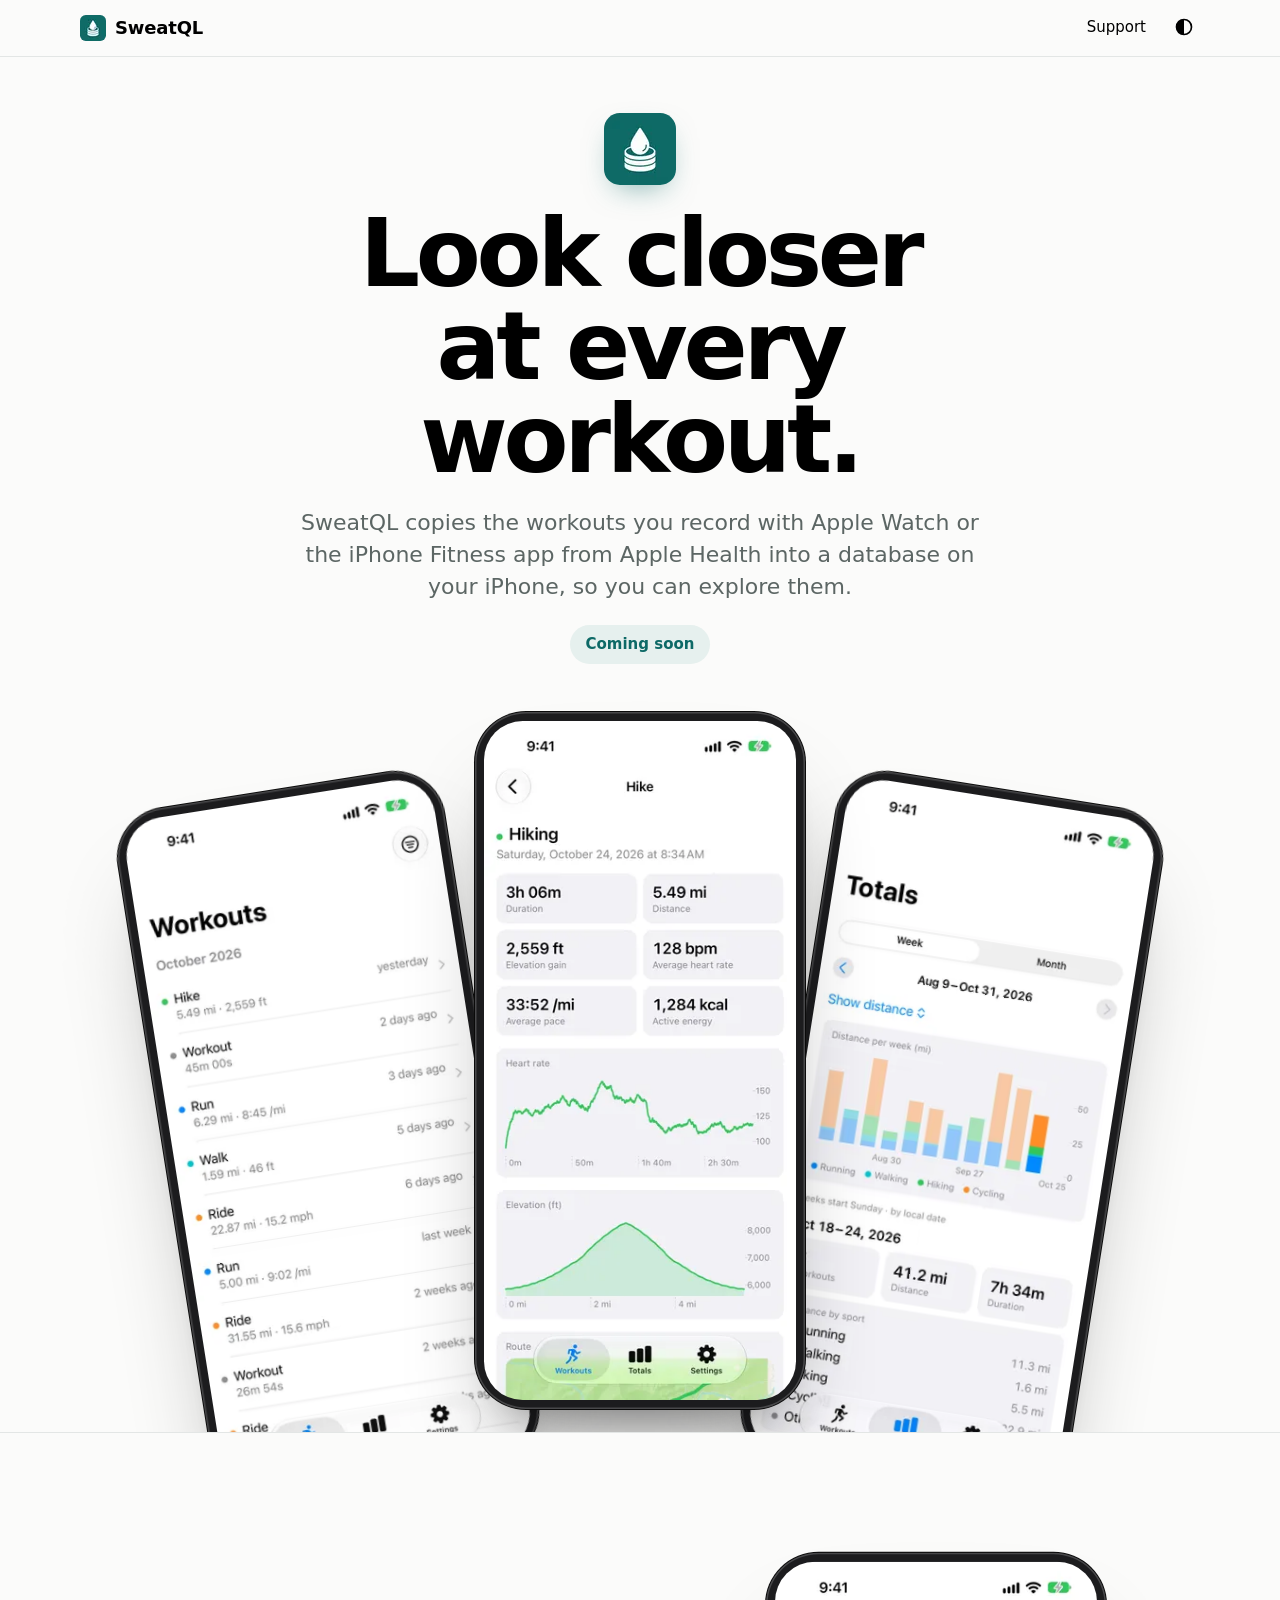
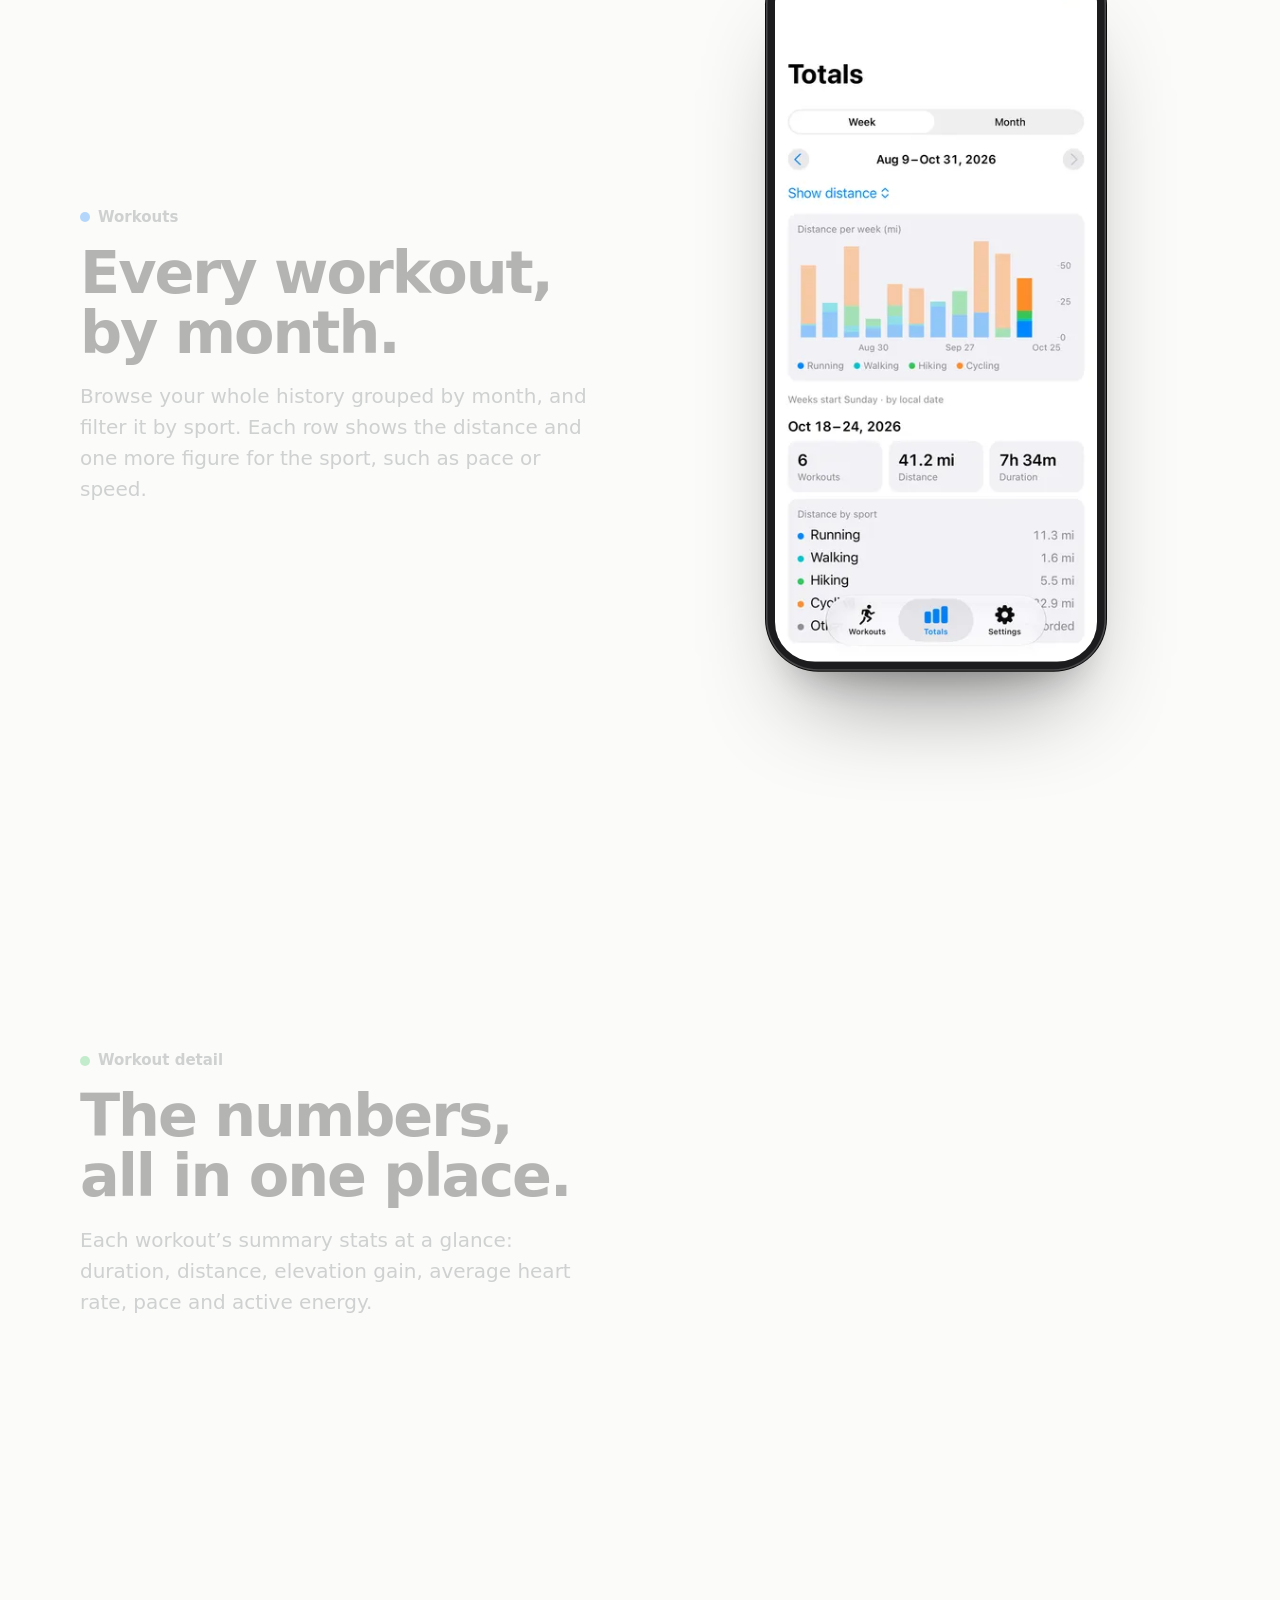
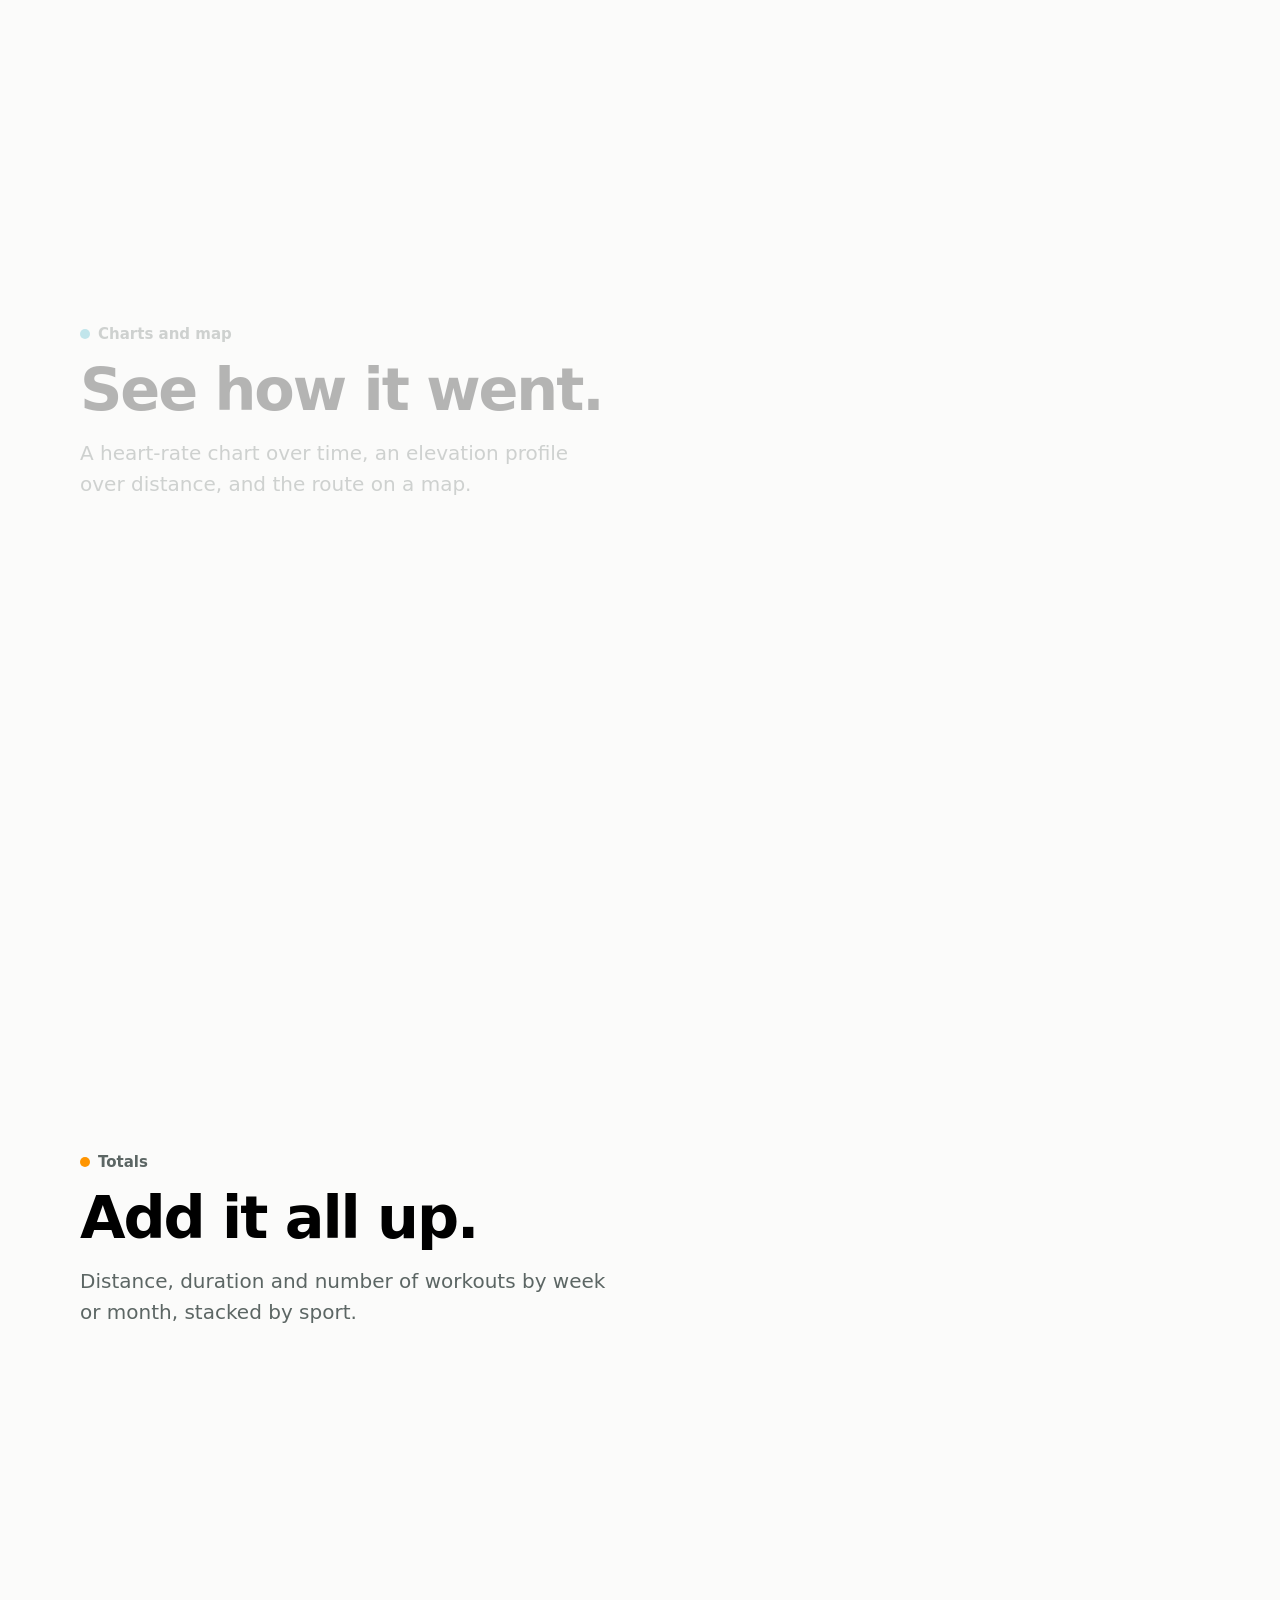
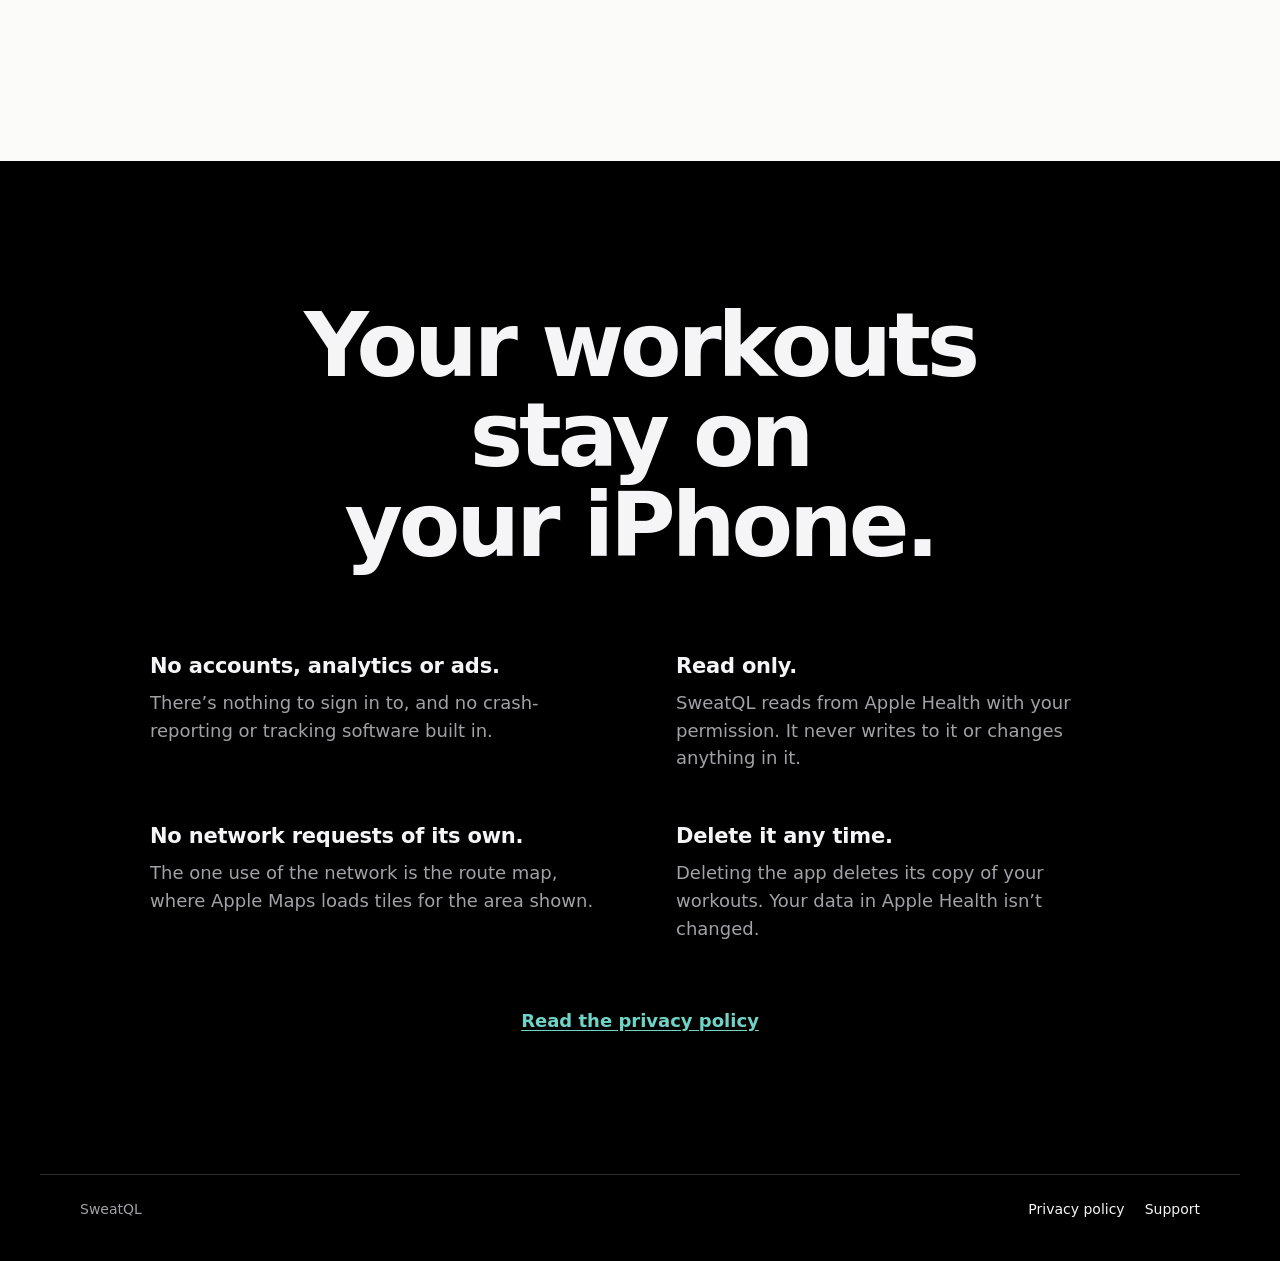
<file: index.html>
<!DOCTYPE html><html lang="en"><head><meta charset="utf-8"><meta name="viewport" content="width=device-width, initial-scale=1"><title>SweatQL</title><meta name="description" content="SweatQL copies your Apple Watch and iPhone workouts from Apple Health into a database on your iPhone, so you can explore them."><link rel="icon" href="/favicon.png" type="image/png"><meta property="og:title" content="SweatQL"><meta property="og:description" content="SweatQL copies your Apple Watch and iPhone workouts from Apple Health into a database on your iPhone, so you can explore them."><script>
			(() => {
				const root = document.documentElement;
				root.classList.add('js');
				let stored = '';
				try {
					stored = localStorage.getItem('starlight-theme') || '';
				} catch {}
				const theme = stored || (matchMedia('(prefers-color-scheme: light)').matches ? 'light' : 'dark');
				root.dataset.theme = theme === 'light' ? 'light' : 'dark';
			})();
		</script><style>sweatql-theme-toggle:where(.astro-l6lhmie6){display:inline-flex}.theme-toggle:where(.astro-l6lhmie6){width:2rem;height:2rem;color:inherit;cursor:pointer;background:0 0;border:0;border-radius:50%;justify-content:center;align-items:center;padding:0;display:inline-flex}.theme-toggle:where(.astro-l6lhmie6):hover{background:color-mix(in srgb, currentColor 10%, transparent)}.theme-toggle:where(.astro-l6lhmie6):focus-visible{outline-offset:2px;outline:2px solid}svg:where(.astro-l6lhmie6){fill:none;stroke:currentColor;stroke-width:2px;stroke-linecap:round;stroke-linejoin:round;width:1.25rem;height:1.25rem;display:none}svg:where(.astro-l6lhmie6) .fill:where(.astro-l6lhmie6){fill:currentColor;stroke:none}:where(.astro-l6lhmie6)[data-choice=light] .light:where(.astro-l6lhmie6),:where(.astro-l6lhmie6)[data-choice=dark] .dark:where(.astro-l6lhmie6),:where(.astro-l6lhmie6)[data-choice=auto] .auto:where(.astro-l6lhmie6){display:block}
</style><link rel="stylesheet" href="/_astro/index.4yK6O2Vm.css"><script type="module" src="/_astro/page.cNngjUgL.js"></script></head><body><a class="skip" href="#main">Skip to content</a><nav class="nav" aria-label="Main"><div class="wrap nav-row"><a class="brand" href="/"><img src="/_astro/logo.Dnua3NuW_6jAc0.webp" alt loading="lazy" decoding="async" width="26" height="26"><span>SweatQL</span></a><ul><li><a href="/support/">Support</a></li><li><sweatql-theme-toggle data-choice="auto" class="astro-l6lhmie6"><button type="button" class="theme-toggle astro-l6lhmie6" aria-label="Theme: auto" title="Theme: auto"><svg class="light astro-l6lhmie6" viewBox="0 0 24 24" aria-hidden="true"><circle cx="12" cy="12" r="4" class="astro-l6lhmie6"></circle><path d="M12 2v2M12 20v2M4.93 4.93l1.41 1.41M17.66 17.66l1.41 1.41M2 12h2M20 12h2M4.93 19.07l1.41-1.41M17.66 6.34l1.41-1.41" class="astro-l6lhmie6"></path></svg><svg class="dark astro-l6lhmie6" viewBox="0 0 24 24" aria-hidden="true"><path d="M20.5 14.5A8.5 8.5 0 0 1 9.5 3.5a8.5 8.5 0 1 0 11 11z" class="astro-l6lhmie6"></path></svg><svg class="auto astro-l6lhmie6" viewBox="0 0 24 24" aria-hidden="true"><circle cx="12" cy="12" r="9" class="astro-l6lhmie6"></circle><path class="fill astro-l6lhmie6" d="M12 3a9 9 0 0 0 0 18z"></path></svg></button></sweatql-theme-toggle><script>
	(() => {
		let stored = '';
		try {
			stored = localStorage.getItem('starlight-theme') || '';
		} catch {}
		const choice = stored === 'light' || stored === 'dark' ? stored : 'auto';
		document.querySelectorAll('sweatql-theme-toggle').forEach((toggle) => {
			toggle.dataset.choice = choice;
		});
	})();
</script><script type="module">var e=`starlight-theme`,t={auto:`light`,light:`dark`,dark:`auto`},n=matchMedia(`(prefers-color-scheme: light)`),r=()=>{let t=null;try{t=localStorage.getItem(e)}catch{}return t===`light`||t===`dark`?t:`auto`},i=e=>{document.documentElement.dataset.theme=e===`auto`?n.matches?`light`:`dark`:e;let t=`Theme: ${e}`;document.querySelectorAll(`sweatql-theme-toggle`).forEach(n=>{n.dataset.choice=e;let r=n.querySelector(`button`);r?.setAttribute(`aria-label`,t),r?.setAttribute(`title`,t)})};n.addEventListener(`change`,()=>{r()===`auto`&&i(`auto`)});var a=class extends HTMLElement{connectedCallback(){i(r()),this.querySelector(`button`)?.addEventListener(`click`,()=>{let n=t[r()];try{localStorage.setItem(e,n===`auto`?``:n)}catch{}i(n)})}};customElements.define(`sweatql-theme-toggle`,a);</script></li></ul></div></nav><header class="hero"><div class="wrap"><img src="/_astro/logo.Dnua3NuW_1CE1Rw.webp" alt loading="lazy" decoding="async" width="72" height="72" class="icon"><h1>Look closer at every workout.</h1><p class="lead">SweatQL copies the workouts you record with Apple Watch or the iPhone Fitness app from Apple Health into a database on your iPhone, so you can explore them.</p><p class="pill">Coming soon</p></div><div class="fan"><div class="phone p1"><img src="/_astro/list-light.DT04rV0w_Z1Pk0li.webp" srcset="/_astro/list-light.DT04rV0w_2si5qN.webp 330w, /_astro/list-light.DT04rV0w_V0vu3.webp 660w" sizes="330px" alt loading="eager" decoding="async" width="824" height="1792" class="shot-light"><img src="/_astro/list-dark.CnpF7zsv_Z2cWnqU.webp" srcset="/_astro/list-dark.CnpF7zsv_1IrkpX.webp 330w, /_astro/list-dark.CnpF7zsv_2wrb8f.webp 660w" sizes="330px" alt loading="eager" decoding="async" width="824" height="1792" class="shot-dark"></div><div class="phone p2"><img src="/_astro/detail-light.DZ0Dh-9K_Z18eGto.webp" srcset="/_astro/detail-light.DZ0Dh-9K_Z1Cqfta.webp 330w, /_astro/detail-light.DZ0Dh-9K_1NKQOE.webp 660w" sizes="330px" alt="A hike in SweatQL: its summary stats and heart-rate chart." loading="eager" decoding="async" width="824" height="1792" class="shot-light"><img src="/_astro/detail-dark.Ctz6KPl8_Z2eB9Hq.webp" srcset="/_astro/detail-dark.Ctz6KPl8_Z1SLPNw.webp 330w, /_astro/detail-dark.Ctz6KPl8_x3HaI.webp 660w" sizes="330px" alt="A hike in SweatQL: its summary stats and heart-rate chart." loading="eager" decoding="async" width="824" height="1792" class="shot-dark"></div><div class="phone p3"><img src="/_astro/totals-light.DGd0azsC_10LFUM.webp" srcset="/_astro/totals-light.DGd0azsC_vA7V1.webp 330w, /_astro/totals-light.DGd0azsC_Z17oSz6.webp 660w" sizes="330px" alt loading="eager" decoding="async" width="824" height="1792" class="shot-light"><img src="/_astro/totals-dark.C_jcoOlD_Z1ahGzr.webp" srcset="/_astro/totals-dark.C_jcoOlD_ZOsnFx.webp 330w, /_astro/totals-dark.C_jcoOlD_1BnaiH.webp 660w" sizes="330px" alt loading="eager" decoding="async" width="824" height="1792" class="shot-dark"></div></div></header><main id="main"><section class="story" aria-label="What SweatQL shows"><div class="wrap story-grid"><div class="steps"><article class="step" data-index="0"><p class="tag"><i class="dot running"></i>Workouts</p><h2>Every workout, by month.</h2><p class="text">Browse your whole history grouped by month, and filter it by sport. Each row shows the distance and one more figure for the sport, such as pace or speed.</p><div class="phone inline"><img src="/_astro/list-light.DT04rV0w_Z1Pk0li.webp" srcset="/_astro/list-light.DT04rV0w_Z1bPgDg.webp 300w, /_astro/list-light.DT04rV0w_m7dMf.webp 600w" sizes="300px" alt="The Workouts tab: a hike, a run, a walk and two rides under October 2026." loading="lazy" decoding="async" width="824" height="1792" class="shot-light"><img src="/_astro/list-dark.CnpF7zsv_Z2cWnqU.webp" srcset="/_astro/list-dark.CnpF7zsv_11dSPg.webp 300w, /_astro/list-dark.CnpF7zsv_2tjxBz.webp 600w" sizes="300px" alt="The Workouts tab: a hike, a run, a walk and two rides under October 2026." loading="lazy" decoding="async" width="824" height="1792" class="shot-dark"></div></article><article class="step" data-index="1"><p class="tag"><i class="dot hiking"></i>Workout detail</p><h2>The numbers, all in one place.</h2><p class="text">Each workout’s summary stats at a glance: duration, distance, elevation gain, average heart rate, pace and active energy.</p><div class="phone inline"><img src="/_astro/detail-light.DZ0Dh-9K_Z18eGto.webp" srcset="/_astro/detail-light.DZ0Dh-9K_Z23n7LL.webp 300w, /_astro/detail-light.DZ0Dh-9K_Z1HMhcR.webp 600w" sizes="300px" alt="A hike’s summary: 3 hours 6 minutes, 5.49 miles, 2,559 feet of climbing and an average heart rate of 128 bpm." loading="lazy" decoding="async" width="824" height="1792" class="shot-light"><img src="/_astro/detail-dark.Ctz6KPl8_Z2eB9Hq.webp" srcset="/_astro/detail-dark.Ctz6KPl8_ZmyaL1.webp 300w, /_astro/detail-dark.Ctz6KPl8_ZTVyIl.webp 600w" sizes="300px" alt="A hike’s summary: 3 hours 6 minutes, 5.49 miles, 2,559 feet of climbing and an average heart rate of 128 bpm." loading="lazy" decoding="async" width="824" height="1792" class="shot-dark"></div></article><article class="step" data-index="2"><p class="tag"><i class="dot walking"></i>Charts and map</p><h2>See how it went.</h2><p class="text">A heart-rate chart over time, an elevation profile over distance, and the route on a map.</p><div class="phone inline"><img src="/_astro/route-light.DnfO7ktI_ZpT6C9.webp" srcset="/_astro/route-light.DnfO7ktI_1r8Rjg.webp 300w, /_astro/route-light.DnfO7ktI_SKtlV.webp 600w" sizes="300px" alt="The same hike’s heart-rate chart, elevation profile and route on a map." loading="lazy" decoding="async" width="824" height="1792" class="shot-light"><img src="/_astro/route-dark.Dz04f2Ta_2slXAO.webp" srcset="/_astro/route-dark.Dz04f2Ta_Z1Xlqv5.webp 300w, /_astro/route-dark.Dz04f2Ta_ZpnV4z.webp 600w" sizes="300px" alt="The same hike’s heart-rate chart, elevation profile and route on a map." loading="lazy" decoding="async" width="824" height="1792" class="shot-dark"></div></article><article class="step" data-index="3"><p class="tag"><i class="dot cycling"></i>Totals</p><h2>Add it all up.</h2><p class="text">Distance, duration and number of workouts by week or month, stacked by sport.</p><div class="phone inline"><img src="/_astro/totals-light.DGd0azsC_10LFUM.webp" srcset="/_astro/totals-light.DGd0azsC_5DfCp.webp 300w, /_astro/totals-light.DGd0azsC_qe6cj.webp 600w" sizes="300px" alt="The Totals tab: twelve weeks of distance as stacked bars by sport, and this week’s figures." loading="lazy" decoding="async" width="824" height="1792" class="shot-light"><img src="/_astro/totals-dark.C_jcoOlD_Z1ahGzr.webp" srcset="/_astro/totals-dark.C_jcoOlD_GKhlX.webp 300w, /_astro/totals-dark.C_jcoOlD_9mSoD.webp 600w" sizes="300px" alt="The Totals tab: twelve weeks of distance as stacked bars by sport, and this week’s figures." loading="lazy" decoding="async" width="824" height="1792" class="shot-dark"></div></article></div><div class="stage" aria-hidden="true"><div class="phone"><div class="screen on" data-index="0"><img src="/_astro/list-light.DT04rV0w_Z1Pk0li.webp" srcset="/_astro/list-light.DT04rV0w_2mhHnt.webp 340w, /_astro/list-light.DT04rV0w_Z1mh0Pq.webp 680w" sizes="340px" alt loading="lazy" decoding="async" width="824" height="1792" class="shot-light"><img src="/_astro/list-dark.CnpF7zsv_Z2cWnqU.webp" srcset="/_astro/list-dark.CnpF7zsv_16e0Du.webp 340w, /_astro/list-dark.CnpF7zsv_ZUcXdD.webp 680w" sizes="340px" alt loading="lazy" decoding="async" width="824" height="1792" class="shot-dark"></div><div class="screen" data-index="1"><img src="/_astro/detail-light.DZ0Dh-9K_Z18eGto.webp" srcset="/_astro/detail-light.DZ0Dh-9K_Z1EoMTn.webp 340w, /_astro/detail-light.DZ0Dh-9K_ZgoPKv.webp 680w" sizes="340px" alt loading="lazy" decoding="async" width="824" height="1792" class="shot-light"><img src="/_astro/detail-dark.Ctz6KPl8_Z2eB9Hq.webp" srcset="/_astro/detail-dark.Ctz6KPl8_ZRNjS5.webp 340w, /_astro/detail-dark.Ctz6KPl8_Z1A7vaA.webp 680w" sizes="340px" alt loading="lazy" decoding="async" width="824" height="1792" class="shot-dark"></div><div class="screen" data-index="2"><img src="/_astro/route-light.DnfO7ktI_ZpT6C9.webp" srcset="/_astro/route-light.DnfO7ktI_USIcc.webp 340w, /_astro/route-light.DnfO7ktI_dzwTG.webp 680w" sizes="340px" alt loading="lazy" decoding="async" width="824" height="1792" class="shot-light"><img src="/_astro/route-dark.Dz04f2Ta_2slXAO.webp" srcset="/_astro/route-dark.Dz04f2Ta_1zLxvE.webp 340w, /_astro/route-dark.Dz04f2Ta_Z28MaHf.webp 680w" sizes="340px" alt loading="lazy" decoding="async" width="824" height="1792" class="shot-dark"></div><div class="screen" data-index="3"><img src="/_astro/totals-light.DGd0azsC_10LFUM.webp" srcset="/_astro/totals-light.DGd0azsC_tBzuN.webp 340w, /_astro/totals-light.DGd0azsC_1RBwDF.webp 680w" sizes="340px" alt loading="lazy" decoding="async" width="824" height="1792" class="shot-light"><img src="/_astro/totals-dark.C_jcoOlD_Z1ahGzr.webp" srcset="/_astro/totals-dark.C_jcoOlD_bv8eT.webp 340w, /_astro/totals-dark.C_jcoOlD_ZvN32B.webp 680w" sizes="340px" alt loading="lazy" decoding="async" width="824" height="1792" class="shot-dark"></div></div></div></div></section><section class="privacy" aria-labelledby="privacy-title"><div class="wrap"><h2 id="privacy-title">Your workouts stay on your iPhone.</h2><div class="facts"><div><h3>No accounts, analytics or ads.</h3><p>There’s nothing to sign in to, and no crash-reporting or tracking software built in.</p></div><div><h3>Read only.</h3><p>SweatQL reads from Apple Health with your permission. It never writes to it or changes anything in it.</p></div><div><h3>No network requests of its own.</h3><p>The one use of the network is the route map, where Apple Maps loads tiles for the area shown.</p></div><div><h3>Delete it any time.</h3><p>Deleting the app deletes its copy of your workouts. Your data in Apple Health isn’t changed.</p></div></div><p class="policy"><a href="/privacy/">Read the privacy policy</a></p></div></section></main><footer class="foot"><div class="wrap foot-row"><span>SweatQL</span><ul><li><a href="/privacy/">Privacy policy</a></li><li><a href="/support/">Support</a></li></ul></div></footer><script type="module">var e=[...document.querySelectorAll(`.step`)],t=[...document.querySelectorAll(`.stage .screen`)],n=n=>{e.forEach(e=>e.classList.toggle(`on`,e.dataset.index===n)),t.forEach(e=>e.classList.toggle(`on`,e.dataset.index===n))},r=new IntersectionObserver(e=>{for(let t of e)t.isIntersecting&&n(t.target.dataset.index)},{rootMargin:`-45% 0px -45% 0px`});e.forEach(e=>r.observe(e)),n(`0`);</script></body></html>
</file>
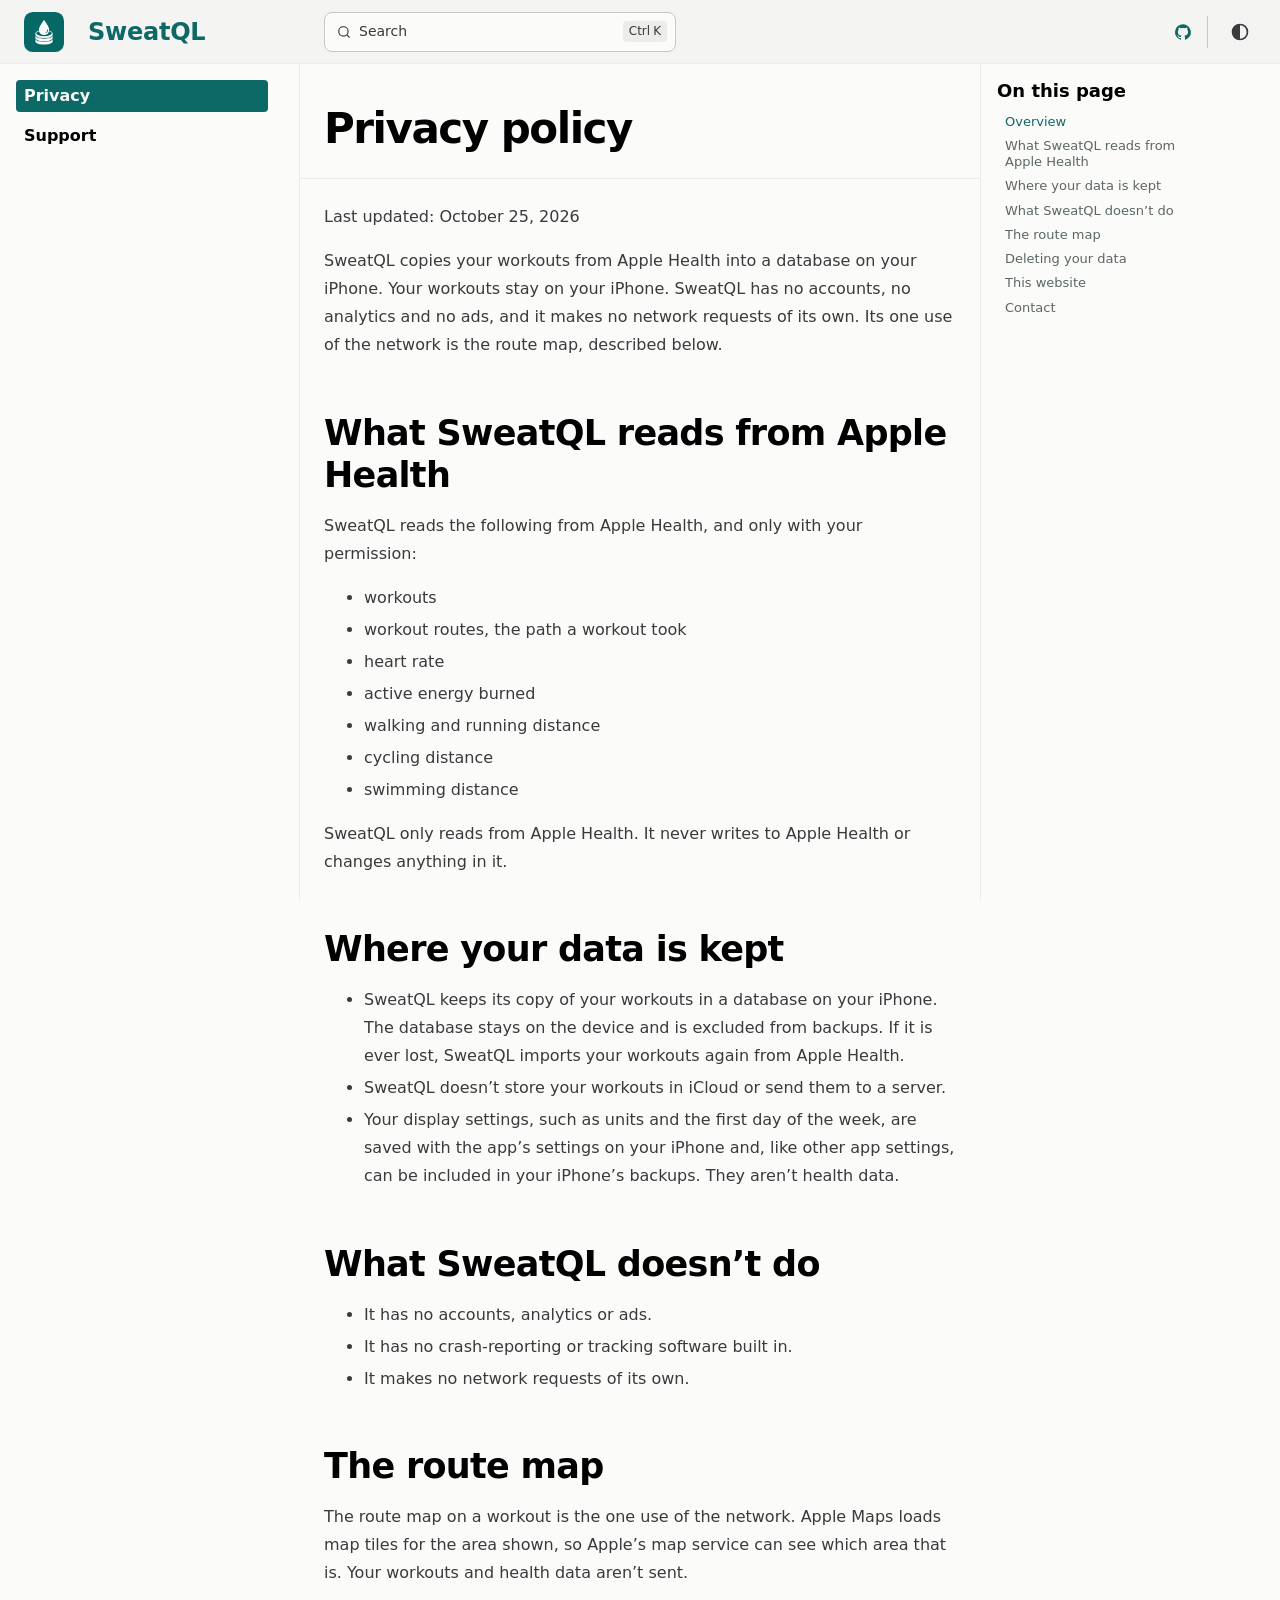
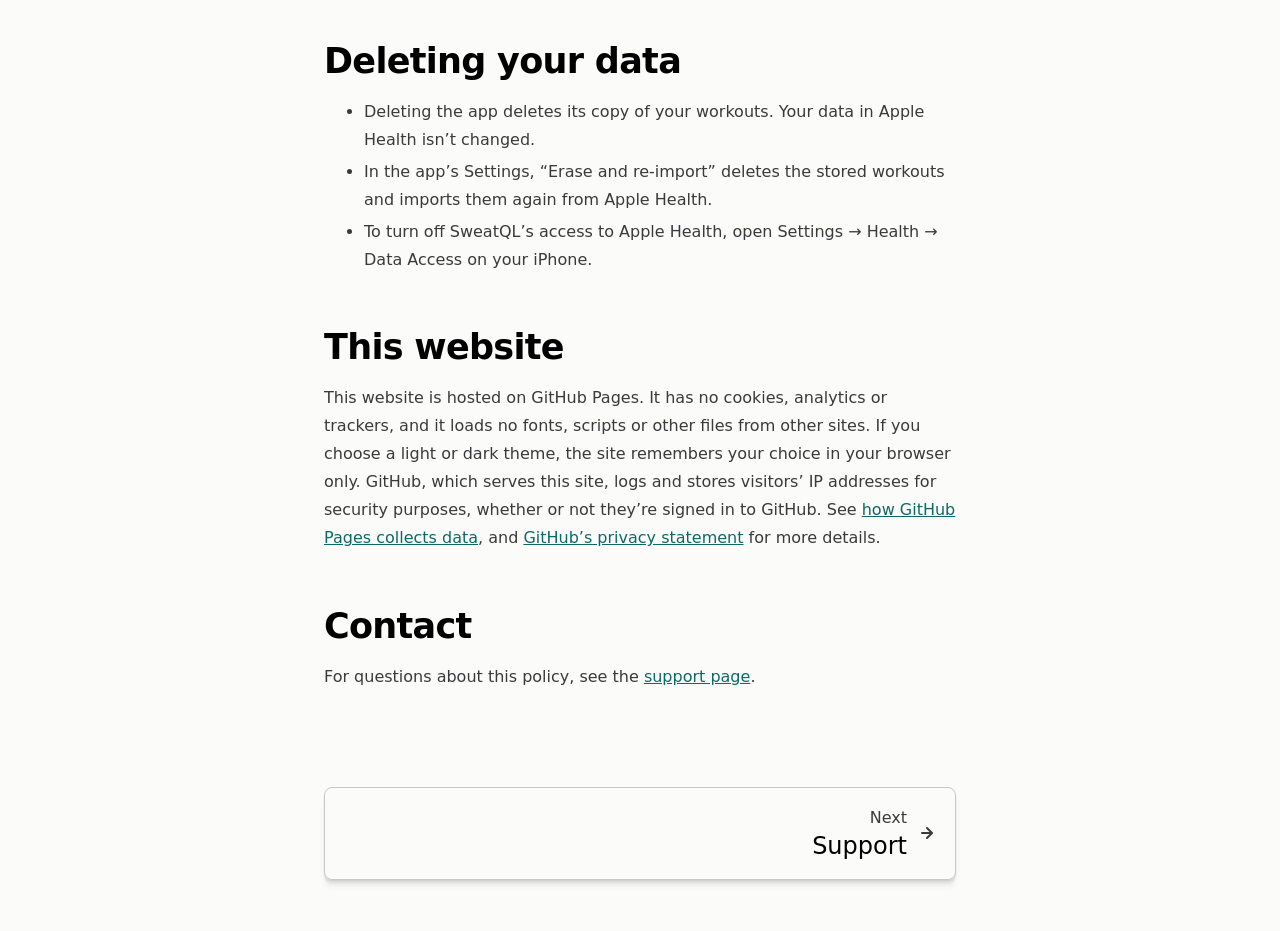
<file: privacy/index.html>
<!DOCTYPE html><html lang="en" dir="ltr" data-theme="dark" data-has-toc data-has-sidebar class="astro-g5ptsecz"><head><meta charset="utf-8"/><meta name="viewport" content="width=device-width, initial-scale=1"/><title>Privacy policy | SweatQL</title><link rel="canonical" href="https://sweatql.com/privacy/"/><link rel="sitemap" href="/sitemap-index.xml"/><link rel="shortcut icon" href="/favicon.png" type="image/png"/><meta name="generator" content="Astro v7.4.2"/><meta name="generator" content="Starlight v0.42.7"/><meta property="og:title" content="Privacy policy"/><meta property="og:type" content="article"/><meta property="og:url" content="https://sweatql.com/privacy/"/><meta property="og:locale" content="en"/><meta property="og:description" content="What SweatQL reads from Apple Health, where it keeps your workouts, and what this website does."/><meta property="og:site_name" content="SweatQL"/><meta name="twitter:card" content="summary_large_image"/><meta name="description" content="What SweatQL reads from Apple Health, where it keeps your workouts, and what this website does."/><script>
	window.StarlightThemeProvider = (() => {
		const storedTheme =
			typeof localStorage !== 'undefined' && localStorage.getItem('starlight-theme');
		const theme =
			storedTheme ||
			(window.matchMedia('(prefers-color-scheme: light)').matches ? 'light' : 'dark');
		document.documentElement.dataset.theme = theme === 'light' ? 'light' : 'dark';
		return {
			updatePickers(theme = storedTheme || 'auto') {
				document.querySelectorAll('starlight-theme-select').forEach((picker) => {
					const select = picker.querySelector('select');
					if (select) select.value = theme;
					/** @type {HTMLTemplateElement | null} */
					const tmpl = document.querySelector(`#theme-icons`);
					const newIcon = tmpl && tmpl.content.querySelector('.' + theme);
					if (newIcon) {
						const oldIcon = picker.querySelector('svg.label-icon');
						if (oldIcon) {
							oldIcon.replaceChildren(...newIcon.cloneNode(true).childNodes);
						}
					}
				});
			},
		};
	})();
</script><template id="theme-icons"><svg aria-hidden="true" class="light astro-hkc32dio" width="16" height="16" viewBox="0 0 24 24" fill="currentColor" style="--sl-icon-size: 1em;"><path d="M5 12a1 1 0 0 0-1-1H3a1 1 0 0 0 0 2h1a1 1 0 0 0 1-1Zm.64 5-.71.71a1 1 0 0 0 0 1.41 1 1 0 0 0 1.41 0l.71-.71A1 1 0 0 0 5.64 17ZM12 5a1 1 0 0 0 1-1V3a1 1 0 0 0-2 0v1a1 1 0 0 0 1 1Zm5.66 2.34a1 1 0 0 0 .7-.29l.71-.71a1 1 0 1 0-1.41-1.41l-.66.71a1 1 0 0 0 0 1.41 1 1 0 0 0 .66.29Zm-12-.29a1 1 0 0 0 1.41 0 1 1 0 0 0 0-1.41l-.71-.71a1.004 1.004 0 1 0-1.43 1.41l.73.71ZM21 11h-1a1 1 0 0 0 0 2h1a1 1 0 0 0 0-2Zm-2.64 6A1 1 0 0 0 17 18.36l.71.71a1 1 0 0 0 1.41 0 1 1 0 0 0 0-1.41l-.76-.66ZM12 6.5a5.5 5.5 0 1 0 5.5 5.5A5.51 5.51 0 0 0 12 6.5Zm0 9a3.5 3.5 0 1 1 0-7 3.5 3.5 0 0 1 0 7Zm0 3.5a1 1 0 0 0-1 1v1a1 1 0 0 0 2 0v-1a1 1 0 0 0-1-1Z"/></svg><svg aria-hidden="true" class="dark astro-hkc32dio" width="16" height="16" viewBox="0 0 24 24" fill="currentColor" style="--sl-icon-size: 1em;"><path d="M21.64 13a1 1 0 0 0-1.05-.14 8.049 8.049 0 0 1-3.37.73 8.15 8.15 0 0 1-8.14-8.1 8.59 8.59 0 0 1 .25-2A1 1 0 0 0 8 2.36a10.14 10.14 0 1 0 14 11.69 1 1 0 0 0-.36-1.05Zm-9.5 6.69A8.14 8.14 0 0 1 7.08 5.22v.27a10.15 10.15 0 0 0 10.14 10.14 9.784 9.784 0 0 0 2.1-.22 8.11 8.11 0 0 1-7.18 4.32v-.04Z"/></svg><svg aria-hidden="true" class="auto astro-hkc32dio" width="16" height="16" viewBox="0 0 24 24" fill="currentColor" style="--sl-icon-size: 1em;"><path d="M21 14h-1V7a3 3 0 0 0-3-3H7a3 3 0 0 0-3 3v7H3a1 1 0 0 0-1 1v2a3 3 0 0 0 3 3h14a3 3 0 0 0 3-3v-2a1 1 0 0 0-1-1ZM6 7a1 1 0 0 1 1-1h10a1 1 0 0 1 1 1v7H6V7Zm14 10a1 1 0 0 1-1 1H5a1 1 0 0 1-1-1v-1h16v1Z"/></svg></template><link rel="stylesheet" href="/_astro/print.ehPL0gv-.css" media="print"><link rel="stylesheet" href="/_astro/common.CAJH_3qJ.css"><style>sweatql-theme-toggle:where(.astro-l6lhmie6){display:inline-flex}.theme-toggle:where(.astro-l6lhmie6){width:2rem;height:2rem;color:inherit;cursor:pointer;background:0 0;border:0;border-radius:50%;justify-content:center;align-items:center;padding:0;display:inline-flex}.theme-toggle:where(.astro-l6lhmie6):hover{background:color-mix(in srgb, currentColor 10%, transparent)}.theme-toggle:where(.astro-l6lhmie6):focus-visible{outline-offset:2px;outline:2px solid}svg:where(.astro-l6lhmie6){fill:none;stroke:currentColor;stroke-width:2px;stroke-linecap:round;stroke-linejoin:round;width:1.25rem;height:1.25rem;display:none}svg:where(.astro-l6lhmie6) .fill:where(.astro-l6lhmie6){fill:currentColor;stroke:none}:where(.astro-l6lhmie6)[data-choice=light] .light:where(.astro-l6lhmie6),:where(.astro-l6lhmie6)[data-choice=dark] .dark:where(.astro-l6lhmie6),:where(.astro-l6lhmie6)[data-choice=auto] .auto:where(.astro-l6lhmie6){display:block}
</style><script type="module" src="/_astro/page.cNngjUgL.js"></script></head><body class="astro-g5ptsecz"><a class="sl-skip-link astro-qb7clj6f" href="#_top">Skip to content</a><div class="page sl-flex astro-yntsjkba"><header class="header astro-yntsjkba"><div class="header astro-by6fddyj"><div class="title-wrapper sl-flex astro-by6fddyj"><a href="/" class="site-title sl-flex astro-6rvad3va"><img class="astro-6rvad3va" alt="SweatQL app icon" src="/_astro/logo.Dnua3NuW.png" width="128" height="128"><span class="astro-6rvad3va" translate="no">SweatQL</span></a></div><div class="sl-flex print:hidden astro-by6fddyj"><site-search class="astro-by6fddyj astro-b5kgnn7o" data-translations="{&quot;placeholder&quot;:&quot;Search&quot;}"><button data-open-modal disabled aria-label="Search" aria-keyshortcuts="Control+K" class="astro-b5kgnn7o"><svg aria-hidden="true" class="astro-b5kgnn7o astro-hkc32dio" width="16" height="16" viewBox="0 0 24 24" fill="currentColor" style="--sl-icon-size: 1em;"><path d="M21.71 20.29 18 16.61A9 9 0 1 0 16.61 18l3.68 3.68a.999.999 0 0 0 1.42 0 1 1 0 0 0 0-1.39ZM11 18a7 7 0 1 1 0-14 7 7 0 0 1 0 14Z"/></svg><span class="sl-hidden md:sl-block astro-b5kgnn7o" aria-hidden="true">Search</span><kbd class="sl-hidden md:sl-flex astro-b5kgnn7o" style="display: none;"><kbd class="astro-b5kgnn7o">Ctrl</kbd><kbd class="astro-b5kgnn7o">K</kbd></kbd></button><dialog style="padding:0" aria-label="Search" class="astro-b5kgnn7o"><div class="dialog-frame sl-flex astro-b5kgnn7o"><button data-close-modal class="sl-flex md:sl-hidden astro-b5kgnn7o">Cancel</button><div class="search-container astro-b5kgnn7o"><div id="starlight__search" class="astro-b5kgnn7o"></div></div></div></dialog></site-search><script>
	(() => {
		const openBtn = document.querySelector('button[data-open-modal]');
		const shortcut = openBtn?.querySelector('kbd');
		if (!openBtn || !(shortcut instanceof HTMLElement)) return;
		const platformKey = shortcut.querySelector('kbd');
		if (platformKey && /(Mac|iPhone|iPod|iPad)/i.test(navigator.platform)) {
			platformKey.textContent = '⌘';
			openBtn.setAttribute('aria-keyshortcuts', 'Meta+K');
		}
		shortcut.style.display = '';
	})();
</script><script type="module" src="/_astro/Search.astro_astro_type_script_index_0_lang.Djc9ZKGJ.js"></script></div><div class="sl-hidden md:sl-flex print:hidden right-group astro-by6fddyj"><div class="sl-flex social-icons astro-by6fddyj"><a href="https://github.com/sweatql/sweatql-docs" rel="me" class="sl-flex astro-n2mnl6yq"><span class="sr-only astro-n2mnl6yq">GitHub</span><svg aria-hidden="true" class="astro-n2mnl6yq astro-hkc32dio" width="16" height="16" viewBox="0 0 24 24" fill="currentColor" style="--sl-icon-size: 1em;"><path d="M12 .3a12 12 0 0 0-3.8 23.38c.6.12.83-.26.83-.57L9 21.07c-3.34.72-4.04-1.61-4.04-1.61-.55-1.39-1.34-1.76-1.34-1.76-1.08-.74.09-.73.09-.73 1.2.09 1.83 1.24 1.83 1.24 1.08 1.83 2.81 1.3 3.5 1 .1-.78.42-1.31.76-1.61-2.67-.3-5.47-1.33-5.47-5.93 0-1.31.47-2.38 1.24-3.22-.14-.3-.54-1.52.1-3.18 0 0 1-.32 3.3 1.23a11.5 11.5 0 0 1 6 0c2.28-1.55 3.29-1.23 3.29-1.23.64 1.66.24 2.88.12 3.18a4.65 4.65 0 0 1 1.23 3.22c0 4.61-2.8 5.63-5.48 5.92.42.36.81 1.1.81 2.22l-.01 3.29c0 .31.2.69.82.57A12 12 0 0 0 12 .3Z"/></svg></a></div><sweatql-theme-toggle data-choice="auto" class="astro-l6lhmie6"><button type="button" class="theme-toggle astro-l6lhmie6" aria-label="Theme: auto" title="Theme: auto"><svg class="light astro-l6lhmie6" viewBox="0 0 24 24" aria-hidden="true"><circle cx="12" cy="12" r="4" class="astro-l6lhmie6"></circle><path d="M12 2v2M12 20v2M4.93 4.93l1.41 1.41M17.66 17.66l1.41 1.41M2 12h2M20 12h2M4.93 19.07l1.41-1.41M17.66 6.34l1.41-1.41" class="astro-l6lhmie6"></path></svg><svg class="dark astro-l6lhmie6" viewBox="0 0 24 24" aria-hidden="true"><path d="M20.5 14.5A8.5 8.5 0 0 1 9.5 3.5a8.5 8.5 0 1 0 11 11z" class="astro-l6lhmie6"></path></svg><svg class="auto astro-l6lhmie6" viewBox="0 0 24 24" aria-hidden="true"><circle cx="12" cy="12" r="9" class="astro-l6lhmie6"></circle><path class="fill astro-l6lhmie6" d="M12 3a9 9 0 0 0 0 18z"></path></svg></button></sweatql-theme-toggle><script>
	(() => {
		let stored = '';
		try {
			stored = localStorage.getItem('starlight-theme') || '';
		} catch {}
		const choice = stored === 'light' || stored === 'dark' ? stored : 'auto';
		document.querySelectorAll('sweatql-theme-toggle').forEach((toggle) => {
			toggle.dataset.choice = choice;
		});
	})();
</script><script type="module">var e=`starlight-theme`,t={auto:`light`,light:`dark`,dark:`auto`},n=matchMedia(`(prefers-color-scheme: light)`),r=()=>{let t=null;try{t=localStorage.getItem(e)}catch{}return t===`light`||t===`dark`?t:`auto`},i=e=>{document.documentElement.dataset.theme=e===`auto`?n.matches?`light`:`dark`:e;let t=`Theme: ${e}`;document.querySelectorAll(`sweatql-theme-toggle`).forEach(n=>{n.dataset.choice=e;let r=n.querySelector(`button`);r?.setAttribute(`aria-label`,t),r?.setAttribute(`title`,t)})};n.addEventListener(`change`,()=>{r()===`auto`&&i(`auto`)});var a=class extends HTMLElement{connectedCallback(){i(r()),this.querySelector(`button`)?.addEventListener(`click`,()=>{let n=t[r()];try{localStorage.setItem(e,n===`auto`?``:n)}catch{}i(n)})}};customElements.define(`sweatql-theme-toggle`,a);</script><script type="module">var e=class extends HTMLElement{constructor(){super();let e=this.querySelector(`select`);e&&(e.addEventListener(`change`,e=>{e.currentTarget instanceof HTMLSelectElement&&(window.location.pathname=e.currentTarget.value)}),window.addEventListener(`pageshow`,t=>{if(!t.persisted)return;let n=e.querySelector(`option[selected]`)?.index;n!==e.selectedIndex&&(e.selectedIndex=n??0)}))}};customElements.define(`starlight-lang-select`,e);</script></div></div></header><nav class="sidebar print:hidden astro-yntsjkba" aria-label="Main"><button popovertarget="starlight__sidebar" class="sl-menu-button sl-flex md:sl-hidden print:hidden astro-r2osgdlg"><svg aria-hidden="true" class="open-menu astro-r2osgdlg astro-hkc32dio" width="16" height="16" viewBox="0 0 24 24" fill="currentColor" style="--sl-icon-size: 1em;"><path d="M3 8h18a1 1 0 1 0 0-2H3a1 1 0 0 0 0 2Zm18 8H3a1 1 0 0 0 0 2h18a1 1 0 0 0 0-2Zm0-5H3a1 1 0 0 0 0 2h18a1 1 0 0 0 0-2Z"/></svg><svg aria-hidden="true" class="close-menu astro-r2osgdlg astro-hkc32dio" width="16" height="16" viewBox="0 0 24 24" fill="currentColor" style="--sl-icon-size: 1em;"><path d="m13.41 12 6.3-6.29a1.004 1.004 0 1 0-1.42-1.42L12 10.59l-6.29-6.3a1.004 1.004 0 0 0-1.42 1.42l6.3 6.29-6.3 6.29a1 1 0 0 0 0 1.42.998.998 0 0 0 1.42 0l6.29-6.3 6.29 6.3a.999.999 0 0 0 1.42 0 1 1 0 0 0 0-1.42L13.41 12Z"/></svg><span class="sr-only astro-r2osgdlg">Menu</span></button><script type="module">var e=class extends HTMLElement{constructor(){super();let e=matchMedia(`(min-width: 50em)`),t=()=>{this.popover=e.matches?null:`auto`};t(),e.addEventListener(`change`,()=>t()),this.addEventListener(`toggle`,({newState:e})=>this.trapFocus(e===`open`))}trapFocus(e){document.querySelectorAll(`.main-frame, .sl-skip-link`).forEach(t=>{t.toggleAttribute(`inert`,e)})}};customElements.define(`sl-sidebar-pane`,e);</script><sl-sidebar-pane popover id="starlight__sidebar" class="sidebar-pane astro-yntsjkba"><div class="sidebar-content sl-flex astro-yntsjkba"><sl-sidebar-state-persist data-hash="14ndf66" class="astro-ipdry5cl"><script aria-hidden="true">
		(() => {
			try {
				if (!matchMedia('(min-width: 50em)').matches) return;
				/** @type {HTMLElement | null} */
				const target = document.querySelector('sl-sidebar-state-persist');
				const state = JSON.parse(sessionStorage.getItem('sl-sidebar-state') || '0');
				if (!target || !state || target.dataset.hash !== state.hash) return;
				window._starlightScrollRestore = state.scroll;
				customElements.define(
					'sl-sidebar-restore',
					class SidebarRestore extends HTMLElement {
						connectedCallback() {
							try {
								const idx = parseInt(this.dataset.index || '');
								const details = this.closest('details');
								if (details && typeof state.open[idx] === 'boolean') details.open = state.open[idx];
							} catch {}
						}
					}
				);
			} catch {}
		})();
	</script><ul class="top-level astro-rmhv4bp6"><li class="astro-rmhv4bp6"><a href="/privacy/" aria-current="page" class="large astro-rmhv4bp6"><span class="astro-rmhv4bp6">Privacy</span></a></li><li class="astro-rmhv4bp6"><a href="/support/" class="large astro-rmhv4bp6"><span class="astro-rmhv4bp6">Support</span></a></li></ul><script aria-hidden="true">
		(() => {
			const scroller = document.getElementById('starlight__sidebar');
			if (!window._starlightScrollRestore || !scroller) return;
			scroller.scrollTop = window._starlightScrollRestore;
			delete window._starlightScrollRestore;
		})();
	</script></sl-sidebar-state-persist><div class="md:sl-hidden"><div class="mobile-preferences sl-flex astro-p4azlveh"><div class="social-icons astro-p4azlveh"><a href="https://github.com/sweatql/sweatql-docs" rel="me" class="sl-flex astro-n2mnl6yq"><span class="sr-only astro-n2mnl6yq">GitHub</span><svg aria-hidden="true" class="astro-n2mnl6yq astro-hkc32dio" width="16" height="16" viewBox="0 0 24 24" fill="currentColor" style="--sl-icon-size: 1em;"><path d="M12 .3a12 12 0 0 0-3.8 23.38c.6.12.83-.26.83-.57L9 21.07c-3.34.72-4.04-1.61-4.04-1.61-.55-1.39-1.34-1.76-1.34-1.76-1.08-.74.09-.73.09-.73 1.2.09 1.83 1.24 1.83 1.24 1.08 1.83 2.81 1.3 3.5 1 .1-.78.42-1.31.76-1.61-2.67-.3-5.47-1.33-5.47-5.93 0-1.31.47-2.38 1.24-3.22-.14-.3-.54-1.52.1-3.18 0 0 1-.32 3.3 1.23a11.5 11.5 0 0 1 6 0c2.28-1.55 3.29-1.23 3.29-1.23.64 1.66.24 2.88.12 3.18a4.65 4.65 0 0 1 1.23 3.22c0 4.61-2.8 5.63-5.48 5.92.42.36.81 1.1.81 2.22l-.01 3.29c0 .31.2.69.82.57A12 12 0 0 0 12 .3Z"/></svg></a></div><sweatql-theme-toggle data-choice="auto" class="astro-l6lhmie6"><button type="button" class="theme-toggle astro-l6lhmie6" aria-label="Theme: auto" title="Theme: auto"><svg class="light astro-l6lhmie6" viewBox="0 0 24 24" aria-hidden="true"><circle cx="12" cy="12" r="4" class="astro-l6lhmie6"></circle><path d="M12 2v2M12 20v2M4.93 4.93l1.41 1.41M17.66 17.66l1.41 1.41M2 12h2M20 12h2M4.93 19.07l1.41-1.41M17.66 6.34l1.41-1.41" class="astro-l6lhmie6"></path></svg><svg class="dark astro-l6lhmie6" viewBox="0 0 24 24" aria-hidden="true"><path d="M20.5 14.5A8.5 8.5 0 0 1 9.5 3.5a8.5 8.5 0 1 0 11 11z" class="astro-l6lhmie6"></path></svg><svg class="auto astro-l6lhmie6" viewBox="0 0 24 24" aria-hidden="true"><circle cx="12" cy="12" r="9" class="astro-l6lhmie6"></circle><path class="fill astro-l6lhmie6" d="M12 3a9 9 0 0 0 0 18z"></path></svg></button></sweatql-theme-toggle><script>
	(() => {
		let stored = '';
		try {
			stored = localStorage.getItem('starlight-theme') || '';
		} catch {}
		const choice = stored === 'light' || stored === 'dark' ? stored : 'auto';
		document.querySelectorAll('sweatql-theme-toggle').forEach((toggle) => {
			toggle.dataset.choice = choice;
		});
	})();
</script></div></div></div></sl-sidebar-pane></nav><div class="main-frame astro-yntsjkba"><script type="module">var e=document.getElementById(`starlight__sidebar`),t=e?.querySelector(`sl-sidebar-state-persist`),n=`sl-sidebar-state`,r=()=>{let r=[],i=t?.dataset.hash||``;try{let e=sessionStorage.getItem(n),t=JSON.parse(e||`{}`);Array.isArray(t.open)&&t.hash===i&&(r=t.open)}catch{}return{hash:i,open:r,scroll:e?.scrollTop||0}},i=e=>{try{sessionStorage.setItem(n,JSON.stringify(e))}catch{}},a=()=>i(r()),o=(e,t)=>{let n=r();n.open[t]=e,i(n)};t?.addEventListener(`click`,e=>{if(!(e.target instanceof Element))return;let t=e.target.closest(`summary`)?.closest(`details`);if(!t)return;let n=t.querySelector(`sl-sidebar-restore`),r=parseInt(n?.dataset.index||``);isNaN(r)||o(!t.open,r)}),addEventListener(`visibilitychange`,()=>{document.visibilityState===`hidden`&&a()});</script><div class="lg:sl-flex astro-lrzkfocr"><aside class="right-sidebar-container print:hidden astro-lrzkfocr"><div class="right-sidebar astro-lrzkfocr"><div class="lg:sl-hidden astro-qok35upx"><mobile-starlight-toc data-min-h="2" data-max-h="3" class="astro-66cqc7ze"><nav aria-labelledby="starlight__on-this-page--mobile" class="astro-66cqc7ze"><details id="starlight__mobile-toc" class="astro-66cqc7ze"><summary id="starlight__on-this-page--mobile" class="sl-flex astro-66cqc7ze"><span class="toggle sl-flex astro-66cqc7ze">On this page<svg aria-hidden="true" class="caret astro-66cqc7ze astro-hkc32dio" width="16" height="16" viewBox="0 0 24 24" fill="currentColor" style="--sl-icon-size: 1rem;"><path d="m14.83 11.29-4.24-4.24a1 1 0 1 0-1.42 1.41L12.71 12l-3.54 3.54a1 1 0 0 0 0 1.41 1 1 0 0 0 .71.29 1 1 0 0 0 .71-.29l4.24-4.24a1.002 1.002 0 0 0 0-1.42Z"/></svg></span><span class="display-current astro-66cqc7ze"></span></summary><div class="dropdown astro-66cqc7ze"><ul class="isMobile astro-jugkfwgx" style="--depth: 0;"><li style="--depth: 0;" class="astro-jugkfwgx"><a href="#_top" style="--depth: 0;" class="astro-jugkfwgx"><span style="--depth: 0;" class="astro-jugkfwgx">Overview</span></a></li><li style="--depth: 0;" class="astro-jugkfwgx"><a href="#what-sweatql-reads-from-apple-health" style="--depth: 0;" class="astro-jugkfwgx"><span style="--depth: 0;" class="astro-jugkfwgx">What SweatQL reads from Apple Health</span></a></li><li style="--depth: 0;" class="astro-jugkfwgx"><a href="#where-your-data-is-kept" style="--depth: 0;" class="astro-jugkfwgx"><span style="--depth: 0;" class="astro-jugkfwgx">Where your data is kept</span></a></li><li style="--depth: 0;" class="astro-jugkfwgx"><a href="#what-sweatql-doesnt-do" style="--depth: 0;" class="astro-jugkfwgx"><span style="--depth: 0;" class="astro-jugkfwgx">What SweatQL doesn’t do</span></a></li><li style="--depth: 0;" class="astro-jugkfwgx"><a href="#the-route-map" style="--depth: 0;" class="astro-jugkfwgx"><span style="--depth: 0;" class="astro-jugkfwgx">The route map</span></a></li><li style="--depth: 0;" class="astro-jugkfwgx"><a href="#deleting-your-data" style="--depth: 0;" class="astro-jugkfwgx"><span style="--depth: 0;" class="astro-jugkfwgx">Deleting your data</span></a></li><li style="--depth: 0;" class="astro-jugkfwgx"><a href="#this-website" style="--depth: 0;" class="astro-jugkfwgx"><span style="--depth: 0;" class="astro-jugkfwgx">This website</span></a></li><li style="--depth: 0;" class="astro-jugkfwgx"><a href="#contact" style="--depth: 0;" class="astro-jugkfwgx"><span style="--depth: 0;" class="astro-jugkfwgx">Contact</span></a></li></ul></div></details></nav></mobile-starlight-toc><script type="module" src="/_astro/MobileTableOfContents.astro_astro_type_script_index_0_lang.C3fM4Kra.js"></script></div><div class="right-sidebar-panel sl-hidden lg:sl-block astro-qok35upx"><div class="sl-container astro-qok35upx"><starlight-toc data-min-h="2" data-max-h="3"><nav aria-labelledby="starlight__on-this-page"><h2 id="starlight__on-this-page">On this page</h2><ul class="astro-jugkfwgx" style="--depth: 0;"><li style="--depth: 0;" class="astro-jugkfwgx"><a href="#_top" style="--depth: 0;" class="astro-jugkfwgx"><span style="--depth: 0;" class="astro-jugkfwgx">Overview</span></a></li><li style="--depth: 0;" class="astro-jugkfwgx"><a href="#what-sweatql-reads-from-apple-health" style="--depth: 0;" class="astro-jugkfwgx"><span style="--depth: 0;" class="astro-jugkfwgx">What SweatQL reads from Apple Health</span></a></li><li style="--depth: 0;" class="astro-jugkfwgx"><a href="#where-your-data-is-kept" style="--depth: 0;" class="astro-jugkfwgx"><span style="--depth: 0;" class="astro-jugkfwgx">Where your data is kept</span></a></li><li style="--depth: 0;" class="astro-jugkfwgx"><a href="#what-sweatql-doesnt-do" style="--depth: 0;" class="astro-jugkfwgx"><span style="--depth: 0;" class="astro-jugkfwgx">What SweatQL doesn’t do</span></a></li><li style="--depth: 0;" class="astro-jugkfwgx"><a href="#the-route-map" style="--depth: 0;" class="astro-jugkfwgx"><span style="--depth: 0;" class="astro-jugkfwgx">The route map</span></a></li><li style="--depth: 0;" class="astro-jugkfwgx"><a href="#deleting-your-data" style="--depth: 0;" class="astro-jugkfwgx"><span style="--depth: 0;" class="astro-jugkfwgx">Deleting your data</span></a></li><li style="--depth: 0;" class="astro-jugkfwgx"><a href="#this-website" style="--depth: 0;" class="astro-jugkfwgx"><span style="--depth: 0;" class="astro-jugkfwgx">This website</span></a></li><li style="--depth: 0;" class="astro-jugkfwgx"><a href="#contact" style="--depth: 0;" class="astro-jugkfwgx"><span style="--depth: 0;" class="astro-jugkfwgx">Contact</span></a></li></ul></nav></starlight-toc><script type="module" src="/_astro/TableOfContents.astro_astro_type_script_index_0_lang.BpJaGz7G.js"></script></div></div></div></aside><div class="main-pane astro-lrzkfocr"><main data-pagefind-body class="astro-g5ptsecz" lang="en" dir="ltr"><div class="content-panel astro-a7po4psb"><div class="sl-container astro-a7po4psb"><h1 id="_top" class="astro-bebwqqxs">Privacy policy</h1></div></div><div class="content-panel astro-a7po4psb"><div class="sl-container astro-a7po4psb"><div class="sl-markdown-content"><p>Last updated: October 25, 2026</p>
<p>SweatQL copies your workouts from Apple Health into a database on your iPhone. Your workouts stay on your iPhone. SweatQL has no accounts, no analytics and no ads, and it makes no network requests of its own. Its one use of the network is the route map, described below.</p>
<div class="sl-heading-wrapper level-h2"><h2 id="what-sweatql-reads-from-apple-health">What SweatQL reads from Apple Health</h2><a class="sl-anchor-link" href="#what-sweatql-reads-from-apple-health"><span aria-hidden="true" class="sl-anchor-icon"><svg width="16" height="16" viewBox="0 0 24 24" fill="currentColor"><path d="m12.11 15.39-3.88 3.88a2.52 2.52 0 0 1-3.5 0 2.47 2.47 0 0 1 0-3.5l3.88-3.88a1 1 0 1 0-1.42-1.42l-3.88 3.89a4.48 4.48 0 0 0 6.33 6.33l3.89-3.88a1 1 0 0 0-1.42-1.42m8.58-12.08a4.49 4.49 0 0 0-6.33 0l-3.89 3.88a1 1 0 1 0 1.42 1.42l3.88-3.88a2.52 2.52 0 0 1 3.5 0 2.47 2.47 0 0 1 0 3.5l-3.88 3.88a1 1 0 0 0 0 1.42 1 1 0 0 0 1.42 0l3.88-3.89a4.49 4.49 0 0 0 0-6.33M8.83 15.17a1 1 0 0 0 .71.29 1 1 0 0 0 .71-.29l4.92-4.92a1 1 0 1 0-1.42-1.42l-4.92 4.92a1 1 0 0 0 0 1.42"></path></svg></span><span class="sr-only" data-pagefind-ignore>Section titled “What SweatQL reads from Apple Health”</span></a></div>
<p>SweatQL reads the following from Apple Health, and only with your permission:</p>
<ul>
<li>workouts</li>
<li>workout routes, the path a workout took</li>
<li>heart rate</li>
<li>active energy burned</li>
<li>walking and running distance</li>
<li>cycling distance</li>
<li>swimming distance</li>
</ul>
<p>SweatQL only reads from Apple Health. It never writes to Apple Health or changes anything in it.</p>
<div class="sl-heading-wrapper level-h2"><h2 id="where-your-data-is-kept">Where your data is kept</h2><a class="sl-anchor-link" href="#where-your-data-is-kept"><span aria-hidden="true" class="sl-anchor-icon"><svg width="16" height="16" viewBox="0 0 24 24" fill="currentColor"><path d="m12.11 15.39-3.88 3.88a2.52 2.52 0 0 1-3.5 0 2.47 2.47 0 0 1 0-3.5l3.88-3.88a1 1 0 1 0-1.42-1.42l-3.88 3.89a4.48 4.48 0 0 0 6.33 6.33l3.89-3.88a1 1 0 0 0-1.42-1.42m8.58-12.08a4.49 4.49 0 0 0-6.33 0l-3.89 3.88a1 1 0 1 0 1.42 1.42l3.88-3.88a2.52 2.52 0 0 1 3.5 0 2.47 2.47 0 0 1 0 3.5l-3.88 3.88a1 1 0 0 0 0 1.42 1 1 0 0 0 1.42 0l3.88-3.89a4.49 4.49 0 0 0 0-6.33M8.83 15.17a1 1 0 0 0 .71.29 1 1 0 0 0 .71-.29l4.92-4.92a1 1 0 1 0-1.42-1.42l-4.92 4.92a1 1 0 0 0 0 1.42"></path></svg></span><span class="sr-only" data-pagefind-ignore>Section titled “Where your data is kept”</span></a></div>
<ul>
<li>SweatQL keeps its copy of your workouts in a database on your iPhone. The database stays on the device and is excluded from backups. If it is ever lost, SweatQL imports your workouts again from Apple Health.</li>
<li>SweatQL doesn’t store your workouts in iCloud or send them to a server.</li>
<li>Your display settings, such as units and the first day of the week, are saved with the app’s settings on your iPhone and, like other app settings, can be included in your iPhone’s backups. They aren’t health data.</li>
</ul>
<div class="sl-heading-wrapper level-h2"><h2 id="what-sweatql-doesnt-do">What SweatQL doesn’t do</h2><a class="sl-anchor-link" href="#what-sweatql-doesnt-do"><span aria-hidden="true" class="sl-anchor-icon"><svg width="16" height="16" viewBox="0 0 24 24" fill="currentColor"><path d="m12.11 15.39-3.88 3.88a2.52 2.52 0 0 1-3.5 0 2.47 2.47 0 0 1 0-3.5l3.88-3.88a1 1 0 1 0-1.42-1.42l-3.88 3.89a4.48 4.48 0 0 0 6.33 6.33l3.89-3.88a1 1 0 0 0-1.42-1.42m8.58-12.08a4.49 4.49 0 0 0-6.33 0l-3.89 3.88a1 1 0 1 0 1.42 1.42l3.88-3.88a2.52 2.52 0 0 1 3.5 0 2.47 2.47 0 0 1 0 3.5l-3.88 3.88a1 1 0 0 0 0 1.42 1 1 0 0 0 1.42 0l3.88-3.89a4.49 4.49 0 0 0 0-6.33M8.83 15.17a1 1 0 0 0 .71.29 1 1 0 0 0 .71-.29l4.92-4.92a1 1 0 1 0-1.42-1.42l-4.92 4.92a1 1 0 0 0 0 1.42"></path></svg></span><span class="sr-only" data-pagefind-ignore>Section titled “What SweatQL doesn’t do”</span></a></div>
<ul>
<li>It has no accounts, analytics or ads.</li>
<li>It has no crash-reporting or tracking software built in.</li>
<li>It makes no network requests of its own.</li>
</ul>
<div class="sl-heading-wrapper level-h2"><h2 id="the-route-map">The route map</h2><a class="sl-anchor-link" href="#the-route-map"><span aria-hidden="true" class="sl-anchor-icon"><svg width="16" height="16" viewBox="0 0 24 24" fill="currentColor"><path d="m12.11 15.39-3.88 3.88a2.52 2.52 0 0 1-3.5 0 2.47 2.47 0 0 1 0-3.5l3.88-3.88a1 1 0 1 0-1.42-1.42l-3.88 3.89a4.48 4.48 0 0 0 6.33 6.33l3.89-3.88a1 1 0 0 0-1.42-1.42m8.58-12.08a4.49 4.49 0 0 0-6.33 0l-3.89 3.88a1 1 0 1 0 1.42 1.42l3.88-3.88a2.52 2.52 0 0 1 3.5 0 2.47 2.47 0 0 1 0 3.5l-3.88 3.88a1 1 0 0 0 0 1.42 1 1 0 0 0 1.42 0l3.88-3.89a4.49 4.49 0 0 0 0-6.33M8.83 15.17a1 1 0 0 0 .71.29 1 1 0 0 0 .71-.29l4.92-4.92a1 1 0 1 0-1.42-1.42l-4.92 4.92a1 1 0 0 0 0 1.42"></path></svg></span><span class="sr-only" data-pagefind-ignore>Section titled “The route map”</span></a></div>
<p>The route map on a workout is the one use of the network. Apple Maps loads map tiles for the area shown, so Apple’s map service can see which area that is. Your workouts and health data aren’t sent.</p>
<div class="sl-heading-wrapper level-h2"><h2 id="deleting-your-data">Deleting your data</h2><a class="sl-anchor-link" href="#deleting-your-data"><span aria-hidden="true" class="sl-anchor-icon"><svg width="16" height="16" viewBox="0 0 24 24" fill="currentColor"><path d="m12.11 15.39-3.88 3.88a2.52 2.52 0 0 1-3.5 0 2.47 2.47 0 0 1 0-3.5l3.88-3.88a1 1 0 1 0-1.42-1.42l-3.88 3.89a4.48 4.48 0 0 0 6.33 6.33l3.89-3.88a1 1 0 0 0-1.42-1.42m8.58-12.08a4.49 4.49 0 0 0-6.33 0l-3.89 3.88a1 1 0 1 0 1.42 1.42l3.88-3.88a2.52 2.52 0 0 1 3.5 0 2.47 2.47 0 0 1 0 3.5l-3.88 3.88a1 1 0 0 0 0 1.42 1 1 0 0 0 1.42 0l3.88-3.89a4.49 4.49 0 0 0 0-6.33M8.83 15.17a1 1 0 0 0 .71.29 1 1 0 0 0 .71-.29l4.92-4.92a1 1 0 1 0-1.42-1.42l-4.92 4.92a1 1 0 0 0 0 1.42"></path></svg></span><span class="sr-only" data-pagefind-ignore>Section titled “Deleting your data”</span></a></div>
<ul>
<li>Deleting the app deletes its copy of your workouts. Your data in Apple Health isn’t changed.</li>
<li>In the app’s Settings, “Erase and re-import” deletes the stored workouts and imports them again from Apple Health.</li>
<li>To turn off SweatQL’s access to Apple Health, open Settings → Health → Data Access on your iPhone.</li>
</ul>
<div class="sl-heading-wrapper level-h2"><h2 id="this-website">This website</h2><a class="sl-anchor-link" href="#this-website"><span aria-hidden="true" class="sl-anchor-icon"><svg width="16" height="16" viewBox="0 0 24 24" fill="currentColor"><path d="m12.11 15.39-3.88 3.88a2.52 2.52 0 0 1-3.5 0 2.47 2.47 0 0 1 0-3.5l3.88-3.88a1 1 0 1 0-1.42-1.42l-3.88 3.89a4.48 4.48 0 0 0 6.33 6.33l3.89-3.88a1 1 0 0 0-1.42-1.42m8.58-12.08a4.49 4.49 0 0 0-6.33 0l-3.89 3.88a1 1 0 1 0 1.42 1.42l3.88-3.88a2.52 2.52 0 0 1 3.5 0 2.47 2.47 0 0 1 0 3.5l-3.88 3.88a1 1 0 0 0 0 1.42 1 1 0 0 0 1.42 0l3.88-3.89a4.49 4.49 0 0 0 0-6.33M8.83 15.17a1 1 0 0 0 .71.29 1 1 0 0 0 .71-.29l4.92-4.92a1 1 0 1 0-1.42-1.42l-4.92 4.92a1 1 0 0 0 0 1.42"></path></svg></span><span class="sr-only" data-pagefind-ignore>Section titled “This website”</span></a></div>
<p>This website is hosted on GitHub Pages. It has no cookies, analytics or trackers, and it loads no fonts, scripts or other files from other sites. If you choose a light or dark theme, the site remembers your choice in your browser only. GitHub, which serves this site, logs and stores visitors’ IP addresses for security purposes, whether or not they’re signed in to GitHub. See <a href="https://docs.github.com/en/pages/getting-started-with-github-pages/what-is-github-pages#data-collection">how GitHub Pages collects data</a>, and <a href="https://docs.github.com/en/site-policy/privacy-policies/github-general-privacy-statement">GitHub’s privacy statement</a> for more details.</p>
<div class="sl-heading-wrapper level-h2"><h2 id="contact">Contact</h2><a class="sl-anchor-link" href="#contact"><span aria-hidden="true" class="sl-anchor-icon"><svg width="16" height="16" viewBox="0 0 24 24" fill="currentColor"><path d="m12.11 15.39-3.88 3.88a2.52 2.52 0 0 1-3.5 0 2.47 2.47 0 0 1 0-3.5l3.88-3.88a1 1 0 1 0-1.42-1.42l-3.88 3.89a4.48 4.48 0 0 0 6.33 6.33l3.89-3.88a1 1 0 0 0-1.42-1.42m8.58-12.08a4.49 4.49 0 0 0-6.33 0l-3.89 3.88a1 1 0 1 0 1.42 1.42l3.88-3.88a2.52 2.52 0 0 1 3.5 0 2.47 2.47 0 0 1 0 3.5l-3.88 3.88a1 1 0 0 0 0 1.42 1 1 0 0 0 1.42 0l3.88-3.89a4.49 4.49 0 0 0 0-6.33M8.83 15.17a1 1 0 0 0 .71.29 1 1 0 0 0 .71-.29l4.92-4.92a1 1 0 1 0-1.42-1.42l-4.92 4.92a1 1 0 0 0 0 1.42"></path></svg></span><span class="sr-only" data-pagefind-ignore>Section titled “Contact”</span></a></div>
<p>For questions about this policy, see the <a href="/support/">support page</a>.</p>
</div><footer class="sl-flex astro-ddtxxk7k"><div class="meta sl-flex astro-ddtxxk7k"></div><div class="pagination-links print:hidden astro-b5raizh3" dir="ltr"><a href="/support/" rel="next" class="astro-b5raizh3"><svg aria-hidden="true" class="astro-b5raizh3 astro-hkc32dio" width="16" height="16" viewBox="0 0 24 24" fill="currentColor" style="--sl-icon-size: 1.5rem;"><path d="M17.92 11.62a1.001 1.001 0 0 0-.21-.33l-5-5a1.003 1.003 0 1 0-1.42 1.42l3.3 3.29H7a1 1 0 0 0 0 2h7.59l-3.3 3.29a1.002 1.002 0 0 0 .325 1.639 1 1 0 0 0 1.095-.219l5-5a1 1 0 0 0 .21-.33 1 1 0 0 0 0-.76Z"/></svg><span class="astro-b5raizh3">Next<br class="astro-b5raizh3"><span class="link-title astro-b5raizh3">Support</span></span></a></div></footer></div></div></main></div></div></div></div></body></html>
</file>
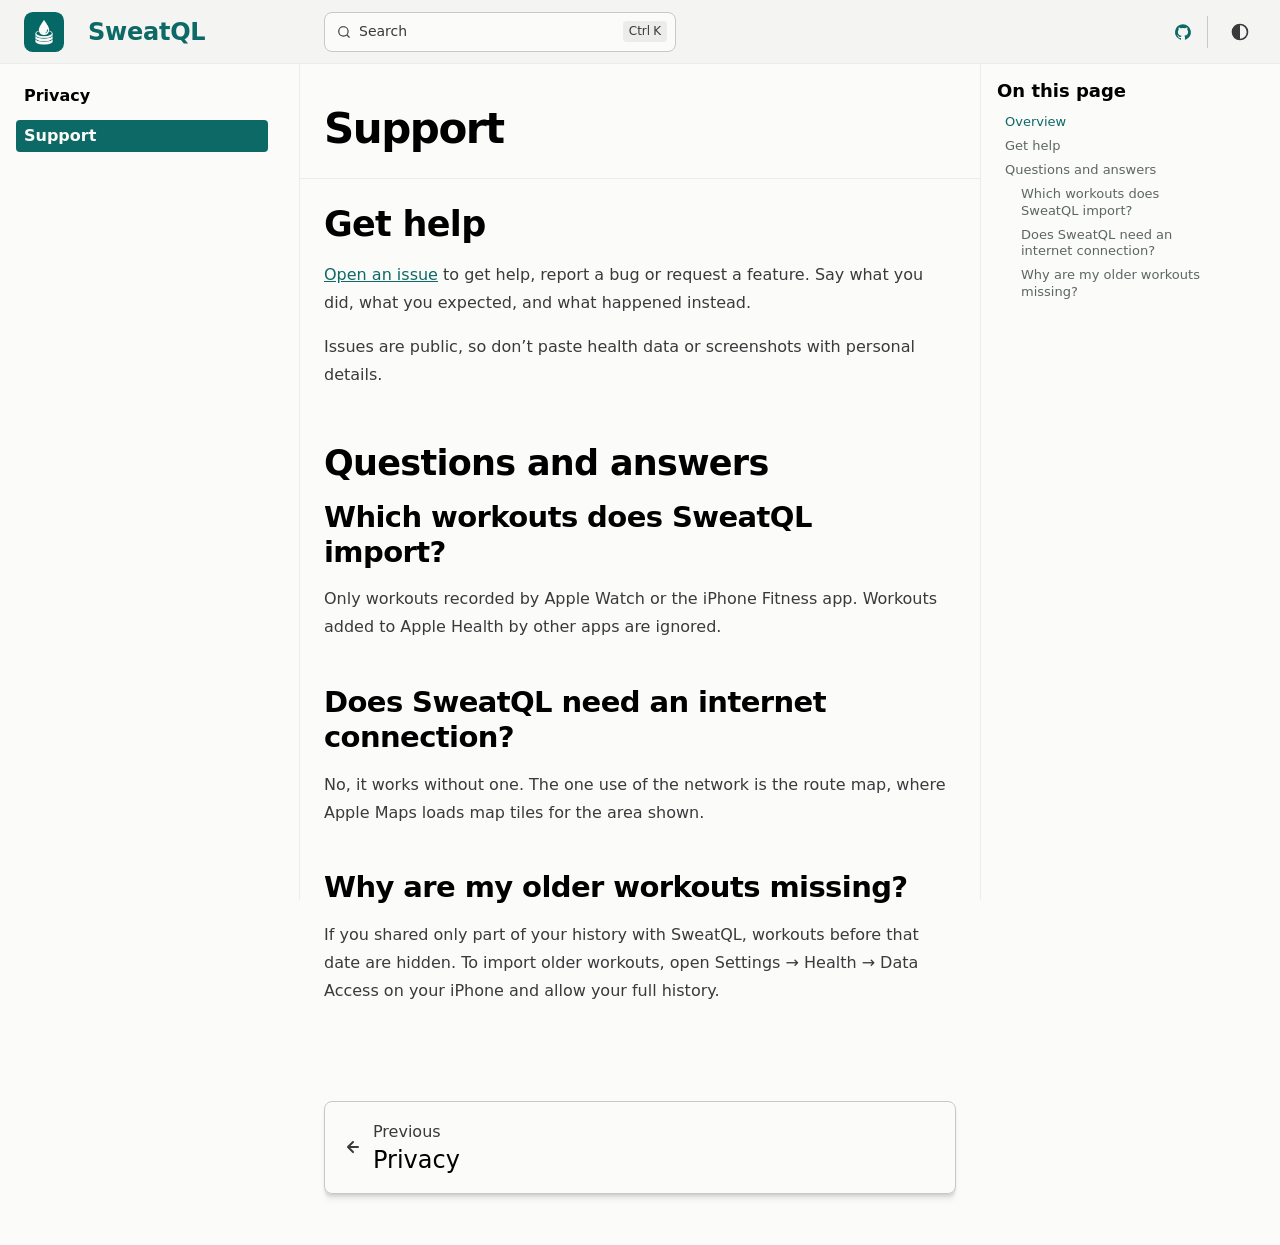
<file: support/index.html>
<!DOCTYPE html><html lang="en" dir="ltr" data-theme="dark" data-has-toc data-has-sidebar class="astro-g5ptsecz"><head><meta charset="utf-8"/><meta name="viewport" content="width=device-width, initial-scale=1"/><title>Support | SweatQL</title><link rel="canonical" href="https://sweatql.com/support/"/><link rel="sitemap" href="/sitemap-index.xml"/><link rel="shortcut icon" href="/favicon.png" type="image/png"/><meta name="generator" content="Astro v7.4.2"/><meta name="generator" content="Starlight v0.42.7"/><meta property="og:title" content="Support"/><meta property="og:type" content="article"/><meta property="og:url" content="https://sweatql.com/support/"/><meta property="og:locale" content="en"/><meta property="og:description" content="How to get help with SweatQL, and answers to common questions."/><meta property="og:site_name" content="SweatQL"/><meta name="twitter:card" content="summary_large_image"/><meta name="description" content="How to get help with SweatQL, and answers to common questions."/><script>
	window.StarlightThemeProvider = (() => {
		const storedTheme =
			typeof localStorage !== 'undefined' && localStorage.getItem('starlight-theme');
		const theme =
			storedTheme ||
			(window.matchMedia('(prefers-color-scheme: light)').matches ? 'light' : 'dark');
		document.documentElement.dataset.theme = theme === 'light' ? 'light' : 'dark';
		return {
			updatePickers(theme = storedTheme || 'auto') {
				document.querySelectorAll('starlight-theme-select').forEach((picker) => {
					const select = picker.querySelector('select');
					if (select) select.value = theme;
					/** @type {HTMLTemplateElement | null} */
					const tmpl = document.querySelector(`#theme-icons`);
					const newIcon = tmpl && tmpl.content.querySelector('.' + theme);
					if (newIcon) {
						const oldIcon = picker.querySelector('svg.label-icon');
						if (oldIcon) {
							oldIcon.replaceChildren(...newIcon.cloneNode(true).childNodes);
						}
					}
				});
			},
		};
	})();
</script><template id="theme-icons"><svg aria-hidden="true" class="light astro-hkc32dio" width="16" height="16" viewBox="0 0 24 24" fill="currentColor" style="--sl-icon-size: 1em;"><path d="M5 12a1 1 0 0 0-1-1H3a1 1 0 0 0 0 2h1a1 1 0 0 0 1-1Zm.64 5-.71.71a1 1 0 0 0 0 1.41 1 1 0 0 0 1.41 0l.71-.71A1 1 0 0 0 5.64 17ZM12 5a1 1 0 0 0 1-1V3a1 1 0 0 0-2 0v1a1 1 0 0 0 1 1Zm5.66 2.34a1 1 0 0 0 .7-.29l.71-.71a1 1 0 1 0-1.41-1.41l-.66.71a1 1 0 0 0 0 1.41 1 1 0 0 0 .66.29Zm-12-.29a1 1 0 0 0 1.41 0 1 1 0 0 0 0-1.41l-.71-.71a1.004 1.004 0 1 0-1.43 1.41l.73.71ZM21 11h-1a1 1 0 0 0 0 2h1a1 1 0 0 0 0-2Zm-2.64 6A1 1 0 0 0 17 18.36l.71.71a1 1 0 0 0 1.41 0 1 1 0 0 0 0-1.41l-.76-.66ZM12 6.5a5.5 5.5 0 1 0 5.5 5.5A5.51 5.51 0 0 0 12 6.5Zm0 9a3.5 3.5 0 1 1 0-7 3.5 3.5 0 0 1 0 7Zm0 3.5a1 1 0 0 0-1 1v1a1 1 0 0 0 2 0v-1a1 1 0 0 0-1-1Z"/></svg><svg aria-hidden="true" class="dark astro-hkc32dio" width="16" height="16" viewBox="0 0 24 24" fill="currentColor" style="--sl-icon-size: 1em;"><path d="M21.64 13a1 1 0 0 0-1.05-.14 8.049 8.049 0 0 1-3.37.73 8.15 8.15 0 0 1-8.14-8.1 8.59 8.59 0 0 1 .25-2A1 1 0 0 0 8 2.36a10.14 10.14 0 1 0 14 11.69 1 1 0 0 0-.36-1.05Zm-9.5 6.69A8.14 8.14 0 0 1 7.08 5.22v.27a10.15 10.15 0 0 0 10.14 10.14 9.784 9.784 0 0 0 2.1-.22 8.11 8.11 0 0 1-7.18 4.32v-.04Z"/></svg><svg aria-hidden="true" class="auto astro-hkc32dio" width="16" height="16" viewBox="0 0 24 24" fill="currentColor" style="--sl-icon-size: 1em;"><path d="M21 14h-1V7a3 3 0 0 0-3-3H7a3 3 0 0 0-3 3v7H3a1 1 0 0 0-1 1v2a3 3 0 0 0 3 3h14a3 3 0 0 0 3-3v-2a1 1 0 0 0-1-1ZM6 7a1 1 0 0 1 1-1h10a1 1 0 0 1 1 1v7H6V7Zm14 10a1 1 0 0 1-1 1H5a1 1 0 0 1-1-1v-1h16v1Z"/></svg></template><link rel="stylesheet" href="/_astro/print.ehPL0gv-.css" media="print"><link rel="stylesheet" href="/_astro/common.CAJH_3qJ.css"><style>sweatql-theme-toggle:where(.astro-l6lhmie6){display:inline-flex}.theme-toggle:where(.astro-l6lhmie6){width:2rem;height:2rem;color:inherit;cursor:pointer;background:0 0;border:0;border-radius:50%;justify-content:center;align-items:center;padding:0;display:inline-flex}.theme-toggle:where(.astro-l6lhmie6):hover{background:color-mix(in srgb, currentColor 10%, transparent)}.theme-toggle:where(.astro-l6lhmie6):focus-visible{outline-offset:2px;outline:2px solid}svg:where(.astro-l6lhmie6){fill:none;stroke:currentColor;stroke-width:2px;stroke-linecap:round;stroke-linejoin:round;width:1.25rem;height:1.25rem;display:none}svg:where(.astro-l6lhmie6) .fill:where(.astro-l6lhmie6){fill:currentColor;stroke:none}:where(.astro-l6lhmie6)[data-choice=light] .light:where(.astro-l6lhmie6),:where(.astro-l6lhmie6)[data-choice=dark] .dark:where(.astro-l6lhmie6),:where(.astro-l6lhmie6)[data-choice=auto] .auto:where(.astro-l6lhmie6){display:block}
</style><script type="module" src="/_astro/page.cNngjUgL.js"></script></head><body class="astro-g5ptsecz"><a class="sl-skip-link astro-qb7clj6f" href="#_top">Skip to content</a><div class="page sl-flex astro-yntsjkba"><header class="header astro-yntsjkba"><div class="header astro-by6fddyj"><div class="title-wrapper sl-flex astro-by6fddyj"><a href="/" class="site-title sl-flex astro-6rvad3va"><img class="astro-6rvad3va" alt="SweatQL app icon" src="/_astro/logo.Dnua3NuW.png" width="128" height="128"><span class="astro-6rvad3va" translate="no">SweatQL</span></a></div><div class="sl-flex print:hidden astro-by6fddyj"><site-search class="astro-by6fddyj astro-b5kgnn7o" data-translations="{&quot;placeholder&quot;:&quot;Search&quot;}"><button data-open-modal disabled aria-label="Search" aria-keyshortcuts="Control+K" class="astro-b5kgnn7o"><svg aria-hidden="true" class="astro-b5kgnn7o astro-hkc32dio" width="16" height="16" viewBox="0 0 24 24" fill="currentColor" style="--sl-icon-size: 1em;"><path d="M21.71 20.29 18 16.61A9 9 0 1 0 16.61 18l3.68 3.68a.999.999 0 0 0 1.42 0 1 1 0 0 0 0-1.39ZM11 18a7 7 0 1 1 0-14 7 7 0 0 1 0 14Z"/></svg><span class="sl-hidden md:sl-block astro-b5kgnn7o" aria-hidden="true">Search</span><kbd class="sl-hidden md:sl-flex astro-b5kgnn7o" style="display: none;"><kbd class="astro-b5kgnn7o">Ctrl</kbd><kbd class="astro-b5kgnn7o">K</kbd></kbd></button><dialog style="padding:0" aria-label="Search" class="astro-b5kgnn7o"><div class="dialog-frame sl-flex astro-b5kgnn7o"><button data-close-modal class="sl-flex md:sl-hidden astro-b5kgnn7o">Cancel</button><div class="search-container astro-b5kgnn7o"><div id="starlight__search" class="astro-b5kgnn7o"></div></div></div></dialog></site-search><script>
	(() => {
		const openBtn = document.querySelector('button[data-open-modal]');
		const shortcut = openBtn?.querySelector('kbd');
		if (!openBtn || !(shortcut instanceof HTMLElement)) return;
		const platformKey = shortcut.querySelector('kbd');
		if (platformKey && /(Mac|iPhone|iPod|iPad)/i.test(navigator.platform)) {
			platformKey.textContent = '⌘';
			openBtn.setAttribute('aria-keyshortcuts', 'Meta+K');
		}
		shortcut.style.display = '';
	})();
</script><script type="module" src="/_astro/Search.astro_astro_type_script_index_0_lang.Djc9ZKGJ.js"></script></div><div class="sl-hidden md:sl-flex print:hidden right-group astro-by6fddyj"><div class="sl-flex social-icons astro-by6fddyj"><a href="https://github.com/sweatql/sweatql-docs" rel="me" class="sl-flex astro-n2mnl6yq"><span class="sr-only astro-n2mnl6yq">GitHub</span><svg aria-hidden="true" class="astro-n2mnl6yq astro-hkc32dio" width="16" height="16" viewBox="0 0 24 24" fill="currentColor" style="--sl-icon-size: 1em;"><path d="M12 .3a12 12 0 0 0-3.8 23.38c.6.12.83-.26.83-.57L9 21.07c-3.34.72-4.04-1.61-4.04-1.61-.55-1.39-1.34-1.76-1.34-1.76-1.08-.74.09-.73.09-.73 1.2.09 1.83 1.24 1.83 1.24 1.08 1.83 2.81 1.3 3.5 1 .1-.78.42-1.31.76-1.61-2.67-.3-5.47-1.33-5.47-5.93 0-1.31.47-2.38 1.24-3.22-.14-.3-.54-1.52.1-3.18 0 0 1-.32 3.3 1.23a11.5 11.5 0 0 1 6 0c2.28-1.55 3.29-1.23 3.29-1.23.64 1.66.24 2.88.12 3.18a4.65 4.65 0 0 1 1.23 3.22c0 4.61-2.8 5.63-5.48 5.92.42.36.81 1.1.81 2.22l-.01 3.29c0 .31.2.69.82.57A12 12 0 0 0 12 .3Z"/></svg></a></div><sweatql-theme-toggle data-choice="auto" class="astro-l6lhmie6"><button type="button" class="theme-toggle astro-l6lhmie6" aria-label="Theme: auto" title="Theme: auto"><svg class="light astro-l6lhmie6" viewBox="0 0 24 24" aria-hidden="true"><circle cx="12" cy="12" r="4" class="astro-l6lhmie6"></circle><path d="M12 2v2M12 20v2M4.93 4.93l1.41 1.41M17.66 17.66l1.41 1.41M2 12h2M20 12h2M4.93 19.07l1.41-1.41M17.66 6.34l1.41-1.41" class="astro-l6lhmie6"></path></svg><svg class="dark astro-l6lhmie6" viewBox="0 0 24 24" aria-hidden="true"><path d="M20.5 14.5A8.5 8.5 0 0 1 9.5 3.5a8.5 8.5 0 1 0 11 11z" class="astro-l6lhmie6"></path></svg><svg class="auto astro-l6lhmie6" viewBox="0 0 24 24" aria-hidden="true"><circle cx="12" cy="12" r="9" class="astro-l6lhmie6"></circle><path class="fill astro-l6lhmie6" d="M12 3a9 9 0 0 0 0 18z"></path></svg></button></sweatql-theme-toggle><script>
	(() => {
		let stored = '';
		try {
			stored = localStorage.getItem('starlight-theme') || '';
		} catch {}
		const choice = stored === 'light' || stored === 'dark' ? stored : 'auto';
		document.querySelectorAll('sweatql-theme-toggle').forEach((toggle) => {
			toggle.dataset.choice = choice;
		});
	})();
</script><script type="module">var e=`starlight-theme`,t={auto:`light`,light:`dark`,dark:`auto`},n=matchMedia(`(prefers-color-scheme: light)`),r=()=>{let t=null;try{t=localStorage.getItem(e)}catch{}return t===`light`||t===`dark`?t:`auto`},i=e=>{document.documentElement.dataset.theme=e===`auto`?n.matches?`light`:`dark`:e;let t=`Theme: ${e}`;document.querySelectorAll(`sweatql-theme-toggle`).forEach(n=>{n.dataset.choice=e;let r=n.querySelector(`button`);r?.setAttribute(`aria-label`,t),r?.setAttribute(`title`,t)})};n.addEventListener(`change`,()=>{r()===`auto`&&i(`auto`)});var a=class extends HTMLElement{connectedCallback(){i(r()),this.querySelector(`button`)?.addEventListener(`click`,()=>{let n=t[r()];try{localStorage.setItem(e,n===`auto`?``:n)}catch{}i(n)})}};customElements.define(`sweatql-theme-toggle`,a);</script><script type="module">var e=class extends HTMLElement{constructor(){super();let e=this.querySelector(`select`);e&&(e.addEventListener(`change`,e=>{e.currentTarget instanceof HTMLSelectElement&&(window.location.pathname=e.currentTarget.value)}),window.addEventListener(`pageshow`,t=>{if(!t.persisted)return;let n=e.querySelector(`option[selected]`)?.index;n!==e.selectedIndex&&(e.selectedIndex=n??0)}))}};customElements.define(`starlight-lang-select`,e);</script></div></div></header><nav class="sidebar print:hidden astro-yntsjkba" aria-label="Main"><button popovertarget="starlight__sidebar" class="sl-menu-button sl-flex md:sl-hidden print:hidden astro-r2osgdlg"><svg aria-hidden="true" class="open-menu astro-r2osgdlg astro-hkc32dio" width="16" height="16" viewBox="0 0 24 24" fill="currentColor" style="--sl-icon-size: 1em;"><path d="M3 8h18a1 1 0 1 0 0-2H3a1 1 0 0 0 0 2Zm18 8H3a1 1 0 0 0 0 2h18a1 1 0 0 0 0-2Zm0-5H3a1 1 0 0 0 0 2h18a1 1 0 0 0 0-2Z"/></svg><svg aria-hidden="true" class="close-menu astro-r2osgdlg astro-hkc32dio" width="16" height="16" viewBox="0 0 24 24" fill="currentColor" style="--sl-icon-size: 1em;"><path d="m13.41 12 6.3-6.29a1.004 1.004 0 1 0-1.42-1.42L12 10.59l-6.29-6.3a1.004 1.004 0 0 0-1.42 1.42l6.3 6.29-6.3 6.29a1 1 0 0 0 0 1.42.998.998 0 0 0 1.42 0l6.29-6.3 6.29 6.3a.999.999 0 0 0 1.42 0 1 1 0 0 0 0-1.42L13.41 12Z"/></svg><span class="sr-only astro-r2osgdlg">Menu</span></button><script type="module">var e=class extends HTMLElement{constructor(){super();let e=matchMedia(`(min-width: 50em)`),t=()=>{this.popover=e.matches?null:`auto`};t(),e.addEventListener(`change`,()=>t()),this.addEventListener(`toggle`,({newState:e})=>this.trapFocus(e===`open`))}trapFocus(e){document.querySelectorAll(`.main-frame, .sl-skip-link`).forEach(t=>{t.toggleAttribute(`inert`,e)})}};customElements.define(`sl-sidebar-pane`,e);</script><sl-sidebar-pane popover id="starlight__sidebar" class="sidebar-pane astro-yntsjkba"><div class="sidebar-content sl-flex astro-yntsjkba"><sl-sidebar-state-persist data-hash="14ndf66" class="astro-ipdry5cl"><script aria-hidden="true">
		(() => {
			try {
				if (!matchMedia('(min-width: 50em)').matches) return;
				/** @type {HTMLElement | null} */
				const target = document.querySelector('sl-sidebar-state-persist');
				const state = JSON.parse(sessionStorage.getItem('sl-sidebar-state') || '0');
				if (!target || !state || target.dataset.hash !== state.hash) return;
				window._starlightScrollRestore = state.scroll;
				customElements.define(
					'sl-sidebar-restore',
					class SidebarRestore extends HTMLElement {
						connectedCallback() {
							try {
								const idx = parseInt(this.dataset.index || '');
								const details = this.closest('details');
								if (details && typeof state.open[idx] === 'boolean') details.open = state.open[idx];
							} catch {}
						}
					}
				);
			} catch {}
		})();
	</script><ul class="top-level astro-rmhv4bp6"><li class="astro-rmhv4bp6"><a href="/privacy/" class="large astro-rmhv4bp6"><span class="astro-rmhv4bp6">Privacy</span></a></li><li class="astro-rmhv4bp6"><a href="/support/" aria-current="page" class="large astro-rmhv4bp6"><span class="astro-rmhv4bp6">Support</span></a></li></ul><script aria-hidden="true">
		(() => {
			const scroller = document.getElementById('starlight__sidebar');
			if (!window._starlightScrollRestore || !scroller) return;
			scroller.scrollTop = window._starlightScrollRestore;
			delete window._starlightScrollRestore;
		})();
	</script></sl-sidebar-state-persist><div class="md:sl-hidden"><div class="mobile-preferences sl-flex astro-p4azlveh"><div class="social-icons astro-p4azlveh"><a href="https://github.com/sweatql/sweatql-docs" rel="me" class="sl-flex astro-n2mnl6yq"><span class="sr-only astro-n2mnl6yq">GitHub</span><svg aria-hidden="true" class="astro-n2mnl6yq astro-hkc32dio" width="16" height="16" viewBox="0 0 24 24" fill="currentColor" style="--sl-icon-size: 1em;"><path d="M12 .3a12 12 0 0 0-3.8 23.38c.6.12.83-.26.83-.57L9 21.07c-3.34.72-4.04-1.61-4.04-1.61-.55-1.39-1.34-1.76-1.34-1.76-1.08-.74.09-.73.09-.73 1.2.09 1.83 1.24 1.83 1.24 1.08 1.83 2.81 1.3 3.5 1 .1-.78.42-1.31.76-1.61-2.67-.3-5.47-1.33-5.47-5.93 0-1.31.47-2.38 1.24-3.22-.14-.3-.54-1.52.1-3.18 0 0 1-.32 3.3 1.23a11.5 11.5 0 0 1 6 0c2.28-1.55 3.29-1.23 3.29-1.23.64 1.66.24 2.88.12 3.18a4.65 4.65 0 0 1 1.23 3.22c0 4.61-2.8 5.63-5.48 5.92.42.36.81 1.1.81 2.22l-.01 3.29c0 .31.2.69.82.57A12 12 0 0 0 12 .3Z"/></svg></a></div><sweatql-theme-toggle data-choice="auto" class="astro-l6lhmie6"><button type="button" class="theme-toggle astro-l6lhmie6" aria-label="Theme: auto" title="Theme: auto"><svg class="light astro-l6lhmie6" viewBox="0 0 24 24" aria-hidden="true"><circle cx="12" cy="12" r="4" class="astro-l6lhmie6"></circle><path d="M12 2v2M12 20v2M4.93 4.93l1.41 1.41M17.66 17.66l1.41 1.41M2 12h2M20 12h2M4.93 19.07l1.41-1.41M17.66 6.34l1.41-1.41" class="astro-l6lhmie6"></path></svg><svg class="dark astro-l6lhmie6" viewBox="0 0 24 24" aria-hidden="true"><path d="M20.5 14.5A8.5 8.5 0 0 1 9.5 3.5a8.5 8.5 0 1 0 11 11z" class="astro-l6lhmie6"></path></svg><svg class="auto astro-l6lhmie6" viewBox="0 0 24 24" aria-hidden="true"><circle cx="12" cy="12" r="9" class="astro-l6lhmie6"></circle><path class="fill astro-l6lhmie6" d="M12 3a9 9 0 0 0 0 18z"></path></svg></button></sweatql-theme-toggle><script>
	(() => {
		let stored = '';
		try {
			stored = localStorage.getItem('starlight-theme') || '';
		} catch {}
		const choice = stored === 'light' || stored === 'dark' ? stored : 'auto';
		document.querySelectorAll('sweatql-theme-toggle').forEach((toggle) => {
			toggle.dataset.choice = choice;
		});
	})();
</script></div></div></div></sl-sidebar-pane></nav><div class="main-frame astro-yntsjkba"><script type="module">var e=document.getElementById(`starlight__sidebar`),t=e?.querySelector(`sl-sidebar-state-persist`),n=`sl-sidebar-state`,r=()=>{let r=[],i=t?.dataset.hash||``;try{let e=sessionStorage.getItem(n),t=JSON.parse(e||`{}`);Array.isArray(t.open)&&t.hash===i&&(r=t.open)}catch{}return{hash:i,open:r,scroll:e?.scrollTop||0}},i=e=>{try{sessionStorage.setItem(n,JSON.stringify(e))}catch{}},a=()=>i(r()),o=(e,t)=>{let n=r();n.open[t]=e,i(n)};t?.addEventListener(`click`,e=>{if(!(e.target instanceof Element))return;let t=e.target.closest(`summary`)?.closest(`details`);if(!t)return;let n=t.querySelector(`sl-sidebar-restore`),r=parseInt(n?.dataset.index||``);isNaN(r)||o(!t.open,r)}),addEventListener(`visibilitychange`,()=>{document.visibilityState===`hidden`&&a()});</script><div class="lg:sl-flex astro-lrzkfocr"><aside class="right-sidebar-container print:hidden astro-lrzkfocr"><div class="right-sidebar astro-lrzkfocr"><div class="lg:sl-hidden astro-qok35upx"><mobile-starlight-toc data-min-h="2" data-max-h="3" class="astro-66cqc7ze"><nav aria-labelledby="starlight__on-this-page--mobile" class="astro-66cqc7ze"><details id="starlight__mobile-toc" class="astro-66cqc7ze"><summary id="starlight__on-this-page--mobile" class="sl-flex astro-66cqc7ze"><span class="toggle sl-flex astro-66cqc7ze">On this page<svg aria-hidden="true" class="caret astro-66cqc7ze astro-hkc32dio" width="16" height="16" viewBox="0 0 24 24" fill="currentColor" style="--sl-icon-size: 1rem;"><path d="m14.83 11.29-4.24-4.24a1 1 0 1 0-1.42 1.41L12.71 12l-3.54 3.54a1 1 0 0 0 0 1.41 1 1 0 0 0 .71.29 1 1 0 0 0 .71-.29l4.24-4.24a1.002 1.002 0 0 0 0-1.42Z"/></svg></span><span class="display-current astro-66cqc7ze"></span></summary><div class="dropdown astro-66cqc7ze"><ul class="isMobile astro-jugkfwgx" style="--depth: 0;"><li style="--depth: 0;" class="astro-jugkfwgx"><a href="#_top" style="--depth: 0;" class="astro-jugkfwgx"><span style="--depth: 0;" class="astro-jugkfwgx">Overview</span></a></li><li style="--depth: 0;" class="astro-jugkfwgx"><a href="#get-help" style="--depth: 0;" class="astro-jugkfwgx"><span style="--depth: 0;" class="astro-jugkfwgx">Get help</span></a></li><li style="--depth: 0;" class="astro-jugkfwgx"><a href="#questions-and-answers" style="--depth: 0;" class="astro-jugkfwgx"><span style="--depth: 0;" class="astro-jugkfwgx">Questions and answers</span></a><ul class="isMobile astro-jugkfwgx" style="--depth: 1;"><li style="--depth: 1;" class="astro-jugkfwgx"><a href="#which-workouts-does-sweatql-import" style="--depth: 1;" class="astro-jugkfwgx"><span style="--depth: 1;" class="astro-jugkfwgx">Which workouts does SweatQL import?</span></a></li><li style="--depth: 1;" class="astro-jugkfwgx"><a href="#does-sweatql-need-an-internet-connection" style="--depth: 1;" class="astro-jugkfwgx"><span style="--depth: 1;" class="astro-jugkfwgx">Does SweatQL need an internet connection?</span></a></li><li style="--depth: 1;" class="astro-jugkfwgx"><a href="#why-are-my-older-workouts-missing" style="--depth: 1;" class="astro-jugkfwgx"><span style="--depth: 1;" class="astro-jugkfwgx">Why are my older workouts missing?</span></a></li></ul></li></ul></div></details></nav></mobile-starlight-toc><script type="module" src="/_astro/MobileTableOfContents.astro_astro_type_script_index_0_lang.C3fM4Kra.js"></script></div><div class="right-sidebar-panel sl-hidden lg:sl-block astro-qok35upx"><div class="sl-container astro-qok35upx"><starlight-toc data-min-h="2" data-max-h="3"><nav aria-labelledby="starlight__on-this-page"><h2 id="starlight__on-this-page">On this page</h2><ul class="astro-jugkfwgx" style="--depth: 0;"><li style="--depth: 0;" class="astro-jugkfwgx"><a href="#_top" style="--depth: 0;" class="astro-jugkfwgx"><span style="--depth: 0;" class="astro-jugkfwgx">Overview</span></a></li><li style="--depth: 0;" class="astro-jugkfwgx"><a href="#get-help" style="--depth: 0;" class="astro-jugkfwgx"><span style="--depth: 0;" class="astro-jugkfwgx">Get help</span></a></li><li style="--depth: 0;" class="astro-jugkfwgx"><a href="#questions-and-answers" style="--depth: 0;" class="astro-jugkfwgx"><span style="--depth: 0;" class="astro-jugkfwgx">Questions and answers</span></a><ul class="astro-jugkfwgx" style="--depth: 1;"><li style="--depth: 1;" class="astro-jugkfwgx"><a href="#which-workouts-does-sweatql-import" style="--depth: 1;" class="astro-jugkfwgx"><span style="--depth: 1;" class="astro-jugkfwgx">Which workouts does SweatQL import?</span></a></li><li style="--depth: 1;" class="astro-jugkfwgx"><a href="#does-sweatql-need-an-internet-connection" style="--depth: 1;" class="astro-jugkfwgx"><span style="--depth: 1;" class="astro-jugkfwgx">Does SweatQL need an internet connection?</span></a></li><li style="--depth: 1;" class="astro-jugkfwgx"><a href="#why-are-my-older-workouts-missing" style="--depth: 1;" class="astro-jugkfwgx"><span style="--depth: 1;" class="astro-jugkfwgx">Why are my older workouts missing?</span></a></li></ul></li></ul></nav></starlight-toc><script type="module" src="/_astro/TableOfContents.astro_astro_type_script_index_0_lang.BpJaGz7G.js"></script></div></div></div></aside><div class="main-pane astro-lrzkfocr"><main data-pagefind-body class="astro-g5ptsecz" lang="en" dir="ltr"><div class="content-panel astro-a7po4psb"><div class="sl-container astro-a7po4psb"><h1 id="_top" class="astro-bebwqqxs">Support</h1></div></div><div class="content-panel astro-a7po4psb"><div class="sl-container astro-a7po4psb"><div class="sl-markdown-content"><div class="sl-heading-wrapper level-h2"><h2 id="get-help">Get help</h2><a class="sl-anchor-link" href="#get-help"><span aria-hidden="true" class="sl-anchor-icon"><svg width="16" height="16" viewBox="0 0 24 24" fill="currentColor"><path d="m12.11 15.39-3.88 3.88a2.52 2.52 0 0 1-3.5 0 2.47 2.47 0 0 1 0-3.5l3.88-3.88a1 1 0 1 0-1.42-1.42l-3.88 3.89a4.48 4.48 0 0 0 6.33 6.33l3.89-3.88a1 1 0 0 0-1.42-1.42m8.58-12.08a4.49 4.49 0 0 0-6.33 0l-3.89 3.88a1 1 0 1 0 1.42 1.42l3.88-3.88a2.52 2.52 0 0 1 3.5 0 2.47 2.47 0 0 1 0 3.5l-3.88 3.88a1 1 0 0 0 0 1.42 1 1 0 0 0 1.42 0l3.88-3.89a4.49 4.49 0 0 0 0-6.33M8.83 15.17a1 1 0 0 0 .71.29 1 1 0 0 0 .71-.29l4.92-4.92a1 1 0 1 0-1.42-1.42l-4.92 4.92a1 1 0 0 0 0 1.42"></path></svg></span><span class="sr-only" data-pagefind-ignore>Section titled “Get help”</span></a></div>
<p><a href="https://github.com/sweatql/sweatql-docs/issues/new?template=bug_report.yml">Open an issue</a> to get help, report a bug or request a feature. Say what you did, what you expected, and what happened instead.</p>
<p>Issues are public, so don’t paste health data or screenshots with personal details.</p>
<div class="sl-heading-wrapper level-h2"><h2 id="questions-and-answers">Questions and answers</h2><a class="sl-anchor-link" href="#questions-and-answers"><span aria-hidden="true" class="sl-anchor-icon"><svg width="16" height="16" viewBox="0 0 24 24" fill="currentColor"><path d="m12.11 15.39-3.88 3.88a2.52 2.52 0 0 1-3.5 0 2.47 2.47 0 0 1 0-3.5l3.88-3.88a1 1 0 1 0-1.42-1.42l-3.88 3.89a4.48 4.48 0 0 0 6.33 6.33l3.89-3.88a1 1 0 0 0-1.42-1.42m8.58-12.08a4.49 4.49 0 0 0-6.33 0l-3.89 3.88a1 1 0 1 0 1.42 1.42l3.88-3.88a2.52 2.52 0 0 1 3.5 0 2.47 2.47 0 0 1 0 3.5l-3.88 3.88a1 1 0 0 0 0 1.42 1 1 0 0 0 1.42 0l3.88-3.89a4.49 4.49 0 0 0 0-6.33M8.83 15.17a1 1 0 0 0 .71.29 1 1 0 0 0 .71-.29l4.92-4.92a1 1 0 1 0-1.42-1.42l-4.92 4.92a1 1 0 0 0 0 1.42"></path></svg></span><span class="sr-only" data-pagefind-ignore>Section titled “Questions and answers”</span></a></div>
<div class="sl-heading-wrapper level-h3"><h3 id="which-workouts-does-sweatql-import">Which workouts does SweatQL import?</h3><a class="sl-anchor-link" href="#which-workouts-does-sweatql-import"><span aria-hidden="true" class="sl-anchor-icon"><svg width="16" height="16" viewBox="0 0 24 24" fill="currentColor"><path d="m12.11 15.39-3.88 3.88a2.52 2.52 0 0 1-3.5 0 2.47 2.47 0 0 1 0-3.5l3.88-3.88a1 1 0 1 0-1.42-1.42l-3.88 3.89a4.48 4.48 0 0 0 6.33 6.33l3.89-3.88a1 1 0 0 0-1.42-1.42m8.58-12.08a4.49 4.49 0 0 0-6.33 0l-3.89 3.88a1 1 0 1 0 1.42 1.42l3.88-3.88a2.52 2.52 0 0 1 3.5 0 2.47 2.47 0 0 1 0 3.5l-3.88 3.88a1 1 0 0 0 0 1.42 1 1 0 0 0 1.42 0l3.88-3.89a4.49 4.49 0 0 0 0-6.33M8.83 15.17a1 1 0 0 0 .71.29 1 1 0 0 0 .71-.29l4.92-4.92a1 1 0 1 0-1.42-1.42l-4.92 4.92a1 1 0 0 0 0 1.42"></path></svg></span><span class="sr-only" data-pagefind-ignore>Section titled “Which workouts does SweatQL import?”</span></a></div>
<p>Only workouts recorded by Apple Watch or the iPhone Fitness app. Workouts added to Apple Health by other apps are ignored.</p>
<div class="sl-heading-wrapper level-h3"><h3 id="does-sweatql-need-an-internet-connection">Does SweatQL need an internet connection?</h3><a class="sl-anchor-link" href="#does-sweatql-need-an-internet-connection"><span aria-hidden="true" class="sl-anchor-icon"><svg width="16" height="16" viewBox="0 0 24 24" fill="currentColor"><path d="m12.11 15.39-3.88 3.88a2.52 2.52 0 0 1-3.5 0 2.47 2.47 0 0 1 0-3.5l3.88-3.88a1 1 0 1 0-1.42-1.42l-3.88 3.89a4.48 4.48 0 0 0 6.33 6.33l3.89-3.88a1 1 0 0 0-1.42-1.42m8.58-12.08a4.49 4.49 0 0 0-6.33 0l-3.89 3.88a1 1 0 1 0 1.42 1.42l3.88-3.88a2.52 2.52 0 0 1 3.5 0 2.47 2.47 0 0 1 0 3.5l-3.88 3.88a1 1 0 0 0 0 1.42 1 1 0 0 0 1.42 0l3.88-3.89a4.49 4.49 0 0 0 0-6.33M8.83 15.17a1 1 0 0 0 .71.29 1 1 0 0 0 .71-.29l4.92-4.92a1 1 0 1 0-1.42-1.42l-4.92 4.92a1 1 0 0 0 0 1.42"></path></svg></span><span class="sr-only" data-pagefind-ignore>Section titled “Does SweatQL need an internet connection?”</span></a></div>
<p>No, it works without one. The one use of the network is the route map, where Apple Maps loads map tiles for the area shown.</p>
<div class="sl-heading-wrapper level-h3"><h3 id="why-are-my-older-workouts-missing">Why are my older workouts missing?</h3><a class="sl-anchor-link" href="#why-are-my-older-workouts-missing"><span aria-hidden="true" class="sl-anchor-icon"><svg width="16" height="16" viewBox="0 0 24 24" fill="currentColor"><path d="m12.11 15.39-3.88 3.88a2.52 2.52 0 0 1-3.5 0 2.47 2.47 0 0 1 0-3.5l3.88-3.88a1 1 0 1 0-1.42-1.42l-3.88 3.89a4.48 4.48 0 0 0 6.33 6.33l3.89-3.88a1 1 0 0 0-1.42-1.42m8.58-12.08a4.49 4.49 0 0 0-6.33 0l-3.89 3.88a1 1 0 1 0 1.42 1.42l3.88-3.88a2.52 2.52 0 0 1 3.5 0 2.47 2.47 0 0 1 0 3.5l-3.88 3.88a1 1 0 0 0 0 1.42 1 1 0 0 0 1.42 0l3.88-3.89a4.49 4.49 0 0 0 0-6.33M8.83 15.17a1 1 0 0 0 .71.29 1 1 0 0 0 .71-.29l4.92-4.92a1 1 0 1 0-1.42-1.42l-4.92 4.92a1 1 0 0 0 0 1.42"></path></svg></span><span class="sr-only" data-pagefind-ignore>Section titled “Why are my older workouts missing?”</span></a></div>
<p>If you shared only part of your history with SweatQL, workouts before that date are hidden. To import older workouts, open Settings → Health → Data Access on your iPhone and allow your full history.</p>
</div><footer class="sl-flex astro-ddtxxk7k"><div class="meta sl-flex astro-ddtxxk7k"></div><div class="pagination-links print:hidden astro-b5raizh3" dir="ltr"><a href="/privacy/" rel="prev" class="astro-b5raizh3"><svg aria-hidden="true" class="astro-b5raizh3 astro-hkc32dio" width="16" height="16" viewBox="0 0 24 24" fill="currentColor" style="--sl-icon-size: 1.5rem;"><path d="M17 11H9.41l3.3-3.29a1.004 1.004 0 1 0-1.42-1.42l-5 5a1 1 0 0 0-.21.33 1 1 0 0 0 0 .76 1 1 0 0 0 .21.33l5 5a1.002 1.002 0 0 0 1.639-.325 1 1 0 0 0-.219-1.095L9.41 13H17a1 1 0 0 0 0-2Z"/></svg><span class="astro-b5raizh3">Previous<br class="astro-b5raizh3"><span class="link-title astro-b5raizh3">Privacy</span></span></a></div></footer></div></div></main></div></div></div></div></body></html>
</file>
<file: _astro/index.4yK6O2Vm.css>
:root{--ridge:#0d6966;--sport-running:#007aff;--sport-walking:#30b0c7;--sport-hiking:#34c759;--sport-cycling:#ff9500;--sans:-apple-system, BlinkMacSystemFont, "SF Pro Display", system-ui, "Segoe UI", Roboto, "Helvetica Neue", sans-serif;--gutter:16px;color-scheme:light;--bg:#fbfbfa;--ink:#000;--ink-2:#5c6664;--rule:#e3e6e5;--nav-bg:#fbfbfad1;--pill-bg:#e6f0ee;--pill-ink:#0d6966;--link:#0d6966;--icon-glow:#0d69668c;--phone-shadow:0 60px 100px -40px #00000073, 0 30px 40px -30px #0000004d;--end-bg:#000;--end-ink:#f5f5f7;--end-ink-2:#a1a1a6;--end-rule:#2c2c2e;--end-link:#6fd3c6}:root[data-theme=dark]{color-scheme:dark;--bg:#000;--ink:#f5f5f7;--ink-2:#a1a1a6;--rule:#2c2c2e;--nav-bg:#000000b8;--pill-bg:#0f2e2c;--pill-ink:#6fd3c6;--link:#6fd3c6;--icon-glow:#6fd3c640;--phone-shadow:0 60px 100px -40px #0d696673;--sport-running:#0a84ff;--sport-walking:#40c8e0;--sport-hiking:#30d158;--sport-cycling:#ff9f0a;--end-bg:#1c1c1e;--end-rule:#3a3a3c}@media (width>=760px){:root{--gutter:40px}}*,:before,:after{box-sizing:border-box}html{-webkit-text-size-adjust:100%}body{background:var(--bg);color:var(--ink);font:400 1.125rem/1.55 var(--sans);-webkit-font-smoothing:antialiased;margin:0}img{max-width:100%;height:auto;display:block}a{color:var(--link);text-underline-offset:.18em}:focus-visible{outline:3px solid var(--sport-running);outline-offset:3px;border-radius:4px}h1,h2,h3{text-wrap:balance;margin:0}ul{margin:0;padding:0;list-style:none}.wrap{width:100%;max-width:1200px;padding-inline:var(--gutter);margin-inline:auto}.skip{left:var(--gutter);z-index:20;background:var(--ink);color:var(--bg);border-radius:8px;padding:.5rem .75rem;position:absolute;top:-100px}.skip:focus{top:12px}.shot-dark,:root[data-theme=dark] .shot-light{display:none!important}:root[data-theme=dark] .shot-dark{display:block!important}.phone{box-shadow:inset 0 0 0 1.5px #48484a, 0 0 0 1px #0a0a0a, var(--phone-shadow);background:#1c1c1e;border-radius:15.5%/7.2%;padding:9px}.phone img{border-radius:12.4%/5.7%;width:100%}.nav{z-index:10;background:var(--nav-bg);-webkit-backdrop-filter:saturate(1.6)blur(18px);border-bottom:1px solid var(--rule);position:sticky;top:0}.nav-row{justify-content:space-between;align-items:center;height:56px;display:flex}.brand{letter-spacing:-.01em;color:var(--ink);align-items:center;gap:9px;font-size:1.125rem;font-weight:700;text-decoration:none;display:flex}.brand img{border-radius:22%}.nav ul{color:var(--ink);align-items:center;gap:22px;font-size:.9375rem;display:flex}.nav ul a{color:var(--ink);text-decoration:none}.nav ul a:hover{text-decoration:underline}.hero{text-align:center;padding-top:56px;overflow:hidden}.hero .icon{box-shadow:0 12px 30px -12px var(--icon-glow);border-radius:22%;margin:0 auto 22px}.hero h1{letter-spacing:-.045em;max-width:10ch;margin-inline:auto;font-size:clamp(3rem,7.4vw,6.5rem);font-weight:800;line-height:.98}.lead{color:var(--ink-2);max-width:32em;margin:22px auto 0;font-size:clamp(1.1875rem,2vw,1.375rem);line-height:1.45}.pill{background:var(--pill-bg);color:var(--pill-ink);border-radius:999px;margin:22px 0 0;padding:8px 16px;font-size:.9375rem;font-weight:600;display:inline-block}.fan{height:clamp(400px,62vw,720px);margin-top:48px;position:relative}.fan .phone{transform-origin:50% 100%;width:clamp(190px,26vw,330px);position:absolute;top:0;left:50%}.fan .p1{transform:translate(-50%)translate(-78%)translateY(10%)rotate(-9deg)}.fan .p2{z-index:2;transform:translate(-50%)}.fan .p3{transform:translate(-50%)translate(78%)translateY(10%)rotate(9deg)}@media (prefers-reduced-motion:no-preference){.fan .p1,.fan .p3{animation:1.1s cubic-bezier(.2,.8,.2,1) .25s both fan-out}@keyframes fan-out{0%{transform:translate(-50%)translateY(4%)rotate(0)}}}.story{border-top:1px solid var(--rule)}.steps{padding-block:12vh}.step{flex-direction:column;justify-content:center;max-width:30em;min-height:78vh;transition:opacity .4s;display:flex}.js .step:not(.on){opacity:.28}.tag{color:var(--ink-2);align-items:center;gap:8px;margin:0 0 14px;font-size:.9375rem;font-weight:600;display:inline-flex}.dot{border-radius:50%;width:10px;height:10px}.dot.running{background:var(--sport-running)}.dot.walking{background:var(--sport-walking)}.dot.hiking{background:var(--sport-hiking)}.dot.cycling{background:var(--sport-cycling)}.step h2{letter-spacing:-.035em;margin-bottom:18px;font-size:clamp(2.25rem,4.6vw,3.75rem);font-weight:800;line-height:1.02}.step .text{color:var(--ink-2);margin:0;font-size:1.25rem}.step .inline{width:min(300px,100%);margin-top:32px}.stage{display:none}@media (width>=960px){.story-grid{grid-template-columns:1fr 1fr;gap:64px;display:grid}.step{min-height:92vh}.step .inline{display:none}.stage{height:100vh;display:block;position:sticky;top:0}.stage .phone{width:min(340px,45.4545vh - 54.5455px);position:absolute;top:50%;left:50%;transform:translate(-50%,-46%)}.stage .screen{transition:opacity .5s}.stage .screen+.screen{position:absolute;inset:9px}.stage .screen:not(.on){opacity:0}}@media (prefers-reduced-motion:reduce){.step,.stage .screen{transition:none}}.privacy{background:var(--end-bg);color:var(--end-ink);text-align:center;padding-block:140px}.privacy h2{letter-spacing:-.045em;max-width:11ch;margin-inline:auto;font-size:clamp(2.75rem,7vw,6rem);font-weight:800;line-height:1}.facts{text-align:left;gap:40px;max-width:980px;margin:80px auto 0;display:grid}.facts h3{letter-spacing:-.01em;margin-bottom:6px;font-size:1.3125rem}.facts p{color:var(--end-ink-2);margin:0}.policy{margin:64px 0 0;font-weight:600}.privacy a{color:var(--end-link)}@media (width>=760px){.facts{grid-template-columns:1fr 1fr;gap:48px 72px}}.foot{background:var(--end-bg);color:var(--end-ink-2);font-size:.875rem}.foot-row{border-top:1px solid var(--end-rule);flex-wrap:wrap;justify-content:space-between;gap:16px;padding-block:24px 40px;display:flex}.foot ul{gap:20px;display:flex}.foot a{color:var(--end-ink);text-decoration:none}.foot a:hover{text-decoration:underline}
</file>
<file: _astro/print.ehPL0gv-.css>
@media print{:root{--sl-color-white:#17181c;--sl-color-gray-1:#23262f;--sl-color-gray-2:#353841;--sl-color-gray-3:#555962;--sl-color-gray-4:#888c96;--sl-color-gray-5:#c1c3c8;--sl-color-gray-6:#edeef3;--sl-color-gray-7:#f6f7f9;--sl-color-black:#fff;--sl-color-orange-high:hsl(var(--sl-hue-orange), 80%, 25%);--sl-color-orange:hsl(var(--sl-hue-orange), 90%, 60%);--sl-color-orange-low:hsl(var(--sl-hue-orange), 90%, 88%);--sl-color-green-high:hsl(var(--sl-hue-green), 80%, 22%);--sl-color-green:hsl(var(--sl-hue-green), 90%, 46%);--sl-color-green-low:hsl(var(--sl-hue-green), 85%, 90%);--sl-color-blue-high:hsl(var(--sl-hue-blue), 80%, 30%);--sl-color-blue:hsl(var(--sl-hue-blue), 90%, 60%);--sl-color-blue-low:hsl(var(--sl-hue-blue), 88%, 90%);--sl-color-purple-high:hsl(var(--sl-hue-purple), 90%, 30%);--sl-color-purple:hsl(var(--sl-hue-purple), 90%, 60%);--sl-color-purple-low:hsl(var(--sl-hue-purple), 80%, 90%);--sl-color-red-high:hsl(var(--sl-hue-red), 80%, 30%);--sl-color-red:hsl(var(--sl-hue-red), 90%, 60%);--sl-color-red-low:hsl(var(--sl-hue-red), 80%, 90%);--sl-color-accent-high:#0f1c8a;--sl-color-accent:#3d50f5;--sl-color-accent-low:#cfd4fc;--sl-color-text-accent:var(--sl-color-accent);--sl-color-text-invert:var(--sl-color-black);--sl-color-bg-nav:var(--sl-color-gray-7);--sl-color-bg-sidebar:var(--sl-color-bg);--sl-color-bg-inline-code:var(--sl-color-gray-6);--sl-color-bg-accent:var(--sl-color-accent);--sl-color-hairline-light:var(--sl-color-gray-6);--sl-color-hairline-shade:var(--sl-color-gray-6);--sl-color-backdrop-overlay:#545864a8;--sl-shadow-sm:none;--sl-shadow-md:none;--sl-shadow-lg:none}.print\:hidden{display:none}.print\:flex{display:flex}.print\:block{display:block}main{padding-bottom:0}main>.content-panel{padding-block-start:0}.content-panel+.content-panel{border:0}.page>header{position:relative}.page>.main-frame{padding-top:0;padding-inline-start:0}.main-pane{--sl-sidebar-width:0px;--sl-content-width:100%}.sl-banner{--sl-color-banner-text:var(--sl-color-white);background-color:#0000}.sl-markdown-content :is(h1,h2,h3,h4,h5,h6){break-after:avoid}.sl-markdown-content :is(p,li){orphans:2;widows:2}.sl-markdown-content pre{white-space:pre-wrap;overflow-x:hidden}.sl-markdown-content .expressive-code,.sl-markdown-content figure,.sl-markdown-content pre{break-inside:avoid}.expressive-code .frame.is-terminal .header:before{box-shadow:inset 99rem 99rem var(--sl-color-gray-5)}.expressive-code .frame.has-title:not(.is-terminal) .header{border-bottom:1px solid var(--sl-color-gray-6);background:0 0}.expressive-code .frame.has-title:not(.is-terminal) .title{background:0 0}.expressive-code .frame.has-title:not(.is-terminal) .title:after{border-top:0}.expressive-code .copy{display:none}.sl-markdown-content code:not(:where(.not-content *)){margin-block:unset;background-color:#0000;padding:0;font-size:.9375em}.sl-badge{color:var(--sl-color-white);background:0 0}starlight-file-tree{break-inside:avoid}starlight-file-tree .highlight{outline:3px solid var(--sl-color-accent-low);color:var(--sl-color-text);background-color:#0000}.starlight-aside{break-inside:avoid}.sl-link-button.primary{border-color:var(--sl-color-white);color:var(--sl-color-white);background:0 0}starlight-tabs{break-inside:avoid}.sl-steps>li:after{box-shadow:inset 99rem 99rem var(--sl-color-hairline-light)}}
</file>
<file: _astro/common.CAJH_3qJ.css>
:root{--sl-font:-apple-system, BlinkMacSystemFont, "SF Pro Text", system-ui, "Segoe UI", Roboto, "Helvetica Neue", sans-serif;--sl-color-accent-low:#0f2e2c;--sl-color-accent:#2aa99f;--sl-color-accent-high:#8fdcd2;--sl-color-white:#f5f5f7;--sl-color-gray-1:#e5e5ea;--sl-color-gray-2:#c7c7cc;--sl-color-gray-3:#8e8e93;--sl-color-gray-4:#636366;--sl-color-gray-5:#3a3a3c;--sl-color-gray-6:#1c1c1e;--sl-color-black:#000}:root[data-theme=light]{--sl-color-accent-low:#e6f0ee;--sl-color-accent:#0d6966;--sl-color-accent-high:#06403d;--sl-color-white:#000;--sl-color-gray-1:#1c1c1e;--sl-color-gray-2:#3a3a3c;--sl-color-gray-3:#5c6664;--sl-color-gray-4:#8e8e93;--sl-color-gray-5:#c7c7cc;--sl-color-gray-6:#ececea;--sl-color-gray-7:#f4f4f2;--sl-color-black:#fbfbfa}.site-title{letter-spacing:-.01em;font-weight:700}.site-title img{border-radius:22%}h1#_top{letter-spacing:-.035em;font-weight:800}.sl-markdown-content :is(h2,h3){letter-spacing:-.02em;font-weight:700}@layer starlight.base{:root,::backdrop{--sl-color-white:#fff;--sl-color-gray-1:#edeef3;--sl-color-gray-2:#c1c3c8;--sl-color-gray-3:#888c96;--sl-color-gray-4:#555962;--sl-color-gray-5:#353841;--sl-color-gray-6:#23262f;--sl-color-black:#17181c;--sl-hue-orange:41;--sl-color-orange-low:hsl(var(--sl-hue-orange), 39%, 22%);--sl-color-orange:hsl(var(--sl-hue-orange), 82%, 63%);--sl-color-orange-high:hsl(var(--sl-hue-orange), 82%, 87%);--sl-hue-green:101;--sl-color-green-low:hsl(var(--sl-hue-green), 39%, 22%);--sl-color-green:hsl(var(--sl-hue-green), 82%, 63%);--sl-color-green-high:hsl(var(--sl-hue-green), 82%, 80%);--sl-hue-blue:234;--sl-color-blue-low:hsl(var(--sl-hue-blue), 54%, 20%);--sl-color-blue:hsl(var(--sl-hue-blue), 100%, 60%);--sl-color-blue-high:hsl(var(--sl-hue-blue), 100%, 87%);--sl-hue-purple:281;--sl-color-purple-low:hsl(var(--sl-hue-purple), 39%, 22%);--sl-color-purple:hsl(var(--sl-hue-purple), 82%, 63%);--sl-color-purple-high:hsl(var(--sl-hue-purple), 82%, 89%);--sl-hue-red:339;--sl-color-red-low:hsl(var(--sl-hue-red), 39%, 22%);--sl-color-red:hsl(var(--sl-hue-red), 82%, 63%);--sl-color-red-high:hsl(var(--sl-hue-red), 82%, 87%);--sl-color-accent-low:#17264f;--sl-color-accent:#3369ff;--sl-color-accent-high:#b3c7ff;--sl-color-text:var(--sl-color-gray-2);--sl-color-text-accent:var(--sl-color-accent-high);--sl-color-text-invert:var(--sl-color-accent-low);--sl-color-bg:var(--sl-color-black);--sl-color-bg-nav:var(--sl-color-gray-6);--sl-color-bg-sidebar:var(--sl-color-gray-6);--sl-color-bg-inline-code:var(--sl-color-gray-5);--sl-color-bg-accent:var(--sl-color-accent-high);--sl-color-hairline-light:var(--sl-color-gray-5);--sl-color-hairline:var(--sl-color-gray-6);--sl-color-hairline-shade:var(--sl-color-black);--sl-color-backdrop-overlay:#16181da8;--sl-shadow-sm:0px 1px 1px #0000001f, 0px 2px 1px #0000003d;--sl-shadow-md:0px 8px 4px #00000014, 0px 5px 2px #00000014, 0px 3px 2px #0000001f, 0px 1px 1px #00000026;--sl-shadow-lg:0px 25px 7px #00000008, 0px 16px 6px #0000001a, 0px 9px 5px #16181d54, 0px 4px 4px #000000bf, 0px 4px 2px #00000040;--sl-text-2xs:.75rem;--sl-text-xs:.8125rem;--sl-text-sm:.875rem;--sl-text-base:1rem;--sl-text-lg:1.125rem;--sl-text-xl:1.25rem;--sl-text-2xl:1.5rem;--sl-text-3xl:1.8125rem;--sl-text-4xl:2.1875rem;--sl-text-5xl:2.625rem;--sl-text-6xl:4rem;--sl-text-body:var(--sl-text-base);--sl-text-body-sm:var(--sl-text-xs);--sl-text-code:var(--sl-text-sm);--sl-text-code-sm:var(--sl-text-xs);--sl-text-h1:var(--sl-text-4xl);--sl-text-h2:var(--sl-text-3xl);--sl-text-h3:var(--sl-text-2xl);--sl-text-h4:var(--sl-text-xl);--sl-text-h5:var(--sl-text-lg);--sl-line-height:1.75;--sl-line-height-headings:1.2;--sl-font-system:-apple-system, BlinkMacSystemFont, "Segoe UI", Roboto, "Helvetica Neue", "Noto Sans", Arial, sans-serif, "Apple Color Emoji", "Segoe UI Emoji", "Segoe UI Symbol", "Noto Color Emoji";--sl-font-system-mono:ui-monospace, SFMono-Regular, Menlo, Monaco, Consolas, "Liberation Mono", "Courier New", monospace;--__sl-font:var(--sl-font,var(--sl-font-system)), var(--sl-font-system);--__sl-font-mono:var(--sl-font-mono,var(--sl-font-system-mono)), var(--sl-font-system-mono);--sl-nav-height:3.5rem;--sl-nav-pad-x:1rem;--sl-nav-pad-y:.75rem;--sl-mobile-toc-height:3rem;--sl-sidebar-width:18.75rem;--sl-sidebar-pad-x:1rem;--sl-content-width:45rem;--sl-content-pad-x:1rem;--sl-content-gap-y:1rem;--sl-main-pad:0 0 3vh 0;--sl-menu-button-size:2rem;--sl-nav-gap:var(--sl-content-pad-x);--sl-outline-offset-inside:-.1875rem;--sl-z-index-toc:4;--sl-z-index-menu:5;--sl-z-index-navbar:10;--sl-z-index-skiplink:20}:root[data-theme=light],[data-theme=light] ::backdrop{--sl-color-white:#17181c;--sl-color-gray-1:#23262f;--sl-color-gray-2:#353841;--sl-color-gray-3:#555962;--sl-color-gray-4:#888c96;--sl-color-gray-5:#c1c3c8;--sl-color-gray-6:#edeef3;--sl-color-gray-7:#f6f7f9;--sl-color-black:#fff;--sl-color-orange-high:hsl(var(--sl-hue-orange), 80%, 25%);--sl-color-orange:hsl(var(--sl-hue-orange), 90%, 60%);--sl-color-orange-low:hsl(var(--sl-hue-orange), 90%, 88%);--sl-color-green-high:hsl(var(--sl-hue-green), 80%, 22%);--sl-color-green:hsl(var(--sl-hue-green), 90%, 46%);--sl-color-green-low:hsl(var(--sl-hue-green), 85%, 90%);--sl-color-blue-high:hsl(var(--sl-hue-blue), 80%, 30%);--sl-color-blue:hsl(var(--sl-hue-blue), 90%, 60%);--sl-color-blue-low:hsl(var(--sl-hue-blue), 88%, 90%);--sl-color-purple-high:hsl(var(--sl-hue-purple), 90%, 30%);--sl-color-purple:hsl(var(--sl-hue-purple), 90%, 60%);--sl-color-purple-low:hsl(var(--sl-hue-purple), 80%, 90%);--sl-color-red-high:hsl(var(--sl-hue-red), 80%, 30%);--sl-color-red:hsl(var(--sl-hue-red), 90%, 60%);--sl-color-red-low:hsl(var(--sl-hue-red), 80%, 90%);--sl-color-accent-high:#0f1c8a;--sl-color-accent:#3d50f5;--sl-color-accent-low:#cfd4fc;--sl-color-text-accent:var(--sl-color-accent);--sl-color-text-invert:var(--sl-color-black);--sl-color-bg-nav:var(--sl-color-gray-7);--sl-color-bg-sidebar:var(--sl-color-bg);--sl-color-bg-inline-code:var(--sl-color-gray-6);--sl-color-bg-accent:var(--sl-color-accent);--sl-color-hairline-light:var(--sl-color-gray-6);--sl-color-hairline-shade:var(--sl-color-gray-6);--sl-color-backdrop-overlay:#545864a8;--sl-shadow-sm:0px 1px 1px #0000000f, 0px 2px 1px #0000000f;--sl-shadow-md:0px 8px 4px #00000008, 0px 5px 2px #00000008, 0px 3px 2px #0000000f, 0px 1px 1px #0000000f;--sl-shadow-lg:0px 25px 7px #00000003, 0px 16px 6px #00000008, 0px 9px 5px #16181d14, 0px 4px 4px #00000029, 0px 4px 2px #0000000a}@media (width>=50em){:root{--sl-nav-height:4rem;--sl-nav-pad-x:1.5rem;--sl-text-h1:var(--sl-text-5xl);--sl-text-h2:var(--sl-text-4xl);--sl-text-h3:var(--sl-text-3xl);--sl-text-h4:var(--sl-text-2xl)}}@media (width>=72rem){:root{--sl-content-pad-x:1.5rem;--sl-mobile-toc-height:0rem}}}@layer starlight.reset{*,:before,:after{box-sizing:border-box}*{margin:0}html{color-scheme:dark;accent-color:var(--sl-color-accent);-webkit-text-size-adjust:100%;text-size-adjust:100%}html[data-theme=light]{color-scheme:light}body{font-family:var(--__sl-font);line-height:var(--sl-line-height);-webkit-font-smoothing:antialiased;color:var(--sl-color-text);background-color:var(--sl-color-bg)}[lang]:where(:lang(zh),:lang(ja)){text-autospace:normal}[lang]:where(:not(:lang(zh),:lang(ja))){text-autospace:initial}pre,code,samp,kbd{text-autospace:no-autospace}input,button,textarea,select{font:inherit}p,h1,h2,h3,h4,h5,h6,code{overflow-wrap:break-word}code{font-family:var(--__sl-font-mono)}}@layer starlight.core{.sl-banner:where(.astro-ofbg3qve){--__sl-banner-text:var(--sl-color-banner-text,var(--sl-color-text-invert));padding:var(--sl-nav-pad-y) var(--sl-nav-pad-x);background-color:var(--sl-color-banner-bg,var(--sl-color-bg-accent));color:var(--__sl-banner-text);line-height:var(--sl-line-height-headings);text-align:center;text-wrap:balance;box-shadow:var(--sl-shadow-sm)}.sl-banner:where(.astro-ofbg3qve) a{color:var(--__sl-banner-text)}.content-panel:where(.astro-a7po4psb){padding:1.5rem var(--sl-content-pad-x)}.content-panel:where(.astro-a7po4psb)+.content-panel:where(.astro-a7po4psb){border-top:1px solid var(--sl-color-hairline)}.sl-container:where(.astro-a7po4psb){max-width:var(--sl-content-width)}.sl-container:where(.astro-a7po4psb)>*+*{margin-top:1.5rem}@media (width>=72rem){.sl-container:where(.astro-a7po4psb){margin-inline:var(--sl-content-margin-inline,auto)}}p:where(.astro-gsljcgkv){border:1px solid var(--sl-color-orange);background-color:var(--sl-color-orange-low);color:var(--sl-color-orange-high);width:max-content;max-width:100%;font-size:var(--sl-text-body-sm);line-height:var(--sl-line-height-headings);text-align:start;align-items:center;gap:.75em;padding:.75em 1em}a:where(.astro-qlekgd3o){color:var(--sl-color-gray-3);align-items:center;gap:.5rem;text-decoration:none}a:where(.astro-qlekgd3o):hover{color:var(--sl-color-white)}.pagination-links:where(.astro-b5raizh3){grid-template-columns:repeat(auto-fit,minmax(min(18rem,100%),1fr));gap:1rem;display:grid}a:where(.astro-b5raizh3){border:1px solid var(--sl-color-gray-5);width:100%;color:var(--sl-color-gray-2);box-shadow:var(--sl-shadow-md);overflow-wrap:anywhere;border-radius:.5rem;flex-grow:1;flex-basis:calc(50% - .5rem);justify-content:flex-start;align-items:center;gap:.5rem;padding:1rem;text-decoration:none;display:flex}:where(.astro-b5raizh3)[rel=next]{text-align:end;flex-direction:row-reverse;justify-content:end}a:where(.astro-b5raizh3):hover{border-color:var(--sl-color-gray-2)}.link-title:where(.astro-b5raizh3){color:var(--sl-color-white);font-size:var(--sl-text-2xl);line-height:var(--sl-line-height-headings)}svg:where(.astro-b5raizh3){flex-shrink:0}footer:where(.astro-ddtxxk7k){flex-direction:column;gap:1.5rem}.meta:where(.astro-ddtxxk7k){font-size:var(--sl-text-sm);color:var(--sl-color-gray-3);flex-wrap:wrap;justify-content:space-between;gap:.75rem 3rem;margin-top:3rem}.meta:where(.astro-ddtxxk7k)>p:only-child{margin-inline-start:auto}.kudos:where(.astro-ddtxxk7k){font-size:var(--sl-text-xs);color:var(--sl-color-gray-3);align-items:center;gap:.5em;margin:1.5rem auto;text-decoration:none}.kudos:where(.astro-ddtxxk7k):hover{color:var(--sl-color-white)}label:where(.astro-2z5xp7gb){--sl-label-icon-size:.875rem;--sl-caret-size:1.25rem;--sl-inline-padding:.5rem;color:var(--sl-color-gray-2);align-items:center;gap:.25rem;display:flex;position:relative}label:where(.astro-2z5xp7gb):hover{color:var(--sl-color-white)}.icon:where(.astro-2z5xp7gb){pointer-events:none;position:absolute;top:50%;transform:translateY(-50%)}select:where(.astro-2z5xp7gb){padding-block:.625rem;padding-inline:calc(var(--sl-label-icon-size) + var(--sl-inline-padding) + .25rem) calc(var(--sl-caret-size) + var(--sl-inline-padding) + .25rem);margin-inline:calc(var(--sl-inline-padding) * -1);width:calc(var(--sl-select-width) + var(--sl-inline-padding) * 2);text-overflow:ellipsis;color:inherit;cursor:pointer;appearance:none;background-color:#0000;border:0}option:where(.astro-2z5xp7gb){background-color:var(--sl-color-bg-nav);color:var(--sl-color-gray-1)}@media (width>=50rem){select:where(.astro-2z5xp7gb){font-size:var(--sl-text-sm)}}site-search:where(.astro-b5kgnn7o){display:contents}button:where(.astro-b5kgnn7o)[data-open-modal]{color:var(--sl-color-gray-1);cursor:pointer;height:2.5rem;font-size:var(--sl-text-xl);background-color:#0000;border:0;align-items:center;gap:.5rem;display:flex}@media (width>=50rem){button:where(.astro-b5kgnn7o)[data-open-modal]{border:1px solid var(--sl-color-gray-5);background-color:var(--sl-color-black);color:var(--sl-color-gray-2);font-size:var(--sl-text-sm);border-radius:.5rem;width:100%;max-width:22rem;padding-inline:.75rem .5rem}button:where(.astro-b5kgnn7o)[data-open-modal]:hover{border-color:var(--sl-color-gray-2);color:var(--sl-color-white)}button:where(.astro-b5kgnn7o)[data-open-modal]>:where(.astro-b5kgnn7o):last-child{margin-inline-start:auto}}button:where(.astro-b5kgnn7o)>kbd:where(.astro-b5kgnn7o){font-size:var(--sl-text-2xs);background-color:var(--sl-color-gray-6);border-radius:.25rem;gap:.25em;padding-inline:.375rem}kbd:where(.astro-b5kgnn7o){font-family:var(--__sl-font)}dialog:where(.astro-b5kgnn7o){background-color:var(--sl-color-gray-6);border:1px solid var(--sl-color-gray-5);width:100%;max-width:100%;height:100%;max-height:100%;box-shadow:var(--sl-shadow-lg);margin:0}dialog:where(.astro-b5kgnn7o)[open]{display:flex}dialog:where(.astro-b5kgnn7o)::backdrop{background-color:var(--sl-color-backdrop-overlay);backdrop-filter:blur(.25rem)}.dialog-frame:where(.astro-b5kgnn7o){flex-direction:column;flex-grow:1;gap:1rem;padding:1rem;position:relative;overflow:auto}button:where(.astro-b5kgnn7o)[data-close-modal]{z-index:1;height:calc(64px * var(--pagefind-ui-scale));cursor:pointer;color:var(--sl-color-text-accent);background:0 0;border:0;align-self:flex-end;align-items:center;padding:.25rem;position:absolute}#starlight__search:where(.astro-b5kgnn7o){--pagefind-ui-primary:var(--sl-color-text);--pagefind-ui-text:var(--sl-color-gray-2);--pagefind-ui-font:var(--__sl-font);--pagefind-ui-background:var(--sl-color-black);--pagefind-ui-border:var(--sl-color-gray-5);--pagefind-ui-border-width:1px;--pagefind-ui-tag:var(--sl-color-gray-5);--sl-search-cancel-space:5rem}:root[data-theme=light] #starlight__search:where(.astro-b5kgnn7o){--pagefind-ui-tag:var(--sl-color-gray-6)}@media (width>=50rem){#starlight__search:where(.astro-b5kgnn7o){--sl-search-cancel-space:0px}dialog:where(.astro-b5kgnn7o){border-radius:.5rem;width:90%;max-width:40rem;height:max-content;min-height:15rem;max-height:calc(100% - 8rem);margin:4rem auto auto}.dialog-frame:where(.astro-b5kgnn7o){padding:1.5rem}}.pagefind-ui__result.svelte-j9e30.svelte-j9e30{align-items:flex-start;gap:min(calc(40px * var(--pagefind-ui-scale)), 3%);padding:calc(30px * var(--pagefind-ui-scale)) 0 calc(40px * var(--pagefind-ui-scale));border-top:solid var(--pagefind-ui-border-width) var(--pagefind-ui-border);list-style-type:none;display:flex}.pagefind-ui__result.svelte-j9e30.svelte-j9e30:last-of-type{border-bottom:solid var(--pagefind-ui-border-width) var(--pagefind-ui-border)}.pagefind-ui__result-thumb.svelte-j9e30.svelte-j9e30{width:min(30%, calc((30% - (100px * var(--pagefind-ui-scale))) * 100000));max-width:calc(120px * var(--pagefind-ui-scale));margin-top:calc(10px * var(--pagefind-ui-scale));aspect-ratio:var(--pagefind-ui-image-box-ratio);position:relative}.pagefind-ui__result-image.svelte-j9e30.svelte-j9e30{border-radius:var(--pagefind-ui-image-border-radius);width:auto;max-width:100%;height:auto;max-height:100%;font-size:0;display:block;position:absolute;left:50%;transform:translate(-50%)}.pagefind-ui__result-inner.svelte-j9e30.svelte-j9e30{margin-top:calc(10px * var(--pagefind-ui-scale));flex-direction:column;flex:1;align-items:flex-start;display:flex}.pagefind-ui__result-title.svelte-j9e30.svelte-j9e30{font-weight:700;font-size:calc(21px * var(--pagefind-ui-scale));margin-top:0;margin-bottom:0;display:inline-block}.pagefind-ui__result-title.svelte-j9e30 .pagefind-ui__result-link.svelte-j9e30{color:var(--pagefind-ui-text);text-decoration:none}.pagefind-ui__result-title.svelte-j9e30 .pagefind-ui__result-link.svelte-j9e30:hover{text-decoration:underline}.pagefind-ui__result-excerpt.svelte-j9e30.svelte-j9e30{font-weight:400;font-size:calc(16px * var(--pagefind-ui-scale));margin-top:calc(4px * var(--pagefind-ui-scale));min-width:calc(250px * var(--pagefind-ui-scale));margin-bottom:0;display:inline-block}.pagefind-ui__loading.svelte-j9e30.svelte-j9e30{color:var(--pagefind-ui-text);background-color:var(--pagefind-ui-text);border-radius:var(--pagefind-ui-border-radius);opacity:.1;pointer-events:none}.pagefind-ui__result-tags.svelte-j9e30.svelte-j9e30{gap:calc(20px * var(--pagefind-ui-scale));margin-top:calc(20px * var(--pagefind-ui-scale));flex-wrap:wrap;padding:0;list-style-type:none;display:flex}.pagefind-ui__result-tag.svelte-j9e30.svelte-j9e30{padding:calc(4px * var(--pagefind-ui-scale)) calc(8px * var(--pagefind-ui-scale));font-size:calc(14px * var(--pagefind-ui-scale));border-radius:var(--pagefind-ui-border-radius);background-color:var(--pagefind-ui-tag)}.pagefind-ui__result.svelte-4xnkmf.svelte-4xnkmf{align-items:flex-start;gap:min(calc(40px * var(--pagefind-ui-scale)), 3%);padding:calc(30px * var(--pagefind-ui-scale)) 0 calc(40px * var(--pagefind-ui-scale));border-top:solid var(--pagefind-ui-border-width) var(--pagefind-ui-border);list-style-type:none;display:flex}.pagefind-ui__result.svelte-4xnkmf.svelte-4xnkmf:last-of-type{border-bottom:solid var(--pagefind-ui-border-width) var(--pagefind-ui-border)}.pagefind-ui__result-nested.svelte-4xnkmf.svelte-4xnkmf{padding-left:calc(20px * var(--pagefind-ui-scale));flex-direction:column;display:flex}.pagefind-ui__result-nested.svelte-4xnkmf.svelte-4xnkmf:first-of-type{padding-top:calc(10px * var(--pagefind-ui-scale))}.pagefind-ui__result-nested.svelte-4xnkmf .pagefind-ui__result-link.svelte-4xnkmf{font-size:.9em;position:relative}.pagefind-ui__result-nested.svelte-4xnkmf .pagefind-ui__result-link.svelte-4xnkmf:before{content:"⤷ ";position:absolute;top:0;right:calc(100% + .1em)}.pagefind-ui__result-thumb.svelte-4xnkmf.svelte-4xnkmf{width:min(30%, calc((30% - (100px * var(--pagefind-ui-scale))) * 100000));max-width:calc(120px * var(--pagefind-ui-scale));margin-top:calc(10px * var(--pagefind-ui-scale));aspect-ratio:var(--pagefind-ui-image-box-ratio);position:relative}.pagefind-ui__result-image.svelte-4xnkmf.svelte-4xnkmf{border-radius:var(--pagefind-ui-image-border-radius);width:auto;max-width:100%;height:auto;max-height:100%;font-size:0;display:block;position:absolute;left:50%;transform:translate(-50%)}.pagefind-ui__result-inner.svelte-4xnkmf.svelte-4xnkmf{margin-top:calc(10px * var(--pagefind-ui-scale));flex-direction:column;flex:1;align-items:flex-start;display:flex}.pagefind-ui__result-title.svelte-4xnkmf.svelte-4xnkmf{font-weight:700;font-size:calc(21px * var(--pagefind-ui-scale));margin-top:0;margin-bottom:0;display:inline-block}.pagefind-ui__result-title.svelte-4xnkmf .pagefind-ui__result-link.svelte-4xnkmf{color:var(--pagefind-ui-text);text-decoration:none}.pagefind-ui__result-title.svelte-4xnkmf .pagefind-ui__result-link.svelte-4xnkmf:hover{text-decoration:underline}.pagefind-ui__result-excerpt.svelte-4xnkmf.svelte-4xnkmf{font-weight:400;font-size:calc(16px * var(--pagefind-ui-scale));margin-top:calc(4px * var(--pagefind-ui-scale));min-width:calc(250px * var(--pagefind-ui-scale));margin-bottom:0;display:inline-block}.pagefind-ui__loading.svelte-4xnkmf.svelte-4xnkmf{color:var(--pagefind-ui-text);background-color:var(--pagefind-ui-text);border-radius:var(--pagefind-ui-border-radius);opacity:.1;pointer-events:none}.pagefind-ui__result-tags.svelte-4xnkmf.svelte-4xnkmf{gap:calc(20px * var(--pagefind-ui-scale));margin-top:calc(20px * var(--pagefind-ui-scale));flex-wrap:wrap;padding:0;list-style-type:none;display:flex}.pagefind-ui__result-tag.svelte-4xnkmf.svelte-4xnkmf{padding:calc(4px * var(--pagefind-ui-scale)) calc(8px * var(--pagefind-ui-scale));font-size:calc(14px * var(--pagefind-ui-scale));border-radius:var(--pagefind-ui-border-radius);background-color:var(--pagefind-ui-tag)}legend.svelte-1v2r7ls.svelte-1v2r7ls{clip:rect(0 0 0 0);position:absolute}.pagefind-ui__filter-panel.svelte-1v2r7ls.svelte-1v2r7ls{min-width:min(calc(260px * var(--pagefind-ui-scale)), 100%);margin-top:calc(20px * var(--pagefind-ui-scale));flex-direction:column;flex:1;display:flex}.pagefind-ui__filter-group.svelte-1v2r7ls.svelte-1v2r7ls{border:0;padding:0}.pagefind-ui__filter-block.svelte-1v2r7ls.svelte-1v2r7ls{border-bottom:solid calc(2px * var(--pagefind-ui-scale)) var(--pagefind-ui-border);padding:0;padding:calc(20px * var(--pagefind-ui-scale)) 0;display:block}.pagefind-ui__filter-name.svelte-1v2r7ls.svelte-1v2r7ls{font-size:calc(16px * var(--pagefind-ui-scale));cursor:pointer;height:calc(24px * var(--pagefind-ui-scale));align-items:center;font-weight:700;list-style:none;display:flex;position:relative}.pagefind-ui__filter-name.svelte-1v2r7ls.svelte-1v2r7ls::-webkit-details-marker{display:none}.pagefind-ui__filter-name.svelte-1v2r7ls.svelte-1v2r7ls:after{content:"";right:calc(6px * var(--pagefind-ui-scale));width:calc(8px * var(--pagefind-ui-scale));height:calc(8px * var(--pagefind-ui-scale));border:solid calc(2px * var(--pagefind-ui-scale)) currentColor;border-top:0;border-right:0;position:absolute;top:50%;transform:translateY(-70%)rotate(-45deg)}.pagefind-ui__filter-block[open].svelte-1v2r7ls .pagefind-ui__filter-name.svelte-1v2r7ls:after{transform:translateY(-70%)rotate(-225deg)}.pagefind-ui__filter-group.svelte-1v2r7ls.svelte-1v2r7ls{gap:calc(20px * var(--pagefind-ui-scale));padding-top:calc(30px * var(--pagefind-ui-scale));flex-direction:column;display:flex}.pagefind-ui__filter-value.svelte-1v2r7ls.svelte-1v2r7ls{align-items:center;gap:calc(8px * var(--pagefind-ui-scale));display:flex;position:relative}.pagefind-ui__filter-value.svelte-1v2r7ls.svelte-1v2r7ls:before{content:"";top:50%;left:calc(8px * var(--pagefind-ui-scale));opacity:0;width:0;height:0;transform:translate(calc(4.5px * var(--pagefind-ui-scale) * -1), calc(.8px * var(--pagefind-ui-scale))) skewX(-5deg) rotateZ(-45deg);transform-origin:0 0;pointer-events:none;border-top:0;border-bottom:1px solid #fff;border-left:1px solid #fff;border-right:0;position:absolute}.pagefind-ui__filter-value.pagefind-ui__filter-value--checked.svelte-1v2r7ls.svelte-1v2r7ls:before{opacity:1;width:calc(9px * var(--pagefind-ui-scale));height:calc(4px * var(--pagefind-ui-scale));transition:width .1s ease-out .1s,height .1s ease-in}.pagefind-ui__filter-checkbox.svelte-1v2r7ls.svelte-1v2r7ls{width:calc(16px * var(--pagefind-ui-scale));height:calc(16px * var(--pagefind-ui-scale));border:solid 1px var(--pagefind-ui-border);-webkit-appearance:none;appearance:none;border-radius:calc(var(--pagefind-ui-border-radius) / 2);background-color:var(--pagefind-ui-background);cursor:pointer;margin:0}.pagefind-ui__filter-checkbox.svelte-1v2r7ls.svelte-1v2r7ls:checked{background-color:var(--pagefind-ui-primary);border:solid 1px var(--pagefind-ui-primary)}.pagefind-ui__filter-label.svelte-1v2r7ls.svelte-1v2r7ls{cursor:pointer;font-size:calc(16px * var(--pagefind-ui-scale));font-weight:400}.pagefind-ui--reset :where(:not(html,iframe,canvas,img,svg,video):not(svg *,symbol *)){all:unset;display:revert;outline:revert}.pagefind-ui--reset *,.pagefind-ui--reset :before,.pagefind-ui--reset :after{box-sizing:border-box}.pagefind-ui--reset a,.pagefind-ui--reset button{cursor:revert}.pagefind-ui--reset ol,.pagefind-ui--reset ul,.pagefind-ui--reset menu{list-style:none}.pagefind-ui--reset img{max-width:100%}.pagefind-ui--reset table{border-collapse:collapse}.pagefind-ui--reset input,.pagefind-ui--reset textarea{-webkit-user-select:auto}.pagefind-ui--reset textarea{white-space:revert}.pagefind-ui--reset meter{-webkit-appearance:revert;appearance:revert}.pagefind-ui--reset ::placeholder{color:unset}.pagefind-ui--reset :where([hidden]){display:none}.pagefind-ui--reset :where([contenteditable]:not([contenteditable=false])){-moz-user-modify:read-write;-webkit-user-modify:read-write;overflow-wrap:break-word;-webkit-line-break:after-white-space;-webkit-user-select:auto}.pagefind-ui--reset :where([draggable=true]){-webkit-user-drag:element}.pagefind-ui--reset mark{all:revert}:root{--pagefind-ui-scale:.8;--pagefind-ui-primary:#393939;--pagefind-ui-text:#393939;--pagefind-ui-background:#fff;--pagefind-ui-border:#eee;--pagefind-ui-tag:#eee;--pagefind-ui-border-width:2px;--pagefind-ui-border-radius:8px;--pagefind-ui-image-border-radius:8px;--pagefind-ui-image-box-ratio:3 / 2;--pagefind-ui-font:system, -apple-system, "BlinkMacSystemFont", ".SFNSText-Regular", "San Francisco", "Roboto", "Segoe UI", "Helvetica Neue", "Lucida Grande", "Ubuntu", "arial", sans-serif}.pagefind-ui.svelte-e9gkc3{width:100%;color:var(--pagefind-ui-text);font-family:var(--pagefind-ui-font)}.pagefind-ui__hidden.svelte-e9gkc3{display:none!important}.pagefind-ui__suppressed.svelte-e9gkc3{opacity:0;pointer-events:none}.pagefind-ui__form.svelte-e9gkc3{position:relative}.pagefind-ui__form.svelte-e9gkc3:before{background-color:var(--pagefind-ui-text);width:calc(18px * var(--pagefind-ui-scale));height:calc(18px * var(--pagefind-ui-scale));top:calc(23px * var(--pagefind-ui-scale));left:calc(20px * var(--pagefind-ui-scale));content:"";opacity:.7;z-index:9;pointer-events:none;display:block;position:absolute;-webkit-mask-image:url("data:image/svg+xml,%3Csvg width='18' height='18' viewBox='0 0 18 18' fill='none' xmlns='http://www.w3.org/2000/svg'%3E%3Cpath d='M12.7549 11.255H11.9649L11.6849 10.985C12.6649 9.845 13.2549 8.365 13.2549 6.755C13.2549 3.165 10.3449 0.255005 6.75488 0.255005C3.16488 0.255005 0.254883 3.165 0.254883 6.755C0.254883 10.345 3.16488 13.255 6.75488 13.255C8.36488 13.255 9.84488 12.665 10.9849 11.685L11.2549 11.965V12.755L16.2549 17.745L17.7449 16.255L12.7549 11.255ZM6.75488 11.255C4.26488 11.255 2.25488 9.245 2.25488 6.755C2.25488 4.26501 4.26488 2.255 6.75488 2.255C9.24488 2.255 11.2549 4.26501 11.2549 6.755C11.2549 9.245 9.24488 11.255 6.75488 11.255Z' fill='%23000000'/%3E%3C/svg%3E%0A");mask-image:url("data:image/svg+xml,%3Csvg width='18' height='18' viewBox='0 0 18 18' fill='none' xmlns='http://www.w3.org/2000/svg'%3E%3Cpath d='M12.7549 11.255H11.9649L11.6849 10.985C12.6649 9.845 13.2549 8.365 13.2549 6.755C13.2549 3.165 10.3449 0.255005 6.75488 0.255005C3.16488 0.255005 0.254883 3.165 0.254883 6.755C0.254883 10.345 3.16488 13.255 6.75488 13.255C8.36488 13.255 9.84488 12.665 10.9849 11.685L11.2549 11.965V12.755L16.2549 17.745L17.7449 16.255L12.7549 11.255ZM6.75488 11.255C4.26488 11.255 2.25488 9.245 2.25488 6.755C2.25488 4.26501 4.26488 2.255 6.75488 2.255C9.24488 2.255 11.2549 4.26501 11.2549 6.755C11.2549 9.245 9.24488 11.255 6.75488 11.255Z' fill='%23000000'/%3E%3C/svg%3E%0A");-webkit-mask-size:100%;mask-size:100%}.pagefind-ui__search-input.svelte-e9gkc3{height:calc(64px * var(--pagefind-ui-scale));padding:0 calc(70px * var(--pagefind-ui-scale)) 0 calc(54px * var(--pagefind-ui-scale));background-color:var(--pagefind-ui-background);border:var(--pagefind-ui-border-width) solid var(--pagefind-ui-border);border-radius:var(--pagefind-ui-border-radius);font-size:calc(21px * var(--pagefind-ui-scale));-webkit-appearance:none;appearance:none;box-sizing:border-box;width:100%;font-weight:700;display:flex;position:relative}.pagefind-ui__search-input.svelte-e9gkc3::placeholder{opacity:.2}.pagefind-ui__search-clear.svelte-e9gkc3{top:calc(3px * var(--pagefind-ui-scale));right:calc(3px * var(--pagefind-ui-scale));height:calc(58px * var(--pagefind-ui-scale));padding:0 calc(15px * var(--pagefind-ui-scale)) 0 calc(2px * var(--pagefind-ui-scale));color:var(--pagefind-ui-text);font-size:calc(14px * var(--pagefind-ui-scale));cursor:pointer;background-color:var(--pagefind-ui-background);border-radius:var(--pagefind-ui-border-radius);position:absolute}.pagefind-ui__drawer.svelte-e9gkc3{gap:calc(60px * var(--pagefind-ui-scale));flex-flow:wrap;display:flex}.pagefind-ui__results-area.svelte-e9gkc3{min-width:min(calc(400px * var(--pagefind-ui-scale)), 100%);margin-top:calc(20px * var(--pagefind-ui-scale));flex:1000}.pagefind-ui__results.svelte-e9gkc3{padding:0}.pagefind-ui__message.svelte-e9gkc3{box-sizing:content-box;font-size:calc(16px * var(--pagefind-ui-scale));height:calc(24px * var(--pagefind-ui-scale));padding:calc(20px * var(--pagefind-ui-scale)) 0;align-items:center;margin-top:0;font-weight:700;display:flex}.pagefind-ui__button.svelte-e9gkc3{margin-top:calc(40px * var(--pagefind-ui-scale));border:var(--pagefind-ui-border-width) solid var(--pagefind-ui-border);border-radius:var(--pagefind-ui-border-radius);height:calc(48px * var(--pagefind-ui-scale));padding:0 calc(12px * var(--pagefind-ui-scale));font-size:calc(16px * var(--pagefind-ui-scale));color:var(--pagefind-ui-primary);background:var(--pagefind-ui-background);text-align:center;cursor:pointer;width:100%;font-weight:700}.pagefind-ui__button.svelte-e9gkc3:hover{border-color:var(--pagefind-ui-primary);color:var(--pagefind-ui-primary);background:var(--pagefind-ui-background)}[data-search-modal-open]{overflow:hidden}#starlight__search{--sl-search-result-spacing:calc(1.25rem * var(--pagefind-ui-scale));--sl-search-result-pad-inline-start:calc(3.75rem * var(--pagefind-ui-scale));--sl-search-result-pad-inline-end:calc(1.25rem * var(--pagefind-ui-scale));--sl-search-result-pad-block:calc(.9375rem * var(--pagefind-ui-scale));--sl-search-result-nested-pad-block:calc(.625rem * var(--pagefind-ui-scale));--sl-search-corners:calc(.3125rem * var(--pagefind-ui-scale));--sl-search-page-icon-size:calc(1.875rem * var(--pagefind-ui-scale));--sl-search-page-icon-inline-start:calc((var(--sl-search-result-pad-inline-start) - var(--sl-search-page-icon-size)) / 2);--sl-search-tree-diagram-size:calc(2.5rem * var(--pagefind-ui-scale));--sl-search-tree-diagram-inline-start:calc((var(--sl-search-result-pad-inline-start) - var(--sl-search-tree-diagram-size)) / 2)}#starlight__search .pagefind-ui__form:before{--pagefind-ui-text:var(--sl-color-gray-1);opacity:1}#starlight__search .pagefind-ui__search-input{color:var(--sl-color-white);width:calc(100% - var(--sl-search-cancel-space));font-weight:400}#starlight__search input:focus{--pagefind-ui-border:var(--sl-color-accent)}#starlight__search .pagefind-ui__search-clear{width:calc(60px * var(--pagefind-ui-scale));background-color:#0000;padding:0;inset-inline-end:var(--sl-search-cancel-space);overflow:hidden}#starlight__search .pagefind-ui__search-clear:focus{outline:1px solid var(--sl-color-accent)}#starlight__search .pagefind-ui__search-clear:before{content:"";background-color:var(--sl-color-text-accent);width:100%;height:100%;display:block;-webkit-mask:url("data:image/svg+xml,%3Csvg xmlns='http://www.w3.org/2000/svg' viewBox='0 0 24 24'%3E%3Cpath d='m13.41 12 6.3-6.29a1 1 0 1 0-1.42-1.42L12 10.59l-6.29-6.3a1 1 0 0 0-1.42 1.42l6.3 6.29-6.3 6.29a1 1 0 0 0 .33 1.64 1 1 0 0 0 1.09-.22l6.29-6.3 6.29 6.3a1 1 0 0 0 1.64-.33 1 1 0 0 0-.22-1.09L13.41 12Z'/%3E%3C/svg%3E") 50%/50% no-repeat;mask:url("data:image/svg+xml,%3Csvg xmlns='http://www.w3.org/2000/svg' viewBox='0 0 24 24'%3E%3Cpath d='m13.41 12 6.3-6.29a1 1 0 1 0-1.42-1.42L12 10.59l-6.29-6.3a1 1 0 0 0-1.42 1.42l6.3 6.29-6.3 6.29a1 1 0 0 0 .33 1.64 1 1 0 0 0 1.09-.22l6.29-6.3 6.29 6.3a1 1 0 0 0 1.64-.33 1 1 0 0 0-.22-1.09L13.41 12Z'/%3E%3C/svg%3E") 50%/50% no-repeat}#starlight__search .pagefind-ui__results>*+*{margin-top:var(--sl-search-result-spacing)}#starlight__search .pagefind-ui__result{border:0;padding:0}#starlight__search .pagefind-ui__result-nested{padding:var(--sl-search-result-nested-pad-block) var(--sl-search-result-pad-inline-end);padding-inline-start:var(--sl-search-result-pad-inline-start);position:relative}#starlight__search .pagefind-ui__result-title:not(:where(.pagefind-ui__result-nested *)),#starlight__search .pagefind-ui__result-nested{background-color:var(--sl-color-black);position:relative}#starlight__search .pagefind-ui__result-title:not(:where(.pagefind-ui__result-nested *)):hover,#starlight__search .pagefind-ui__result-title:not(:where(.pagefind-ui__result-nested *)):focus-within,#starlight__search .pagefind-ui__result-nested:hover,#starlight__search .pagefind-ui__result-nested:focus-within{outline:1px solid var(--sl-color-accent-high)}#starlight__search .pagefind-ui__result-title:not(:where(.pagefind-ui__result-nested *)):focus-within,#starlight__search .pagefind-ui__result-nested:focus-within{background-color:var(--sl-color-accent-low)}#starlight__search .pagefind-ui__result-thumb,#starlight__search .pagefind-ui__result-inner{margin-top:0}#starlight__search .pagefind-ui__result-inner>:first-child{border-radius:var(--sl-search-corners) var(--sl-search-corners) 0 0}#starlight__search .pagefind-ui__result-inner>:last-child{border-radius:0 0 var(--sl-search-corners) var(--sl-search-corners)}#starlight__search .pagefind-ui__result-inner>.pagefind-ui__result-title{padding:var(--sl-search-result-pad-block) var(--sl-search-result-pad-inline-end);padding-inline-start:var(--sl-search-result-pad-inline-start)}#starlight__search .pagefind-ui__result-inner>.pagefind-ui__result-title:before{content:"";width:var(--sl-search-page-icon-size);background:var(--sl-color-gray-3);position:absolute;inset-block:0;inset-inline-start:var(--sl-search-page-icon-inline-start);-webkit-mask:url("data:image/svg+xml,%3Csvg xmlns='http://www.w3.org/2000/svg' fill='currentColor' viewBox='0 0 24 24'%3E%3Cpath d='M9 10h1a1 1 0 1 0 0-2H9a1 1 0 0 0 0 2Zm0 2a1 1 0 0 0 0 2h6a1 1 0 0 0 0-2H9Zm11-3V8l-6-6a1 1 0 0 0-1 0H7a3 3 0 0 0-3 3v14a3 3 0 0 0 3 3h10a3 3 0 0 0 3-3V9Zm-6-4 3 3h-2a1 1 0 0 1-1-1V5Zm4 14a1 1 0 0 1-1 1H7a1 1 0 0 1-1-1V5a1 1 0 0 1 1-1h5v3a3 3 0 0 0 3 3h3v9Zm-3-3H9a1 1 0 0 0 0 2h6a1 1 0 0 0 0-2Z'/%3E%3C/svg%3E") 50% no-repeat;mask:url("data:image/svg+xml,%3Csvg xmlns='http://www.w3.org/2000/svg' fill='currentColor' viewBox='0 0 24 24'%3E%3Cpath d='M9 10h1a1 1 0 1 0 0-2H9a1 1 0 0 0 0 2Zm0 2a1 1 0 0 0 0 2h6a1 1 0 0 0 0-2H9Zm11-3V8l-6-6a1 1 0 0 0-1 0H7a3 3 0 0 0-3 3v14a3 3 0 0 0 3 3h10a3 3 0 0 0 3-3V9Zm-6-4 3 3h-2a1 1 0 0 1-1-1V5Zm4 14a1 1 0 0 1-1 1H7a1 1 0 0 1-1-1V5a1 1 0 0 1 1-1h5v3a3 3 0 0 0 3 3h3v9Zm-3-3H9a1 1 0 0 0 0 2h6a1 1 0 0 0 0-2Z'/%3E%3C/svg%3E") 50% no-repeat}#starlight__search .pagefind-ui__result-inner{align-items:stretch;gap:1px}#starlight__search .pagefind-ui__result-link{position:unset;--pagefind-ui-text:var(--sl-color-white);font-weight:600}#starlight__search .pagefind-ui__result-link:hover{text-decoration:none}#starlight__search .pagefind-ui__result-nested .pagefind-ui__result-link:before{content:unset}#starlight__search .pagefind-ui__result-nested:before{content:"";width:var(--sl-search-tree-diagram-size);background:var(--sl-color-gray-4);position:absolute;inset-block:0;inset-inline-start:var(--sl-search-tree-diagram-inline-start);-webkit-mask:url("data:image/svg+xml,%3Csvg xmlns='http://www.w3.org/2000/svg' fill='none' stroke='currentColor' stroke-linecap='round' viewBox='0 0 16 1000' preserveAspectRatio='xMinYMin slice'%3E%3Cpath d='M8 0v1000m6-988H8'/%3E%3C/svg%3E") 0 0/100% no-repeat;mask:url("data:image/svg+xml,%3Csvg xmlns='http://www.w3.org/2000/svg' fill='none' stroke='currentColor' stroke-linecap='round' viewBox='0 0 16 1000' preserveAspectRatio='xMinYMin slice'%3E%3Cpath d='M8 0v1000m6-988H8'/%3E%3C/svg%3E") 0 0/100% no-repeat}#starlight__search .pagefind-ui__result-nested:last-of-type:before{-webkit-mask-image:url("data:image/svg+xml,%3Csvg xmlns='http://www.w3.org/2000/svg' fill='none' stroke='currentColor' stroke-linecap='round' stroke-linejoin='round' viewBox='0 0 16 16'%3E%3Cpath d='M8 0v12m6 0H8'/%3E%3C/svg%3E");mask-image:url("data:image/svg+xml,%3Csvg xmlns='http://www.w3.org/2000/svg' fill='none' stroke='currentColor' stroke-linecap='round' stroke-linejoin='round' viewBox='0 0 16 16'%3E%3Cpath d='M8 0v12m6 0H8'/%3E%3C/svg%3E")}[dir=rtl] .pagefind-ui__result-title:before,[dir=rtl] .pagefind-ui__result-nested:before{transform:matrix(-1,0,0,1,0,0)}#starlight__search .pagefind-ui__result-link:after{content:"";position:absolute;inset:0}#starlight__search .pagefind-ui__result-excerpt{font-size:calc(1rem * var(--pagefind-ui-scale));overflow-wrap:anywhere}#starlight__search mark{color:var(--sl-color-gray-2);background-color:#0000;font-weight:600}#starlight__search .pagefind-ui__filter-value:before{border-color:var(--sl-color-text-invert)}#starlight__search .pagefind-ui__result-tags{background-color:var(--sl-color-black);padding:var(--sl-search-result-nested-pad-block) var(--sl-search-result-pad-inline-end);margin-top:0}.site-title:where(.astro-6rvad3va){align-items:center;gap:var(--sl-nav-gap);font-size:var(--sl-text-h4);color:var(--sl-color-text-accent);white-space:nowrap;min-width:0;font-weight:600;text-decoration:none}span:where(.astro-6rvad3va){overflow:hidden}img:where(.astro-6rvad3va){height:calc(var(--sl-nav-height) - 2 * var(--sl-nav-pad-y));object-fit:contain;object-position:0 50%;width:auto;max-width:100%}a:where(.astro-n2mnl6yq){color:var(--sl-color-text-accent);margin:-.5em;padding:.5em}a:where(.astro-n2mnl6yq):hover{color:var(--sl-color-white)}.header:where(.astro-by6fddyj){gap:var(--sl-nav-gap);justify-content:space-between;align-items:center;height:100%;display:flex}.title-wrapper:where(.astro-by6fddyj){min-width:0;margin:-.25rem;padding:.25rem;overflow:clip}.right-group:where(.astro-by6fddyj),.social-icons:where(.astro-by6fddyj){align-items:center;gap:1rem}.social-icons:where(.astro-by6fddyj):after{content:"";border-inline-end:1px solid var(--sl-color-gray-5);height:2rem}@media (width>=50rem){:root[data-has-sidebar]{--__sidebar-pad:calc(2 * var(--sl-nav-pad-x))}:root:not([data-has-toc]){--__toc-width:0rem}.header:where(.astro-by6fddyj){--__sidebar-width:max(0rem, var(--sl-content-inline-start,0rem) - var(--sl-nav-pad-x));--__main-column-fr:calc(( 100% + var(--__sidebar-pad,0rem) - var(--__toc-width,var(--sl-sidebar-width)) - (2 * var(--__toc-width,var(--sl-nav-pad-x))) - var(--sl-content-inline-start,0rem) - var(--sl-content-width) ) / 2);grid-template-columns: minmax(calc(var(--__sidebar-width) + max(0rem, var(--__main-column-fr) - var(--sl-nav-gap))), auto)  1fr  auto;align-content:center;display:grid}}.hero:where(.astro-2qjbuh7f){grid-template-columns:100%;align-items:center;gap:1rem;padding-bottom:1rem;display:grid}.hero:where(.astro-2qjbuh7f)>img:where(.astro-2qjbuh7f),.hero:where(.astro-2qjbuh7f)>.hero-html:where(.astro-2qjbuh7f){object-fit:contain;width:min(70%,20rem);height:auto;margin-inline:auto}.stack:where(.astro-2qjbuh7f){text-align:center;flex-direction:column;gap:clamp(1.5rem,1.5rem + 1vw,2rem)}.copy:where(.astro-2qjbuh7f){flex-direction:column;align-items:center;gap:1rem}.copy:where(.astro-2qjbuh7f)>:where(.astro-2qjbuh7f){max-width:50ch}h1:where(.astro-2qjbuh7f){font-size:clamp(var(--sl-text-3xl), calc(.25rem + 5vw), var(--sl-text-6xl));line-height:var(--sl-line-height-headings);color:var(--sl-color-white);font-weight:600}.tagline:where(.astro-2qjbuh7f){font-size:clamp(var(--sl-text-base), calc(.0625rem + 2vw), var(--sl-text-xl));color:var(--sl-color-gray-2)}.actions:where(.astro-2qjbuh7f){flex-wrap:wrap;justify-content:center;gap:1rem 2rem}@media (width>=50rem){.hero:where(.astro-2qjbuh7f){grid-template-columns:7fr 4fr;gap:3%;padding-block:clamp(2.5rem,1rem + 10vmin,10rem)}.hero:where(.astro-2qjbuh7f)>img:where(.astro-2qjbuh7f),.hero:where(.astro-2qjbuh7f)>.hero-html:where(.astro-2qjbuh7f){order:2;width:min(100%,25rem)}.stack:where(.astro-2qjbuh7f){text-align:start}.copy:where(.astro-2qjbuh7f){align-items:flex-start}.actions:where(.astro-2qjbuh7f){justify-content:flex-start}}button:where(.astro-r2osgdlg){top:calc((var(--sl-nav-height) - var(--sl-menu-button-size)) / 2);z-index:var(--sl-z-index-navbar);width:var(--sl-menu-button-size);height:var(--sl-menu-button-size);background-color:var(--sl-color-white);color:var(--sl-color-black);box-shadow:var(--sl-shadow-md);cursor:pointer;border:0;border-radius:50%;padding:.5rem;position:fixed;inset-inline-end:var(--sl-nav-pad-x)}button:where(.astro-r2osgdlg):has(~:popover-open){background-color:var(--sl-color-gray-2);box-shadow:none}button:where(.astro-r2osgdlg):has(~:popover-open) .open-menu:where(.astro-r2osgdlg){display:none}button:where(.astro-r2osgdlg):not(:has(~:popover-open)) .close-menu:where(.astro-r2osgdlg){display:none}[data-theme=light] button:where(.astro-r2osgdlg){background-color:var(--sl-color-black);color:var(--sl-color-white)}[data-theme=light] button:where(.astro-r2osgdlg):has(~:popover-open){background-color:var(--sl-color-gray-5)}body:has(#starlight__sidebar:popover-open){overflow:hidden}@media (width>=50rem){body:has(#starlight__sidebar:popover-open){overflow:auto}}.page:where(.astro-yntsjkba){flex-direction:column;min-height:100vh}.header:where(.astro-yntsjkba){z-index:var(--sl-z-index-navbar);width:100%;height:var(--sl-nav-height);border-bottom:1px solid var(--sl-color-hairline-shade);padding:var(--sl-nav-pad-y) var(--sl-nav-pad-x);background-color:var(--sl-color-bg-nav);padding-inline-end:var(--sl-nav-pad-x);position:fixed;inset-block-start:0;inset-inline-start:0}[data-has-sidebar] .header:where(.astro-yntsjkba){padding-inline-end:calc(var(--sl-nav-gap) + var(--sl-nav-pad-x) + var(--sl-menu-button-size))}.sidebar-pane:where(.astro-yntsjkba){border:unset;padding:unset;height:unset;color:unset;z-index:var(--sl-z-index-menu);inset-block:var(--sl-nav-height) 0;background-color:var(--sl-color-black);scrollbar-gutter:stable;width:100%;position:fixed;inset-inline-start:0;overflow-y:auto}.sidebar-content:where(.astro-yntsjkba){height:100%;min-height:max-content;padding:1rem var(--sl-sidebar-pad-x) 0;flex-direction:column;gap:1rem}@media (width>=50rem){.sidebar-content:where(.astro-yntsjkba):after{content:"";padding-bottom:1px}}.main-frame:where(.astro-yntsjkba){padding-top:calc(var(--sl-nav-height) + var(--sl-mobile-toc-height));padding-inline-start:var(--sl-content-inline-start)}@media (width>=50rem){[data-has-sidebar] .header:where(.astro-yntsjkba){padding-inline-end:var(--sl-nav-pad-x)}.sidebar-pane:where(.astro-yntsjkba){width:var(--sl-sidebar-width);background-color:var(--sl-color-bg-sidebar);border-inline-end:1px solid var(--sl-color-hairline-shade);display:block}}ul:where(.astro-jugkfwgx){padding:0;list-style:none}a:where(.astro-jugkfwgx){--pad-inline:.5rem;padding-block:.25rem;padding-inline:calc(1rem * var(--depth) + var(--pad-inline)) var(--pad-inline);border-radius:.25rem;line-height:1.25;display:block}a:where(.astro-jugkfwgx)[aria-current=true]{color:var(--sl-color-text-accent)}.isMobile:where(.astro-jugkfwgx) a:where(.astro-jugkfwgx){--pad-inline:1rem;justify-content:space-between;gap:var(--pad-inline);border-top:1px solid var(--sl-color-gray-6);color:var(--sl-color-text);font-size:var(--sl-text-sm);outline-offset:var(--sl-outline-offset-inside);border-radius:0;padding-block:.5rem;text-decoration:none;display:flex}.isMobile:where(.astro-jugkfwgx):first-child>li:where(.astro-jugkfwgx):first-child>a:where(.astro-jugkfwgx){border-top:0}.isMobile:where(.astro-jugkfwgx) a:where(.astro-jugkfwgx)[aria-current=true],.isMobile:where(.astro-jugkfwgx) a:where(.astro-jugkfwgx)[aria-current=true]:hover,.isMobile:where(.astro-jugkfwgx) a:where(.astro-jugkfwgx)[aria-current=true]:focus{color:var(--sl-color-white);background-color:unset}.isMobile:where(.astro-jugkfwgx) a:where(.astro-jugkfwgx)[aria-current=true]:after{content:"";background-color:var(--sl-color-text-accent);flex-shrink:0;width:1rem;-webkit-mask-image:url([data-uri]);mask-image:url([data-uri]);-webkit-mask-repeat:no-repeat;mask-repeat:no-repeat}nav:where(.astro-66cqc7ze){z-index:var(--sl-z-index-toc);top:calc(var(--sl-nav-height) - 1px);border-top:1px solid var(--sl-color-gray-5);background-color:var(--sl-color-bg-nav);position:fixed;inset-inline:0}@media (width>=50rem){nav:where(.astro-66cqc7ze){inset-inline-start:var(--sl-content-inline-start,0)}}summary:where(.astro-66cqc7ze){height:var(--sl-mobile-toc-height);border-bottom:1px solid var(--sl-color-hairline-shade);font-size:var(--sl-text-xs);outline-offset:var(--sl-outline-offset-inside);align-items:center;gap:.5rem;padding:.5rem 1rem}summary:where(.astro-66cqc7ze)::marker,summary:where(.astro-66cqc7ze)::-webkit-details-marker{display:none}.toggle:where(.astro-66cqc7ze){border:1px solid var(--sl-color-gray-5);background-color:var(--sl-color-black);user-select:none;cursor:pointer;border-radius:.5rem;flex-shrink:0;justify-content:space-between;align-items:center;gap:1rem;padding-block:.5rem;padding-inline:.75rem .5rem;line-height:1}details:where(.astro-66cqc7ze)[open] .toggle:where(.astro-66cqc7ze){color:var(--sl-color-white);border-color:var(--sl-color-accent)}details:where(.astro-66cqc7ze) .toggle:where(.astro-66cqc7ze):hover{color:var(--sl-color-white);border-color:var(--sl-color-gray-2)}[dir=rtl] .caret:where(.astro-66cqc7ze){transform:rotate(180deg)}details:where(.astro-66cqc7ze)[open] .caret:where(.astro-66cqc7ze){transform:rotate(90deg)}.display-current:where(.astro-66cqc7ze){white-space:nowrap;text-overflow:ellipsis;color:var(--sl-color-white);overflow:hidden}.dropdown:where(.astro-66cqc7ze){--border-top:1px;margin-top:calc(-1 * var(--border-top));border:var(--border-top) solid var(--sl-color-gray-6);border-top-color:var(--sl-color-hairline-shade);max-height:calc(85vh - var(--sl-nav-height) - var(--sl-mobile-toc-height));background-color:var(--sl-color-black);box-shadow:var(--sl-shadow-md);overscroll-behavior:contain;overflow-y:auto}.right-sidebar-panel:where(.astro-qok35upx){padding:1rem var(--sl-sidebar-pad-x)}.sl-container:where(.astro-qok35upx){width:calc(var(--sl-sidebar-width) - 2 * var(--sl-sidebar-pad-x))}.right-sidebar-panel:where(.astro-qok35upx) h2{color:var(--sl-color-white);font-size:var(--sl-text-h5);font-weight:600;line-height:var(--sl-line-height-headings);margin-bottom:.5rem}.right-sidebar-panel:where(.astro-qok35upx) :where(a){font-size:var(--sl-text-xs);color:var(--sl-color-gray-3);overflow-wrap:anywhere;text-decoration:none;display:block}.right-sidebar-panel:where(.astro-qok35upx) :where(a):hover{color:var(--sl-color-white)}@media (width>=72rem){.sl-container:where(.astro-qok35upx){max-width:calc(( ( 100vw - var(--sl-sidebar-width) - 2 * var(--sl-content-pad-x) - 2 * var(--sl-sidebar-pad-x) ) * .25  ))}}h1:where(.astro-bebwqqxs){font-size:var(--sl-text-h1);line-height:var(--sl-line-height-headings);color:var(--sl-color-white);margin-top:1rem;font-weight:600}.social-icons:where(.astro-p4azlveh){align-items:center;gap:1rem;margin-inline-end:auto;padding-block:1rem;display:flex}.social-icons:where(.astro-p4azlveh):empty{display:none}.mobile-preferences:where(.astro-p4azlveh){border-top:1px solid var(--sl-color-gray-6);flex-wrap:wrap;justify-content:space-between;column-gap:1rem;padding:.5rem 0}sl-sidebar-state-persist:where(.astro-ipdry5cl){display:contents}ul:where(.astro-rmhv4bp6){--sl-sidebar-item-padding-inline:.5rem;padding:0;list-style:none}li:where(.astro-rmhv4bp6){overflow-wrap:anywhere}ul:where(.astro-rmhv4bp6) ul:where(.astro-rmhv4bp6) li:where(.astro-rmhv4bp6){border-inline-start:1px solid var(--sl-color-hairline-light);margin-inline-start:var(--sl-sidebar-item-padding-inline);padding-inline-start:var(--sl-sidebar-item-padding-inline)}.large:where(.astro-rmhv4bp6){font-size:var(--sl-text-lg);color:var(--sl-color-white);font-weight:600}.top-level:where(.astro-rmhv4bp6)>li:where(.astro-rmhv4bp6)+li:where(.astro-rmhv4bp6){margin-top:.75rem}summary:where(.astro-rmhv4bp6){padding:.2em var(--sl-sidebar-item-padding-inline);cursor:pointer;user-select:none;justify-content:space-between;align-items:center;line-height:1.4;display:flex}summary:where(.astro-rmhv4bp6)::marker,summary:where(.astro-rmhv4bp6)::-webkit-details-marker{display:none}.caret:where(.astro-rmhv4bp6){flex-shrink:0;transition:transform .2s ease-in-out}[dir=rtl] .caret:where(.astro-rmhv4bp6){transform:rotate(180deg)}:where(.astro-rmhv4bp6)[open]>summary:where(.astro-rmhv4bp6) .caret:where(.astro-rmhv4bp6){transform:rotate(90deg)}a:where(.astro-rmhv4bp6){color:var(--sl-color-gray-2);padding:.3em var(--sl-sidebar-item-padding-inline);border-radius:.25rem;line-height:1.4;text-decoration:none;display:block}a:where(.astro-rmhv4bp6):hover,a:where(.astro-rmhv4bp6):focus{color:var(--sl-color-white)}:where(.astro-rmhv4bp6)[aria-current=page],:where(.astro-rmhv4bp6)[aria-current=page]:hover,:where(.astro-rmhv4bp6)[aria-current=page]:focus{color:var(--sl-color-text-invert);background-color:var(--sl-color-text-accent);font-weight:600}a:where(.astro-rmhv4bp6)>:where(.astro-rmhv4bp6):not(:last-child),.group-label:where(.astro-rmhv4bp6)>:where(.astro-rmhv4bp6):not(:last-child){margin-inline-end:.25em}@media (width>=50rem){.top-level:where(.astro-rmhv4bp6)>li:where(.astro-rmhv4bp6)+li:where(.astro-rmhv4bp6){margin-top:.5rem}.large:where(.astro-rmhv4bp6){font-size:var(--sl-text-base)}a:where(.astro-rmhv4bp6){font-size:var(--sl-text-sm)}}a:where(.astro-qb7clj6f){clip:rect(0, 0, 0, 0);top:.75rem;position:fixed;inset-inline-start:.75rem}a:where(.astro-qb7clj6f):focus{clip:unset;z-index:var(--sl-z-index-skiplink);color:var(--sl-color-text-invert);background-color:var(--sl-color-text-accent);box-shadow:var(--sl-shadow-lg);padding:.5rem 1rem;text-decoration:none;display:block}.main-pane:where(.astro-lrzkfocr){isolation:isolate}@media (width>=72rem){.right-sidebar-container:where(.astro-lrzkfocr){width:max(var(--sl-sidebar-width), calc(var(--sl-sidebar-width) + (100% - var(--sl-content-width) - var(--sl-sidebar-width)) / 2));order:2;margin-inline-start:auto;position:relative}.right-sidebar:where(.astro-lrzkfocr){border-inline-start:1px solid var(--sl-color-hairline);padding-top:var(--sl-nav-height);scrollbar-width:none;width:100%;height:100vh;position:fixed;top:0;overflow-y:auto}.main-pane:where(.astro-lrzkfocr){width:100%}[data-has-sidebar][data-has-toc] .main-pane:where(.astro-lrzkfocr){--sl-content-margin-inline:auto 0;width:min(calc(100% - var(--sl-sidebar-width)), calc(var(--sl-content-width) + (100% - var(--sl-content-width) - var(--sl-sidebar-width)) / 2));order:1}}}@layer starlight.content{.sl-markdown-content .sl-heading-wrapper{--sl-anchor-icon-size:.8275em;--sl-anchor-icon-gap:.25em;--sl-anchor-icon-space:calc(var(--sl-anchor-icon-size) + var(--sl-anchor-icon-gap));line-height:var(--sl-line-height-headings)}.sl-markdown-content .sl-heading-wrapper:has(>:first-child:is(.sr-only,[hidden])){display:contents}.sl-markdown-content :not(h1,h2,h3,h4,h5,h6,.sl-heading-wrapper)+.sl-heading-wrapper{margin-top:1.5em}.sl-markdown-content .sl-heading-wrapper.level-h1{font-size:var(--sl-text-h1)}.sl-markdown-content .sl-heading-wrapper.level-h2{font-size:var(--sl-text-h2)}.sl-markdown-content .sl-heading-wrapper.level-h3{font-size:var(--sl-text-h3)}.sl-markdown-content .sl-heading-wrapper.level-h4{font-size:var(--sl-text-h4)}.sl-markdown-content .sl-heading-wrapper.level-h5{font-size:var(--sl-text-h5)}.sl-markdown-content .sl-heading-wrapper.level-h6{font-size:var(--sl-text-h6)}.sl-markdown-content .sl-heading-wrapper>:first-child:not([hidden]){padding-inline-end:var(--sl-anchor-icon-space);display:inline}.sl-markdown-content .sl-anchor-link{-webkit-user-select:none;user-select:none;margin-inline-start:calc(-1 * var(--sl-anchor-icon-size));display:inline-flex;position:relative}.sl-markdown-content .sl-heading-wrapper:has(>:first-child:is(.sr-only,[hidden]))>.sl-anchor-link{display:none}.sl-markdown-content .sl-anchor-link:after{content:"";position:absolute;inset:-.25rem -.5rem}.sl-markdown-content .sl-anchor-icon>svg{width:var(--sl-anchor-icon-size);vertical-align:top;transform:translateY(calc((var(--sl-line-height-headings) * 1em - var(--sl-anchor-icon-size)) / 2));display:inline;overflow:visible}@media (hover:hover){.sl-markdown-content .sl-anchor-link{opacity:0}.sl-markdown-content .sl-anchor-link:focus,.sl-markdown-content .sl-heading-wrapper:hover .sl-anchor-link{opacity:1}}.sl-markdown-content :not(a,strong,em,del,span,input,code,br)+:not(a,strong,em,del,span,input,code,br,:where(.not-content *)),.sl-markdown-content :not(a,strong,em,del,span,input,code,br)+:is(astro-island,astro-slot)>:not(a,strong,em,del,span,input,code,br,:where(.not-content *)):first-child{margin-top:var(--sl-content-gap-y)}.sl-markdown-content :not(h1,h2,h3,h4,h5,h6)+:is(h1,h2,h3,h4,h5,h6):not(:where(.not-content *)){margin-top:1.5em}.sl-markdown-content li+li:not(:where(.not-content *)),.sl-markdown-content dt+dt:not(:where(.not-content *)),.sl-markdown-content dt+dd:not(:where(.not-content *)),.sl-markdown-content dd+dd:not(:where(.not-content *)){margin-top:.25rem}.sl-markdown-content li:not(:where(.not-content *)){overflow-wrap:anywhere}.sl-markdown-content :is(ol,ul):has(>li>:not(a,strong,em,del,span,input,code,br,script,ol,ul))>li>:is(:last-child:not(a,strong,em,del,span,input,code,br,script,:where(.not-content *)),:not(script):has(~script:last-child):not(:has(~:not(script)))){margin-bottom:1.25rem}.sl-markdown-content dt:not(:where(.not-content *)){font-weight:700}.sl-markdown-content dd:not(:where(.not-content *)){padding-inline-start:1rem}.sl-markdown-content :is(h1,h2,h3,h4,h5,h6):not(:where(.not-content *)){color:var(--sl-color-white);line-height:var(--sl-line-height-headings);font-weight:600}.sl-markdown-content :is(img,picture,video,canvas,svg,iframe):not(:where(.not-content *)){max-width:100%;height:auto;display:block}.sl-markdown-content h1:not(:where(.not-content *)){font-size:var(--sl-text-h1)}.sl-markdown-content h2:not(:where(.not-content *)){font-size:var(--sl-text-h2)}.sl-markdown-content h3:not(:where(.not-content *)){font-size:var(--sl-text-h3)}.sl-markdown-content h4:not(:where(.not-content *)){font-size:var(--sl-text-h4)}.sl-markdown-content h5:not(:where(.not-content *)){font-size:var(--sl-text-h5)}.sl-markdown-content h6:not(:where(.not-content *)){font-size:var(--sl-text-h6)}.sl-markdown-content a:not(:where(.not-content *)){color:var(--sl-color-text-accent)}.sl-markdown-content a:hover:not(:where(.not-content *)){color:var(--sl-color-white)}.sl-markdown-content code:not(:where(.not-content *)){background-color:var(--sl-color-bg-inline-code);font-size:var(--sl-text-code-sm);margin-block:-.125rem;padding:.125rem .375rem}.sl-markdown-content :is(h1,h2,h3,h4,h5,h6) code{font-size:inherit}.sl-markdown-content pre:not(:where(.not-content *)){border:1px solid var(--sl-color-gray-5);font-size:var(--sl-text-code);tab-size:2;padding:.75rem 1rem}.sl-markdown-content pre code:not(:where(.not-content *)){all:unset;font-family:var(--__sl-font-mono)}.sl-markdown-content blockquote:not(:where(.not-content *)){border-inline-start:1px solid var(--sl-color-gray-5);padding-inline-start:1rem}.sl-markdown-content table:not(:where(.not-content *)){border-spacing:0;display:block;overflow:auto}.sl-markdown-content :is(th,td):not(:where(.not-content *)){border-bottom:1px solid var(--sl-color-gray-5);vertical-align:baseline;padding:.5rem 1rem}.sl-markdown-content :is(th:first-child,td:first-child):not(:where(.not-content *)){padding-inline-start:0}.sl-markdown-content :is(th:last-child,td:last-child):not(:where(.not-content *)){padding-inline-end:0}.sl-markdown-content th:not(:where(.not-content *)){color:var(--sl-color-white);font-weight:600}.sl-markdown-content th:not([align]):not(:where(.not-content *)){text-align:start}.sl-markdown-content .starlight-aside :is(th,td,hr,blockquote):not(:where(.not-content *)){border-color:var(--sl-color-gray-4)}@supports (border-color:color-mix(in srgb, var(--sl-color-asides-text-accent) 30%, transparent)
	){.sl-markdown-content .starlight-aside :is(th,td,hr,blockquote):not(:where(.not-content *)){border-color:color-mix(in srgb, var(--sl-color-asides-text-accent) 30%, transparent)}}@supports (border-color:color-mix(in srgb, var(--sl-color-asides-text-accent) 12%, transparent)
	){.sl-markdown-content .starlight-aside code:not(:where(.not-content *)){background-color:color-mix(in srgb, var(--sl-color-asides-text-accent) 12%, transparent)}}.sl-markdown-content hr:not(:where(.not-content *)){border:0;border-bottom:1px solid var(--sl-color-hairline)}.sl-markdown-content details:not(:where(.not-content *)){--sl-details-border-color:var(--sl-color-gray-5);--sl-details-border-color--hover:var(--sl-color-text-accent);border-inline-start:2px solid var(--sl-details-border-color);padding-inline-start:1rem}.sl-markdown-content details:not([open]):hover:not(:where(.not-content *)),.sl-markdown-content details:has(>summary:hover):not(:where(.not-content *)){border-color:var(--sl-details-border-color--hover)}.sl-markdown-content summary:not(:where(.not-content *)){color:var(--sl-color-white);cursor:pointer;margin-inline-start:-.5rem;padding-inline-start:.5rem;font-weight:600;display:block}.sl-markdown-content details[open]>summary:not(:where(.not-content *)){margin-bottom:1rem}.sl-markdown-content summary:not(:where(.not-content *))::marker,.sl-markdown-content summary:not(:where(.not-content *))::-webkit-details-marker{display:none}.sl-markdown-content summary:not(:where(.not-content *)):before{--sl-details-marker-size:1.25rem;content:"";height:var(--sl-details-marker-size);width:var(--sl-details-marker-size);margin-inline:calc((var(--sl-details-marker-size) / 4) * -1) .25rem;vertical-align:middle;background-color:currentColor;display:inline-block;-webkit-mask-image:url("data:image/svg+xml,%3Csvg xmlns='http://www.w3.org/2000/svg' viewBox='0 0 24 24'%3E%3Cpath d='M14.8 11.3 10.6 7a1 1 0 1 0-1.4 1.5l3.5 3.5-3.5 3.5a1 1 0 0 0 0 1.4 1 1 0 0 0 .7.3 1 1 0 0 0 .7-.3l4.2-4.2a1 1 0 0 0 0-1.4Z'/%3E%3C/svg%3E%0A");mask-image:url("data:image/svg+xml,%3Csvg xmlns='http://www.w3.org/2000/svg' viewBox='0 0 24 24'%3E%3Cpath d='M14.8 11.3 10.6 7a1 1 0 1 0-1.4 1.5l3.5 3.5-3.5 3.5a1 1 0 0 0 0 1.4 1 1 0 0 0 .7.3 1 1 0 0 0 .7-.3l4.2-4.2a1 1 0 0 0 0-1.4Z'/%3E%3C/svg%3E%0A");-webkit-mask-repeat:no-repeat;mask-repeat:no-repeat}@media (prefers-reduced-motion:no-preference){.sl-markdown-content summary:not(:where(.not-content *)):before{transition:transform .2s ease-in-out}}.sl-markdown-content details[open]>summary:not(:where(.not-content *)):before{transform:rotate(90deg)}[dir=rtl] .sl-markdown-content summary:not(:where(.not-content *)):before,.sl-markdown-content [dir=rtl] summary:not(:where(.not-content *)):before{transform:rotate(180deg)}.sl-markdown-content summary:not(:where(.not-content *)) p:only-child{display:inline}.sl-markdown-content .starlight-aside details:not(:where(.not-content *)){--sl-details-border-color:var(--sl-color-asides-border);--sl-details-border-color--hover:var(--sl-color-asides-text-accent)}}@layer starlight.components{.starlight-aside{border-inline-start:.25rem solid var(--sl-color-asides-border);color:var(--sl-color-white);padding:1rem}.starlight-aside--note{--sl-color-asides-text-accent:var(--sl-color-blue-high);--sl-color-asides-border:var(--sl-color-blue);background-color:var(--sl-color-blue-low)}.starlight-aside--tip{--sl-color-asides-text-accent:var(--sl-color-purple-high);--sl-color-asides-border:var(--sl-color-purple);background-color:var(--sl-color-purple-low)}.starlight-aside--caution{--sl-color-asides-text-accent:var(--sl-color-orange-high);--sl-color-asides-border:var(--sl-color-orange);background-color:var(--sl-color-orange-low)}.starlight-aside--danger{--sl-color-asides-text-accent:var(--sl-color-red-high);--sl-color-asides-border:var(--sl-color-red);background-color:var(--sl-color-red-low)}.starlight-aside__title{font-size:var(--sl-text-h5);font-weight:600;line-height:var(--sl-line-height-headings);color:var(--sl-color-asides-text-accent);align-items:center;gap:.5rem;display:flex}.starlight-aside__icon{width:1em;height:1em;font-size:1.333em;overflow:visible}.starlight-aside__title+.starlight-aside__content{margin-top:.5rem}.starlight-aside__content:empty{display:none}.starlight-aside__content a{color:var(--sl-color-asides-text-accent)}svg:where(.astro-hkc32dio){color:var(--sl-icon-color);font-size:var(--sl-icon-size,1em);width:1em;height:1em;overflow:visible}.kudos:where(.astro-ddtxxk7k) svg{color:var(--sl-color-orange)}.label-icon:where(.astro-2z5xp7gb){font-size:var(--sl-label-icon-size);inset-inline-start:0}.caret:where(.astro-2z5xp7gb){font-size:var(--sl-caret-size);inset-inline-end:0}.sl-link-button:where(.astro-dcqstdaq){font-size:var(--sl-text-sm);outline-offset:.25rem;border:1px solid #0000;border-radius:999rem;align-items:center;gap:.5em;padding:.4375rem 1.125rem;line-height:1.1875;text-decoration:none;display:inline-flex}.sl-link-button:where(.astro-dcqstdaq).primary{background:var(--sl-color-text-accent);border-color:var(--sl-color-text-accent);color:var(--sl-color-black)}.sl-link-button:where(.astro-dcqstdaq).primary:hover{color:var(--sl-color-black)}.sl-link-button:where(.astro-dcqstdaq).secondary{border-color:inherit;color:var(--sl-color-white)}.sl-link-button:where(.astro-dcqstdaq).minimal{color:var(--sl-color-white);padding-inline:0}.sl-link-button:where(.astro-dcqstdaq) svg{flex-shrink:0}@media (width>=50rem){.sl-link-button:where(.astro-dcqstdaq){font-size:var(--sl-text-base);padding:.9375rem 1.25rem}}.sl-markdown-content .sl-link-button:where(.astro-dcqstdaq){margin-inline-end:1rem}.sl-markdown-content .sl-link-button:where(.astro-dcqstdaq):not(:where(p *)){margin-block:1rem}:root{--sl-badge-default-border:var(--sl-color-accent);--sl-badge-default-bg:var(--sl-color-accent-low);--sl-badge-default-text:#fff;--sl-badge-note-border:var(--sl-color-blue);--sl-badge-note-bg:var(--sl-color-blue-low);--sl-badge-note-text:#fff;--sl-badge-danger-border:var(--sl-color-red);--sl-badge-danger-bg:var(--sl-color-red-low);--sl-badge-danger-text:#fff;--sl-badge-success-border:var(--sl-color-green);--sl-badge-success-bg:var(--sl-color-green-low);--sl-badge-success-text:#fff;--sl-badge-caution-border:var(--sl-color-orange);--sl-badge-caution-bg:var(--sl-color-orange-low);--sl-badge-caution-text:#fff;--sl-badge-tip-border:var(--sl-color-purple);--sl-badge-tip-bg:var(--sl-color-purple-low);--sl-badge-tip-text:#fff}[data-theme=light]:root{--sl-badge-default-bg:var(--sl-color-accent-high);--sl-badge-note-bg:var(--sl-color-blue-high);--sl-badge-danger-bg:var(--sl-color-red-high);--sl-badge-success-bg:var(--sl-color-green-high);--sl-badge-caution-bg:var(--sl-color-orange-high);--sl-badge-tip-bg:var(--sl-color-purple-high)}.sl-badge:where(.astro-f4zorn72){border:1px solid var(--sl-color-border-badge);font-family:var(--sl-font-system-mono);color:var(--sl-color-text-badge);background-color:var(--sl-color-bg-badge);overflow-wrap:anywhere;border-radius:.25rem;line-height:normal;display:inline-block}.sidebar-content .sl-badge:where(.astro-f4zorn72){line-height:1;font-size:var(--sl-text-xs);padding:.125rem .375rem}.sidebar-content a[aria-current=page]>.sl-badge:where(.astro-f4zorn72){--sl-color-bg-badge:transparent;--sl-color-border-badge:currentColor;color:inherit}.default:where(.astro-f4zorn72){--sl-color-bg-badge:var(--sl-badge-default-bg);--sl-color-border-badge:var(--sl-badge-default-border);--sl-color-text-badge:var(--sl-badge-default-text)}.note:where(.astro-f4zorn72){--sl-color-bg-badge:var(--sl-badge-note-bg);--sl-color-border-badge:var(--sl-badge-note-border);--sl-color-text-badge:var(--sl-badge-note-text)}.danger:where(.astro-f4zorn72){--sl-color-bg-badge:var(--sl-badge-danger-bg);--sl-color-border-badge:var(--sl-badge-danger-border);--sl-color-text-badge:var(--sl-badge-danger-text)}.success:where(.astro-f4zorn72){--sl-color-bg-badge:var(--sl-badge-success-bg);--sl-color-border-badge:var(--sl-badge-success-border);--sl-color-text-badge:var(--sl-badge-success-text)}.tip:where(.astro-f4zorn72){--sl-color-bg-badge:var(--sl-badge-tip-bg);--sl-color-border-badge:var(--sl-badge-tip-border);--sl-color-text-badge:var(--sl-badge-tip-text)}.caution:where(.astro-f4zorn72){--sl-color-bg-badge:var(--sl-badge-caution-bg);--sl-color-border-badge:var(--sl-badge-caution-border);--sl-color-text-badge:var(--sl-badge-caution-text)}.small:where(.astro-f4zorn72){font-size:var(--sl-text-xs);padding:.125rem .25rem}.medium:where(.astro-f4zorn72){font-size:var(--sl-text-sm);padding:.175rem .35rem}.large:where(.astro-f4zorn72){font-size:var(--sl-text-base);padding:.225rem .45rem}.sl-markdown-content :is(h1,h2,h3,h4,h5,h6) .sl-badge:where(.astro-f4zorn72){vertical-align:middle}}@layer starlight.utils{.sr-only{clip:rect(0, 0, 0, 0);white-space:nowrap;border-width:0;width:1px;height:1px;margin:-1px;padding:0;position:absolute;overflow:hidden}.sl-hidden{display:none}.sl-flex{display:flex}.sl-block{display:block}@media (width>=50rem){.md\:sl-hidden{display:none}.md\:sl-flex{display:flex}.md\:sl-block{display:block}}@media (width>=72rem){.lg\:sl-hidden{display:none}.lg\:sl-flex{display:flex}.lg\:sl-block{display:block}}[data-theme=light] .light\:sl-hidden,[data-theme=dark] .dark\:sl-hidden{display:none}[dir=rtl] .rtl\:flip:not(:where([dir=rtl] [dir=ltr] *)){transform:matrix(-1,0,0,1,0,0)}}html:not([data-has-toc]){--sl-mobile-toc-height:0rem}html:not([data-has-sidebar]){--sl-content-width:67.5rem}html{scroll-padding-top:calc(1.5rem + var(--sl-nav-height) + var(--sl-mobile-toc-height))}main:where(.astro-g5ptsecz){padding:var(--sl-main-pad)}@media (width>=50em){:where(.astro-g5ptsecz)[data-has-sidebar]{--sl-content-inline-start:var(--sl-sidebar-width)}}@media (width>=72em){html{scroll-padding-top:calc(1.5rem + var(--sl-nav-height))}}
</file>
